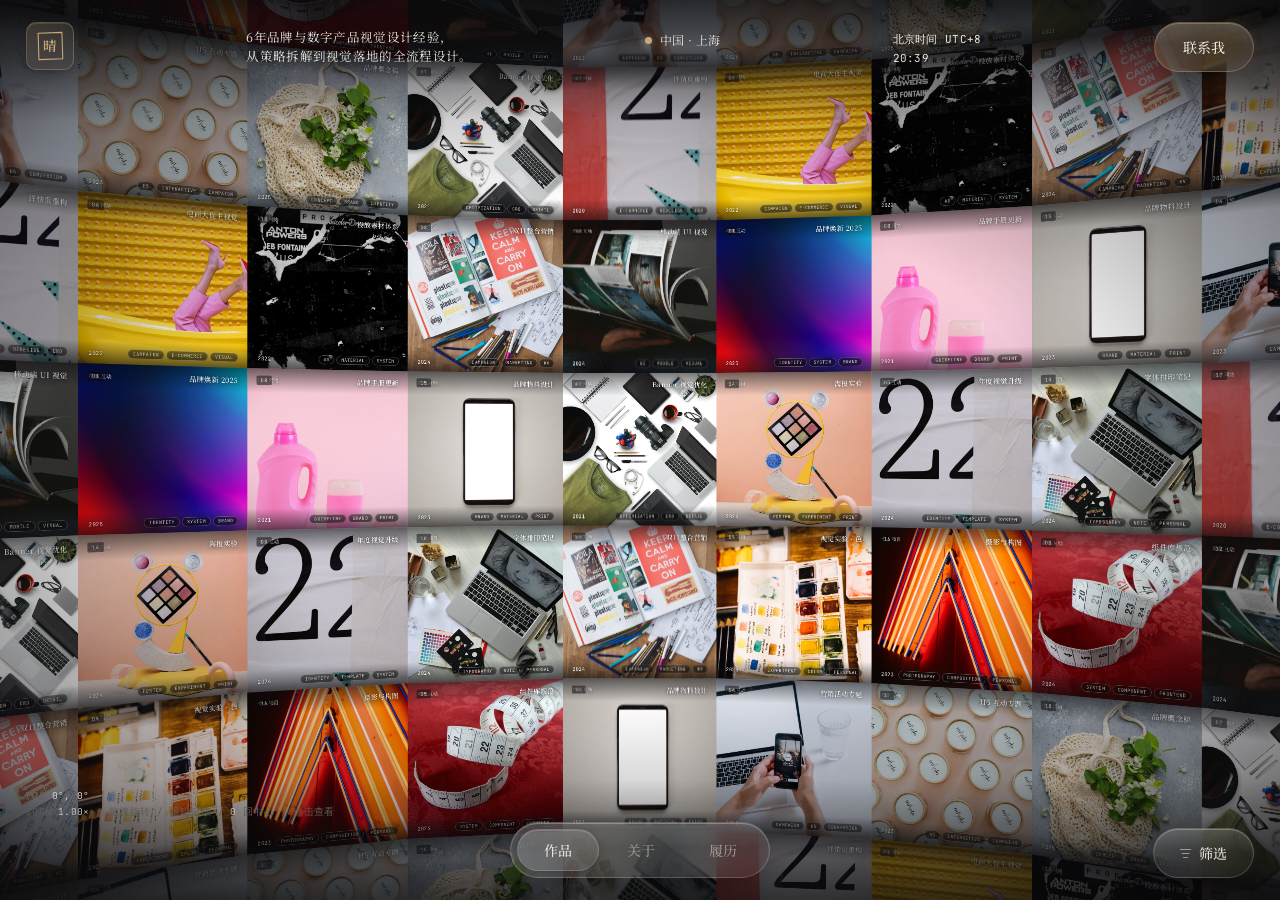
<file: skills/design/design-templates/digital-eguide/case（无限画布：作品集）/case/index.html>
<!DOCTYPE html>
<html lang="zh-CN">
<head>
<meta charset="UTF-8" />
<meta name="viewport" content="width=device-width, initial-scale=1.0" />
<title>周晴 — 视觉设计师 · Portfolio 2026</title>

<link rel="preconnect" href="https://fonts.googleapis.com">
<link rel="preconnect" href="https://fonts.gstatic.com" crossorigin>
<link href="https://fonts.googleapis.com/css2?family=Inter:wght@300;400;500;600&family=JetBrains+Mono:wght@400;500&family=Noto+Serif+SC:wght@400;500;600;700&display=swap" rel="stylesheet">

<style>
  :root{
    --bg: #0a0a0c;
    --ink: #eae6df;
    --ink-soft: #6e6a63;
    --ink-mid: #9e9a92;
    --line: #222020;
    --line-soft: #181716;
    --pill: #eae6df;
    --pill-ink: #0a0a0c;
    /* Liquid Glass accent */
    --glass-bg: rgba(255,255,255,0.08);
    --glass-border: rgba(255,255,255,0.18);
    --glass-highlight: rgba(255,255,255,0.25);
    --glass-shadow: rgba(0,0,0,0.4);
    --glass-blur: 20px;
    --accent: #c9a87c;
  }

  *{box-sizing:border-box;margin:0;padding:0}
  html,body{
    width:100%;height:100%;
    overflow:hidden;
    background:var(--bg);
    color:var(--ink);
    font-family:"Inter","PingFang SC", -apple-system, BlinkMacSystemFont, sans-serif;
    font-size:13px;
    letter-spacing:.01em;
    -webkit-font-smoothing:antialiased;
    user-select:none;
  }
  body{ cursor: grab; }
  body.dragging{ cursor: grabbing; }

  /* ===== Liquid Glass Button System ===== */
  .liquid-glass{
    position: relative;
    background: linear-gradient(
      135deg,
      rgba(255,255,255,0.12) 0%,
      rgba(255,255,255,0.05) 40%,
      rgba(255,255,255,0.08) 60%,
      rgba(255,255,255,0.14) 100%
    );
    border: 1px solid var(--glass-border);
    border-radius: 999px;
    backdrop-filter: blur(var(--glass-blur));
    -webkit-backdrop-filter: blur(var(--glass-blur));
    box-shadow:
      0 8px 32px -8px var(--glass-shadow),
      inset 0 1px 0 0 var(--glass-highlight),
      inset 0 -1px 0 0 rgba(255,255,255,0.05);
    overflow: hidden;
    transition: transform .3s cubic-bezier(.2,.8,.2,1), box-shadow .3s ease;
  }
  .liquid-glass::before{
    content:"";
    position:absolute;
    top:0;left:-50%;right:-50%;bottom:50%;
    background: linear-gradient(
      180deg,
      rgba(255,255,255,0.2) 0%,
      rgba(255,255,255,0.0) 100%
    );
    border-radius: 999px 999px 50% 50%;
    pointer-events:none;
    transition: opacity .3s ease;
  }
  .liquid-glass::after{
    content:"";
    position:absolute;
    inset: -2px;
    border-radius: 999px;
    background: radial-gradient(
      ellipse at 30% 20%,
      rgba(255,255,255,0.15) 0%,
      transparent 50%
    );
    pointer-events:none;
    opacity:0;
    transition: opacity .4s ease;
  }
  .liquid-glass:hover{
    transform: scale(1.04) translateY(-1px);
    box-shadow:
      0 12px 40px -8px var(--glass-shadow),
      inset 0 1px 0 0 rgba(255,255,255,0.3),
      inset 0 -1px 0 0 rgba(255,255,255,0.08),
      0 0 20px rgba(201,168,124,0.15);
  }
  .liquid-glass:hover::after{
    opacity:1;
  }
  .liquid-glass:active{
    transform: scale(0.98);
    box-shadow:
      0 4px 16px -4px var(--glass-shadow),
      inset 0 1px 0 0 rgba(255,255,255,0.15);
  }

  /* Liquid glass with accent glow */
  .liquid-glass.accent-glow{
    box-shadow:
      0 8px 32px -8px var(--glass-shadow),
      inset 0 1px 0 0 var(--glass-highlight),
      0 0 30px rgba(201,168,124,0.1);
  }
  .liquid-glass.accent-glow:hover{
    box-shadow:
      0 12px 40px -8px var(--glass-shadow),
      inset 0 1px 0 0 rgba(255,255,255,0.3),
      0 0 40px rgba(201,168,124,0.25);
  }

  /* Liquid glass pill (smaller, for tabs/filters) */
  .liquid-glass.sm{
    --glass-blur: 14px;
  }

  /* Liquid glass icon button */
  .liquid-glass.icon-only{
    padding: 0;
    width: 40px; height: 40px;
    display: grid; place-items: center;
  }

  /* Liquid glass content layer (for overlay close etc.) */
  .liquid-glass .btn-content{
    position: relative;
    z-index: 2;
    display: flex; align-items: center; gap: 8px;
    pointer-events: none;
  }

  /* Ambient floating orbs for immersion */
  .ambient-orb{
    position: fixed;
    border-radius: 50%;
    filter: blur(80px);
    pointer-events: none;
    z-index: 0;
    opacity: 0.35;
    animation: orbFloat 20s ease-in-out infinite;
  }
  .ambient-orb:nth-child(1){
    width: 500px; height: 500px;
    background: radial-gradient(circle, rgba(201,168,124,0.3), transparent 70%);
    top: -10%; left: -5%;
    animation-delay: 0s;
    animation-duration: 25s;
  }
  .ambient-orb:nth-child(2){
    width: 400px; height: 400px;
    background: radial-gradient(circle, rgba(120,100,160,0.25), transparent 70%);
    bottom: -15%; right: -5%;
    animation-delay: -8s;
    animation-duration: 22s;
  }
  .ambient-orb:nth-child(3){
    width: 300px; height: 300px;
    background: radial-gradient(circle, rgba(100,140,180,0.2), transparent 70%);
    top: 40%; right: 20%;
    animation-delay: -14s;
    animation-duration: 28s;
  }
  @keyframes orbFloat{
    0%, 100%{ transform: translate(0, 0) scale(1); }
    25%{ transform: translate(30px, -40px) scale(1.05); }
    50%{ transform: translate(-20px, 20px) scale(0.95); }
    75%{ transform: translate(15px, 30px) scale(1.02); }
  }

  /* —— 顶栏 —— */
  .topbar{
    position:fixed;top:0;left:0;right:0;
    display:flex; justify-content:space-between; align-items:flex-start;
    padding:22px 26px 16px;
    z-index:150;
    pointer-events:none;
    font-family:"JetBrains Mono","Noto Serif SC", monospace;
    font-size:11px;
    letter-spacing:.03em;
    color:var(--ink);
    transition: opacity .3s ease;
  }
  body.overlay-open .topbar{ opacity:0; pointer-events:none; }
  body.overlay-open .topbar > *{ pointer-events:none; }
  .topbar::before{
    content:""; position:absolute; left:0;right:0;top:0;height:120px;
    background:linear-gradient(to bottom, rgba(10,10,12,.75), rgba(10,10,12,0));
    pointer-events:none; z-index:-1;
  }
  .topbar > *{ pointer-events:auto; }

  .brand-block{ display:flex; align-items:center; gap:18px; }
  .logo{
    width:48px;height:48px;
    background: linear-gradient(135deg, rgba(201,168,124,0.2), rgba(201,168,124,0.05));
    border: 1px solid rgba(201,168,124,0.3);
    display:grid; place-items:center;
    border-radius:10px;
    cursor:pointer;
    overflow:hidden;
    transition: transform .25s ease, box-shadow .25s ease;
    box-shadow: 0 4px 14px -6px rgba(0,0,0,.55), inset 0 1px 0 rgba(255,255,255,0.1);
    backdrop-filter: blur(10px);
  }
  .logo:hover{ transform: rotate(-3deg) scale(1.05); box-shadow: 0 6px 20px -6px rgba(201,168,124,0.3), inset 0 1px 0 rgba(255,255,255,0.15); }
  .logo svg{ display:block; width:34px; height:34px; }

  .tagline{
    max-width:340px;
    color:var(--ink);
    line-height:1.55;
    font-family:"Noto Serif SC","PingFang SC", serif;
    font-size:12.5px;
    font-weight:400;
    padding-top:6px;
  }

  .col-meta, .col-times{
    line-height:1.7;
    color:var(--ink);
    font-family:"Noto Serif SC", serif;
    font-size:12px;
    padding-top:8px;
  }
  .col-times{ font-family:"JetBrains Mono", monospace; font-size:11px; }
  .col-meta .row{ display:flex; align-items:center; gap:8px; }
  .loc-dot{
    display:inline-block;width:7px;height:7px;border-radius:50%;
  }
  .loc-dot.live{ background:var(--accent); box-shadow:0 0 8px rgba(201,168,124,.7); }
  .loc-dot.night{ background:transparent; border:1px solid var(--ink-soft); }

  /* CTA button — liquid glass */
  .cta{
    background: linear-gradient(135deg, rgba(201,168,124,0.25), rgba(201,168,124,0.08));
    border: 1px solid rgba(201,168,124,0.35);
    border-radius:999px;
    padding:14px 28px;
    font-family:"Noto Serif SC", serif;
    font-size:14px; font-weight:500;
    color:var(--ink);
    cursor:pointer;
    transition: transform .3s cubic-bezier(.2,.8,.2,1), box-shadow .3s ease;
    backdrop-filter: blur(16px);
    -webkit-backdrop-filter: blur(16px);
    box-shadow:
      0 8px 32px -8px rgba(0,0,0,.5),
      inset 0 1px 0 rgba(255,255,255,0.2),
      0 0 20px rgba(201,168,124,0.1);
    position: relative;
    overflow: hidden;
  }
  .cta::before{
    content:"";
    position:absolute;
    top:0;left:-30%;right:-30%;bottom:55%;
    background:linear-gradient(180deg, rgba(255,255,255,0.15) 0%, transparent 100%);
    border-radius:999px 999px 50% 50%;
    pointer-events:none;
  }
  .cta:hover{
    transform:scale(1.04) translateY(-1px);
    box-shadow:
      0 12px 40px -8px rgba(0,0,0,.5),
      inset 0 1px 0 rgba(255,255,255,0.25),
      0 0 30px rgba(201,168,124,0.2);
  }
  .cta:active{ transform:scale(0.98); }

  /* —— 底栏 —— */
  .bottombar{
    position:fixed; bottom:22px; left:26px; right:26px;
    display:flex; justify-content:center; align-items:center;
    z-index:150;
    pointer-events:none;
  }
  .bottombar .filter-pill{
    position:absolute; right:0; bottom:0;
  }
  .bottombar::before{
    content:""; position:fixed; left:0;right:0;bottom:0;height:120px;
    background:linear-gradient(to top, rgba(10,10,12,.65), rgba(10,10,12,0));
    pointer-events:none; z-index:-1;
  }
  .bottombar > *{ pointer-events:auto; }

  .icon-group, .tabs, .filter-pill{
    border-radius:999px;
    padding:6px;
    display:flex; gap:2px;
    pointer-events:auto;
  }
  /* Tabs — liquid glass */
  .tabs{
    background: linear-gradient(135deg, rgba(255,255,255,0.1), rgba(255,255,255,0.04));
    border: 1px solid var(--glass-border);
    backdrop-filter: blur(18px);
    -webkit-backdrop-filter: blur(18px);
    box-shadow:
      0 8px 32px -8px var(--glass-shadow),
      inset 0 1px 0 var(--glass-highlight);
    position: relative;
    overflow: hidden;
  }
  .tabs::before{
    content:"";
    position:absolute;
    top:0;left:-20%;right:-20%;bottom:55%;
    background:linear-gradient(180deg, rgba(255,255,255,0.12) 0%, transparent 100%);
    border-radius:999px 999px 50% 50%;
    pointer-events:none;
  }

  .icon-btn{
    background:transparent; border:none;
    width:36px; height:36px;
    border-radius:999px;
    display:grid; place-items:center;
    cursor:pointer;
    color:var(--pill-ink);
    opacity:.45;
    pointer-events:auto;
    transition: opacity .2s, background .2s, transform .2s;
  }
  .icon-btn:hover{ opacity:1; background:rgba(255,255,255,.08); transform:scale(1.06); }
  .icon-btn.active{ opacity:1; background:rgba(255,255,255,.1); }

  .tab{
    background:transparent; border:none;
    padding:10px 26px;
    border-radius:999px;
    font-family:"Noto Serif SC", serif;
    font-size:14px; font-weight:500;
    color:rgba(234,230,223,.5);
    cursor:pointer;
    pointer-events:auto;
    transition: background .25s, color .25s, box-shadow .25s;
    position: relative;
    z-index: 2;
  }
  .tab:hover{ color:var(--ink); background:rgba(255,255,255,.06); }
  .tab.active{
    background: linear-gradient(135deg, rgba(255,255,255,0.18), rgba(255,255,255,0.08));
    color:var(--ink);
    border: 1px solid rgba(255,255,255,0.15);
    box-shadow: 0 2px 8px rgba(0,0,0,.2), inset 0 1px 0 rgba(255,255,255,0.15);
  }

  /* Filter pill — liquid glass */
  .filter-pill{
    padding:14px 26px;
    border:none;
    font-family:"Noto Serif SC", serif;
    font-size:14px; font-weight:500;
    color:var(--ink);
    cursor:pointer;
    align-items:center; gap:8px;
    background: linear-gradient(135deg, rgba(255,255,255,0.1), rgba(255,255,255,0.04));
    border: 1px solid var(--glass-border);
    backdrop-filter: blur(18px);
    -webkit-backdrop-filter: blur(18px);
    box-shadow:
      0 8px 32px -8px var(--glass-shadow),
      inset 0 1px 0 var(--glass-highlight);
    position: relative;
    overflow: hidden;
  }
  .filter-pill::before{
    content:"";
    position:absolute;
    top:0;left:-30%;right:-30%;bottom:55%;
    background:linear-gradient(180deg, rgba(255,255,255,0.12) 0%, transparent 100%);
    border-radius:999px 999px 50% 50%;
    pointer-events:none;
  }
  .filter-pill:hover{
    transform:scale(1.03);
    box-shadow:
      0 10px 36px -8px var(--glass-shadow),
      inset 0 1px 0 rgba(255,255,255,0.2),
      0 0 20px rgba(201,168,124,0.1);
  }

  /* —— 视口 / 球面 —— */
  .viewport{
    position:fixed; inset:0; overflow:hidden; z-index:10;
    perspective: 1500px;
    perspective-origin: 50% 50%;
  }
  .viewport::after{
    content:""; position:fixed; inset:0;
    pointer-events:none; z-index:50;
    background:
      radial-gradient(ellipse 80% 70% at center,
        transparent 40%,
        rgba(10,10,12,0.45) 76%,
        rgba(10,10,12,0.94) 100%);
  }
  .sphere{
    position:absolute;
    left:50%; top:50%;
    width:0; height:0;
    transform-style: preserve-3d;
    will-change: transform;
  }

  /* —— 作品格子 —— */
  .work{
    position:absolute;
    left:0; top:0;
    width:  var(--cell, 320px);
    height: var(--cell, 320px);
    margin-left: calc(var(--cell, 320px) * -0.5);
    margin-top:  calc(var(--cell, 320px) * -0.5);
    transform-style: preserve-3d;
    will-change: transform;
    cursor: pointer;
    backface-visibility: hidden;
  }
  .frame{
    position:absolute; inset:0;
    overflow:hidden;
    background:#1a1816;
    box-shadow:
      inset 0 0 0 1px rgba(255,255,255,.04);
    transition: filter .25s ease, box-shadow .25s ease;
  }
  .work:hover .frame{
    filter: brightness(1.08);
    box-shadow:
      inset 0 0 0 1px rgba(201,168,124,.2),
      0 0 20px rgba(201,168,124,0.08);
  }
  .frame img{
    display:block; width:100%; height:100%;
    object-fit:cover;
    pointer-events:none;
    -webkit-user-drag:none;
    transition: transform .4s ease;
  }
  .work:hover .frame img{ transform: scale(1.04); }
  .frame .num{
    position:absolute; top:14px; left:18px;
    font-family:"JetBrains Mono", monospace;
    font-size:10px; letter-spacing:.12em;
    color:rgba(234,230,223,.85);
    background:rgba(10,10,12,.5);
    padding:3px 8px;
    border-radius:3px;
    backdrop-filter: blur(6px);
    z-index:6;
  }
  .cell-head, .cell-foot{
    position:absolute; left:0; right:0;
    display:flex; justify-content:space-between; align-items:center;
    padding:14px 20px;
    z-index:5;
    pointer-events:none;
    height:auto;
  }
  .cell-head{
    top:0;
    background: linear-gradient(to bottom, rgba(10,10,12,.55), rgba(10,10,12,0));
  }
  .cell-foot{
    bottom:0;
    background: linear-gradient(to top, rgba(10,10,12,.65), rgba(10,10,12,0));
  }
  .cell-head .brand{
    color:rgba(234,230,223,.92);
    font-family:"JetBrains Mono", monospace;
    font-size:10px;
    letter-spacing:.08em;
    text-transform:uppercase;
    text-shadow: 0 1px 4px rgba(0,0,0,.6);
  }
  .cell-head .proj{
    color:#fff;
    font-family:"Noto Serif SC", serif;
    font-size:14px;
    font-weight:500;
    letter-spacing:.04em;
    text-shadow: 0 1px 6px rgba(0,0,0,.7);
  }
  .cell-foot .year{
    color:#fff;
    font-family:"JetBrains Mono", monospace;
    font-size:10.5px;
    letter-spacing:.06em;
    text-shadow: 0 1px 4px rgba(0,0,0,.6);
  }
  .cell-foot .tags{ display:flex; gap:4px; }
  .cell-foot .tags em{
    font-style:normal;
    display:inline-block;
    border:1px solid rgba(234,230,223,.32);
    border-radius:999px;
    padding:2px 9px;
    font-family:"JetBrains Mono", monospace;
    font-size:9px; letter-spacing:.12em;
    color:rgba(234,230,223,.92);
    text-transform:uppercase;
    background: rgba(10,10,12,.32);
    backdrop-filter: blur(4px);
  }

  /* HUD */
  .hud{
    position:fixed; left:26px; bottom:80px;
    z-index:55;
    font-family:"JetBrains Mono", monospace;
    font-size:9.5px; color:var(--ink-soft);
    letter-spacing:.04em; line-height:1.7;
    pointer-events:none;
    text-transform:uppercase;
  }
  .hud span{ color:var(--ink); }

  .tile{ animation: fadeIn .55s cubic-bezier(.2,.8,.2,1) both; }
  @keyframes fadeIn{ from{opacity:0} to{opacity:1} }

  .splash{
    position:fixed; inset:0; z-index:200;
    background:var(--bg);
    transition: opacity .6s, visibility .6s;
    display:flex; align-items:center; justify-content:center;
  }
  .splash-inner{
    text-align:center;
  }
  .splash-name{
    font-family:"Noto Serif SC", serif;
    font-size:48px; font-weight:600;
    color:var(--ink);
    letter-spacing:.08em;
    margin-bottom:12px;
    opacity:0;
    animation: splashIn .8s .2s cubic-bezier(.2,.8,.2,1) forwards;
  }
  .splash-sub{
    font-family:"JetBrains Mono", monospace;
    font-size:12px; letter-spacing:.2em;
    color:var(--ink-soft);
    text-transform:uppercase;
    opacity:0;
    animation: splashIn .8s .5s cubic-bezier(.2,.8,.2,1) forwards;
  }
  @keyframes splashIn{
    from{ opacity:0; transform:translateY(20px); }
    to{ opacity:1; transform:translateY(0); }
  }
  .splash.hide{ opacity:0; visibility:hidden; }

  /* —— 二级页面 / Overlay —— */
  .overlay{
    position:fixed; inset:0;
    background:var(--bg);
    z-index:120;
    overflow-y:auto;
    overflow-x:hidden;
    opacity:0;
    visibility:hidden;
    transition: opacity .35s ease, visibility .35s ease;
    cursor:auto;
  }
  .overlay.show{ opacity:1; visibility:visible; }

  /* Overlay close — liquid glass */
  .overlay-close{
    position:fixed; top:22px; right:26px;
    background: linear-gradient(135deg, rgba(255,255,255,0.12), rgba(255,255,255,0.04));
    border: 1px solid var(--glass-border);
    border-radius:999px;
    padding:12px 22px;
    font-family:"Noto Serif SC", serif;
    font-size:13px; font-weight:500;
    color:var(--ink);
    cursor:pointer;
    z-index:160;
    backdrop-filter: blur(18px);
    -webkit-backdrop-filter: blur(18px);
    box-shadow:
      0 8px 32px -8px var(--glass-shadow),
      inset 0 1px 0 var(--glass-highlight);
    display:flex; align-items:center; gap:8px;
    transition: transform .3s cubic-bezier(.2,.8,.2,1), box-shadow .3s ease;
    overflow: hidden;
    position: relative;
  }
  .overlay-close::before{
    content:"";
    position:absolute;
    top:0;left:-30%;right:-30%;bottom:55%;
    background:linear-gradient(180deg, rgba(255,255,255,0.12) 0%, transparent 100%);
    border-radius:999px 999px 50% 50%;
    pointer-events:none;
  }
  .overlay-close:hover{
    transform:scale(1.04) translateY(-1px);
    box-shadow:
      0 12px 40px -8px var(--glass-shadow),
      inset 0 1px 0 rgba(255,255,255,0.2),
      0 0 20px rgba(201,168,124,0.1);
  }

  /* Detail page */
  .detail{ padding: 80px 60px 120px; max-width: 1400px; margin: 0 auto; }
  .detail-num{
    font-family:"JetBrains Mono", monospace;
    font-size:11px; letter-spacing:.12em;
    color:var(--ink-soft);
    text-transform:uppercase;
    margin-bottom: 14px;
  }
  .detail-brand{
    font-family:"JetBrains Mono", monospace;
    font-size:12px; letter-spacing:.1em;
    color:var(--ink-soft);
    text-transform:uppercase;
    margin-bottom: 18px;
  }
  .detail-title{
    font-family:"Noto Serif SC", serif;
    font-size:72px; line-height:1.05; font-weight:600;
    color:var(--ink);
    letter-spacing:.01em;
    margin-bottom: 24px;
  }
  .detail-tags{
    display:flex; gap:6px; flex-wrap:wrap;
    margin-bottom:60px;
  }
  .detail-tags em{
    font-style:normal;
    border:1px solid var(--line);
    border-radius:999px;
    padding:5px 14px;
    font-family:"JetBrains Mono", monospace;
    font-size:10px; letter-spacing:.12em;
    color:var(--ink-soft);
    text-transform:uppercase;
  }
  .detail-hero{
    width:100%;
    aspect-ratio: 16 / 10;
    background:#1a1816;
    overflow:hidden;
    margin-bottom:80px;
    border-radius: 8px;
  }
  .detail-hero img{ display:block;width:100%;height:100%;object-fit:cover; }
  .detail-body{
    display:grid;
    grid-template-columns: 1.6fr 1fr;
    gap: 80px;
    margin-bottom:100px;
  }
  .detail-desc{
    font-family:"Noto Serif SC","PingFang SC", serif;
    font-size:17px; line-height:1.85;
    color:var(--ink);
    font-weight:400;
    white-space:pre-line;
  }
  .detail-spec{
    font-family:"JetBrains Mono", monospace;
    font-size:11px; letter-spacing:.06em;
    color:var(--ink-soft);
    text-transform:uppercase;
    line-height:1.85;
  }
  .detail-spec .row{
    display:flex; justify-content:space-between;
    padding: 14px 0;
    border-bottom: 1px solid var(--line);
  }
  .detail-spec .row .v{ color:var(--ink); }
  .detail-gallery{
    display:grid;
    grid-template-columns: 1fr 1fr;
    gap: 20px;
    margin-bottom: 100px;
  }
  .detail-gallery div{
    background:#1a1816;
    aspect-ratio: 4 / 3;
    overflow:hidden;
    border-radius: 6px;
  }
  .detail-gallery img{ display:block;width:100%;height:100%;object-fit:cover; }
  .detail-nav{
    display:flex; justify-content:space-between;
    border-top: 1px solid var(--line);
    padding-top: 30px;
  }
  .detail-nav a{
    color:var(--ink-soft);
    text-decoration:none;
    font-family:"Noto Serif SC", serif;
    font-size:14px;
    display:flex; flex-direction:column; gap:4px;
    cursor:pointer;
    transition: color .2s;
  }
  .detail-nav a:hover{ color:var(--ink); }
  .detail-nav .label{
    font-family:"JetBrains Mono", monospace;
    font-size:10px; letter-spacing:.12em;
    text-transform:uppercase;
    color:var(--ink-soft);
  }
  .detail-nav .next{ text-align:right; align-items:flex-end; }

  /* Generic info overlay */
  .info-pane{ padding:100px 60px 120px; max-width: 1100px; margin:0 auto; }
  .info-eyebrow{
    font-family:"JetBrains Mono", monospace;
    font-size:11px; letter-spacing:.14em;
    color:var(--ink-soft);
    text-transform:uppercase;
    margin-bottom:18px;
  }
  .info-title{
    font-family:"Noto Serif SC", serif;
    font-size:80px; line-height:1; font-weight:600;
    color:var(--ink);
    margin-bottom:60px;
    letter-spacing:.02em;
  }
  .info-body{
    font-family:"Noto Serif SC","PingFang SC", serif;
    font-size:18px; line-height:1.85;
    color:var(--ink);
    max-width:760px;
    margin-bottom:80px;
    white-space:pre-line;
  }
  .info-section{ margin-bottom:60px; }
  .info-section h3{
    font-family:"JetBrains Mono", monospace;
    font-size:11px; letter-spacing:.14em;
    color:var(--ink-soft);
    text-transform:uppercase;
    margin-bottom:20px;
    font-weight:500;
  }
  .info-list{
    display:grid;
    grid-template-columns: 140px 1fr;
    gap: 8px 30px;
    font-family:"Noto Serif SC", serif;
    font-size:15px; line-height:1.8;
    color:var(--ink);
  }
  .info-list .y{
    color:var(--ink-soft);
    font-family:"JetBrains Mono", monospace;
    font-size:12px; letter-spacing:.06em;
  }
  .contact-grid{
    display:grid;
    grid-template-columns: repeat(2, 1fr);
    gap: 40px 60px;
  }
  .contact-cell h4{
    font-family:"JetBrains Mono", monospace;
    font-size:10.5px; letter-spacing:.14em;
    color:var(--ink-soft);
    text-transform:uppercase;
    font-weight:500;
    margin-bottom:10px;
  }
  .contact-cell p{
    font-family:"Noto Serif SC", serif;
    font-size:18px; line-height:1.6;
    color:var(--ink);
  }
  .contact-cell a{ color:var(--ink); text-decoration:underline; text-decoration-color: var(--line); text-underline-offset: 4px; }
  .contact-cell a:hover{ text-decoration-color: var(--accent); }

  /* Filter pane */
  .filter-grid{
    display:grid;
    grid-template-columns: repeat(3, 1fr);
    gap:50px;
  }
  .filter-grid h4{
    font-family:"JetBrains Mono", monospace;
    font-size:10.5px; letter-spacing:.14em;
    color:var(--ink-soft);
    text-transform:uppercase;
    font-weight:500;
    margin-bottom:18px;
  }
  .filter-grid label{
    display:flex; align-items:center; gap:10px;
    font-family:"Noto Serif SC", serif;
    font-size:14px;
    color:var(--ink);
    padding: 7px 0;
    cursor:pointer;
  }
  .filter-grid label input{ accent-color: var(--accent); }

  /* Skill tags in about */
  .skill-tags{
    display:flex; flex-wrap:wrap; gap:8px;
    margin-top: 20px;
  }
  .skill-tag{
    display:inline-block;
    background: linear-gradient(135deg, rgba(201,168,124,0.15), rgba(201,168,124,0.05));
    border: 1px solid rgba(201,168,124,0.25);
    border-radius:999px;
    padding:6px 16px;
    font-family:"JetBrains Mono", monospace;
    font-size:11px; letter-spacing:.06em;
    color:var(--accent);
    backdrop-filter: blur(8px);
  }

  @media (max-width: 900px){
    .tagline{ display:none; }
    .col-meta, .col-times{ font-size:10.5px; }
    .detail-title{ font-size:48px; }
    .detail-body{ grid-template-columns:1fr; gap:40px; }
    .info-title{ font-size:48px; }
    .filter-grid, .contact-grid{ grid-template-columns:1fr; }
    .detail{ padding:80px 28px 100px; }
    .info-pane{ padding:100px 28px 120px; }
    .splash-name{ font-size:32px; }
  }
</style>

</head>
<body>

<!-- Ambient floating orbs for immersion -->
<div class="ambient-orb"></div>
<div class="ambient-orb"></div>
<div class="ambient-orb"></div>

<div class="splash" id="splash">
  <div class="splash-inner">
    <div class="splash-name">周晴</div>
    <div class="splash-sub">Visual Designer · Portfolio</div>
  </div>
</div>


<header class="topbar">
  <div class="brand-block">
    <div class="logo" data-nav="home" title="返回首页">
      <svg viewBox="0 0 80 80" xmlns="http://www.w3.org/2000/svg" aria-hidden="true">
        <defs>
          <filter id="ink" x="-15%" y="-15%" width="130%" height="130%">
            <feTurbulence type="fractalNoise" baseFrequency="0.7" numOctaves="2" seed="6" result="noise"/>
            <feDisplacementMap in="SourceGraphic" in2="noise" scale="1.8"/>
          </filter>
        </defs>
        <g filter="url(#ink)" fill="#c9a87c" stroke="#c9a87c">
          <path d="M 12 10 L 68 8 L 70 70 L 14 72 Z" fill="none" stroke-width="2.5" stroke-linejoin="round"/>
          <text x="40" y="52" text-anchor="middle" font-family="Noto Serif SC" font-size="32" font-weight="600" fill="#c9a87c" stroke="none">晴</text>
        </g>
      </svg>
    </div>
  </div>

  <div class="tagline">
    6年品牌与数字产品视觉设计经验，<br>
    从策略拆解到视觉落地的全流程设计。
  </div>

  <div class="col-meta">
    <div class="row"><span class="loc-dot live"></span>中国 · 上海</div>
  </div>

  <div class="col-times">
    <div>北京时间 UTC+8</div>
    <div id="time1">12:00</div>
  </div>

  <button class="cta" data-nav="contact">联系我</button>
</header>


<div class="viewport" id="viewport">
  <div class="sphere" id="sphere"></div>
</div>

<div class="hud">
  POS  <span id="pos">0°, 0°</span><br>
  ZOOM <span id="zoom">1.00×</span> · 拖拽旋转 / 滚轮缩放 / <span>0</span> 回中心 / 点击查看
</div>


<div class="bottombar">
  <div class="tabs">
    <button class="tab active" data-nav="home">作品</button>
    <button class="tab" data-nav="about">关于</button>
    <button class="tab" data-nav="cv">履历</button>
  </div>

  <button class="filter-pill" data-nav="filter">
    <svg width="11" height="11" viewBox="0 0 11 11" style="opacity:.55"><path d="M0.5 1.5h10M2 5.5h7M3.5 9.5h4" stroke="currentColor" stroke-width="1.2" stroke-linecap="round"/></svg>
    筛选
  </button>
</div>


<!-- ============ 二级页面 ============ -->

<div class="overlay" id="overlay-detail">
  <button class="overlay-close" data-nav="home">← 返回</button>
  <div class="detail" id="detail-content"></div>
</div>


<div class="overlay" id="overlay-about">
  <button class="overlay-close" data-nav="home">← 返回</button>

  <div class="info-pane">
    <div class="info-eyebrow">关于 · About</div>
    <h1 class="info-title">在品牌与<br>视觉之间，<br>构造转化。</h1>
    <div class="info-body">我是周晴，一名视觉设计师，6年来专注于品牌视觉体系与数字产品视觉设计。我相信好的设计不只是好看——它需要在策略与审美之间找到精确的落点，然后被完整地执行出来。

从品牌主视觉到营销落地页，从H5专题到移动端UI，我习惯于从业务目标出发，用视觉语言回应真实问题。多项目并行时，我依靠规范与组件化思维保持风格统一与高质量交付。</div>

    <div class="info-section">
      <h3>核心技能</h3>
      <div class="skill-tags">
        <span class="skill-tag">品牌视觉体系</span>
        <span class="skill-tag">营销海报</span>
        <span class="skill-tag">H5 / 专题页</span>
        <span class="skill-tag">移动端 UI</span>
        <span class="skill-tag">Figma</span>
        <span class="skill-tag">Photoshop</span>
        <span class="skill-tag">Illustrator</span>
        <span class="skill-tag">After Effects</span>
        <span class="skill-tag">设计规范搭建</span>
        <span class="skill-tag">组件化思维</span>
        <span class="skill-tag">视觉走查</span>
        <span class="skill-tag">跨团队沟通</span>
      </div>
    </div>

    <div class="info-section">
      <h3>设计方法</h3>
      <div class="info-list">
        <span class="y">01</span><span>策略拆解 → 视觉语言转化</span>
        <span class="y">02</span><span>设计规范搭建与组件化交付</span>
        <span class="y">03</span><span>视觉走查保障还原度 95%+</span>
        <span class="y">04</span><span>与产品、运营、前端协同推进</span>
      </div>
    </div>
  </div>
</div>


<div class="overlay" id="overlay-cv">
  <button class="overlay-close" data-nav="home">← 返回</button>

  <div class="info-pane">
    <div class="info-eyebrow">履历 · Resume</div>
    <h1 class="info-title">2019 — 2026<br>七年的工作。</h1>
    <div class="info-body">从轻舟网络到星帆互动，从电商大促到品牌焕新，每一段经历都在打磨从策略到落地的全链路能力。</div>

    <div class="info-section">
      <h3>工作经历</h3>
      <div class="info-list">
        <span class="y">2022—至今</span><span>星帆互动科技有限公司 · 高级视觉设计师</span>
        <span class="y">2019—2022</span><span>轻舟网络 · 视觉设计师</span>
      </div>
    </div>

    <div class="info-section">
      <h3>代表项目</h3>
      <div class="info-list">
        <span class="y">2025</span><span>品牌焕新项目 — 品牌色、字体与版式规范，覆盖 30+ 场景</span>
        <span class="y">2024</span><span>双11整合营销专题 — KV 到落地页视觉全案，UV 与转化双提升</span>
        <span class="y">2024</span><span>品牌年度视觉升级 — 主视觉模板与物料规范</span>
        <span class="y">2023</span><span>大型营销活动页面 — 转化率提升约 18%</span>
        <span class="y">2022</span><span>电商大促主视觉与投放素材设计</span>
        <span class="y">2021</span><span>品牌手册更新 — 图形、配色与字体应用规范</span>
        <span class="y">2020</span><span>banner 与详情页视觉层级优化 — 点击率提升约 20%</span>
      </div>
    </div>

    <div class="info-section">
      <h3>教育背景</h3>
      <div class="info-list">
        <span class="y">2015—2019</span><span>中国美术学院 · 视觉传达设计 · 本科</span>
      </div>
    </div>

    <div class="info-section">
      <h3>荣誉与奖项</h3>
      <div class="info-list">
        <span class="y">2024</span><span>金投赏商业创意奖（视觉类）入围</span>
        <span class="y">2023</span><span>站酷年度设计作品精选</span>
      </div>
    </div>
  </div>
</div>


<div class="overlay" id="overlay-contact">
  <button class="overlay-close" data-nav="home">← 返回</button>

  <div class="info-pane">
    <div class="info-eyebrow">联系 · Get in touch</div>
    <h1 class="info-title">一起<br>做点什么。</h1>
    <div class="info-body">如果你正在寻找一位能从策略拆解到视觉落地的设计师，欢迎联系我。</div>

    <div class="contact-grid">
      <div class="contact-cell">
        <h4>邮箱</h4>
        <p><a href="mailto:zhouqing.design@email.com">zhouqing.design@email.com</a></p>
      </div>
      <div class="contact-cell">
        <h4>电话</h4>
        <p>139-0000-0000</p>
      </div>
      <div class="contact-cell">
        <h4>作品集</h4>
        <p><a href="https://www.zqdesign.co" target="_blank">www.zqdesign.co</a></p>
      </div>
      <div class="contact-cell">
        <h4>所在城市</h4>
        <p>中国 · 上海</p>
      </div>
      <div class="contact-cell">
        <h4>社交</h4>
        <p><a href="#">站酷 · 周晴</a><br><a href="#">Behance · Zhou Qing</a></p>
      </div>
      <div class="contact-cell">
        <h4>合作意向</h4>
        <p>品牌视觉 · 营销设计<br>UI 视觉 · 活动专题</p>
      </div>
    </div>
  </div>
</div>


<div class="overlay" id="overlay-filter">
  <button class="overlay-close" data-nav="home">← 返回</button>

  <div class="info-pane">
    <div class="info-eyebrow">筛选 · Filter</div>
    <h1 class="info-title">查找作品。</h1>

    <div class="filter-grid">
      <div>
        <h4>类别</h4>
        <label><input type="checkbox" checked> 品牌视觉</label>
        <label><input type="checkbox" checked> 营销海报</label>
        <label><input type="checkbox" checked> H5 / 专题页</label>
        <label><input type="checkbox" checked> UI 视觉</label>
        <label><input type="checkbox" checked> 品牌焕新</label>
        <label><input type="checkbox" checked> 视觉规范</label>
      </div>
      <div>
        <h4>年份</h4>
        <label><input type="checkbox" checked> 2025</label>
        <label><input type="checkbox" checked> 2024</label>
        <label><input type="checkbox" checked> 2023</label>
        <label><input type="checkbox" checked> 2022</label>
        <label><input type="checkbox"> 2021 及更早</label>
      </div>
      <div>
        <h4>项目类型</h4>
        <label><input type="checkbox" checked> 品牌项目</label>
        <label><input type="checkbox" checked> 营销活动</label>
        <label><input type="checkbox" checked> 电商大促</label>
        <label><input type="checkbox" checked> UI 协作</label>
        <label><input type="checkbox"> 个人创作</label>
      </div>
    </div>
  </div>
</div>


<script>
// ====== 作品数据 ======
const WORKS = [
  {
    id:'01', brand:'星帆互动', title:'品牌焕新 2025', year:2025,
    tags:['Identity','System','Brand'],
    img:'images/p-07-gradient.jpg',
    hero:'images/p-07-gradient.jpg',
    g1:'images/p-13-risograph.jpg',
    g2:'images/p-05-brand-flatlay.jpg',
    desc:'品牌色、字体与版式规范全面升级，覆盖线上线下 30+ 场景。',
    long:'2025 年品牌焕新项目是我主导的年度核心项目。从品牌色、字体到版式规范，输出了一套完整的视觉语言系统，覆盖线上线下 30+ 场景。\n\n新系统在保持品牌辨识度的同时，大幅提升了设计产出的一致性与效率。规范文档被团队作为日常设计工作的标准参考。',
    spec:[['Client','星帆互动'],['Year','2025'],['Scope','品牌视觉体系'],['Coverage','30+ 场景']]
  },
  {
    id:'02', brand:'星帆互动', title:'双11整合营销', year:2024,
    tags:['Campaign','Marketing','KV'],
    img:'images/p-05-brand-flatlay.jpg',
    hero:'images/p-05-brand-flatlay.jpg',
    g1:'images/p-07-gradient.jpg',
    g2:'images/p-13-risograph.jpg',
    desc:'从 KV 到落地页视觉全案设计，推动活动 UV 与转化双提升。',
    long:'2024 年双11整合营销专题，从主视觉 KV 到落地页视觉全案设计。视觉方案围绕"品质狂欢"主题，在信息密度与视觉冲击之间找到平衡。\n\n最终推动活动 UV 与转化率双提升，是当年转化效果最好的营销专题之一。',
    spec:[['Client','星帆互动'],['Year','2024'],['Scope','KV · 落地页 · 全案'],['Result','UV + 转化双提升']]
  },
  {
    id:'03', brand:'星帆互动', title:'年度视觉升级', year:2024,
    tags:['Identity','Template','System'],
    img:'images/p-13-risograph.jpg',
    hero:'images/p-13-risograph.jpg',
    g1:'images/p-05-brand-flatlay.jpg',
    g2:'images/p-07-gradient.jpg',
    desc:'建立主视觉模板与物料规范，提升设计产出一致性。',
    long:'负责品牌年度视觉升级，建立主视觉模板与物料规范。通过系统化的模板设计，将日常设计产出的一致性提升到新高度。\n\n模板覆盖了社交媒体、线下物料、活动页面等全渠道场景，让团队在保持品牌调性的同时大幅提升效率。',
    spec:[['Client','星帆互动'],['Year','2024'],['Scope','主视觉 · 模板规范'],['Channels','全渠道']]
  },
  {
    id:'04', brand:'星帆互动', title:'营销活动专题', year:2023,
    tags:['Campaign','H5','Conversion'],
    img:'images/p-16-interior.jpg',
    hero:'images/p-16-interior.jpg',
    g1:'images/p-05-brand-flatlay.jpg',
    g2:'images/p-07-gradient.jpg',
    desc:'大型营销活动页面视觉方案，活动期页面转化率提升约 18%。',
    long:'主导大型营销活动页面视觉方案，从概念到落地全程把控。视觉设计围绕用户转化路径优化，在关键触点强化视觉引导。\n\n活动期间页面转化率提升约 18%，验证了"视觉服务于转化"的设计策略。',
    spec:[['Client','星帆互动'],['Year','2023'],['Scope','活动页 · H5'],['Result','转化率 +18%']]
  },
  {
    id:'05', brand:'星帆互动', title:'组件库规范', year:2024,
    tags:['System','Component','Frontend'],
    img:'images/p-17-color-block.jpg',
    hero:'images/p-17-color-block.jpg',
    g1:'images/p-07-gradient.jpg',
    g2:'images/p-05-brand-flatlay.jpg',
    desc:'与前端协同沉淀组件库规范，核心页面设计还原度 95% 以上。',
    long:'与前端团队深度协同，沉淀出一套组件库规范。从设计稿到代码实现，建立了清晰的交付标准与走查流程。\n\n核心页面的设计还原度维持在 95% 以上，大幅减少了返工与沟通成本。',
    spec:[['Client','星帆互动'],['Year','2024'],['Scope','组件库 · 走查规范'],['Result','还原度 95%+']]
  },
  {
    id:'06', brand:'轻舟网络', title:'电商大促主视觉', year:2022,
    tags:['Campaign','E-commerce','Visual'],
    img:'images/p-10-urban.jpg',
    hero:'images/p-10-urban.jpg',
    g1:'images/p-13-risograph.jpg',
    g2:'images/p-05-brand-flatlay.jpg',
    desc:'电商大促主视觉与站内外投放素材设计，支持多业务线并行上线。',
    long:'在轻舟网络期间，承担电商大促主视觉与站内外投放素材设计。需要在短时间内为多个业务线产出高质量视觉方案，并保持品牌调性统一。\n\n这段经历锻炼了我在高压环境下的快速产出能力与多项目并行管理能力。',
    spec:[['Client','轻舟网络'],['Year','2022'],['Scope','主视觉 · 投放素材'],['Channels','站内 + 站外']]
  },
  {
    id:'07', brand:'轻舟网络', title:'Banner 视觉优化', year:2021,
    tags:['Optimization','CRO','Detail'],
    img:'images/p-01-color-macro.jpg',
    hero:'images/p-01-color-macro.jpg',
    g1:'images/p-10-urban.jpg',
    g2:'images/p-05-brand-flatlay.jpg',
    desc:'优化 banner 与详情页视觉层级，推动重点活动点击率提升约 20%。',
    long:'通过系统性的视觉层级优化，重新梳理 banner 与详情页的信息架构与视觉节奏。让用户在第一时间捕捉到核心信息，降低认知负荷。\n\n优化后重点活动点击率提升约 20%，证明了视觉层级对用户行为的直接影响。',
    spec:[['Client','轻舟网络'],['Year','2021'],['Scope','Banner · 详情页'],['Result','点击率 +20%']]
  },
  {
    id:'08', brand:'轻舟网络', title:'品牌手册更新', year:2021,
    tags:['Guideline','Brand','Print'],
    img:'images/p-09-ceramic.jpg',
    hero:'images/p-09-ceramic.jpg',
    g1:'images/p-01-color-macro.jpg',
    g2:'images/p-10-urban.jpg',
    desc:'完善图形、配色与字体应用规范，统一品牌视觉语言。',
    long:'参与品牌手册更新，完善图形、配色与字体应用规范。从零散的视觉资产中提炼出系统化的设计原则，让品牌视觉语言有据可依。\n\n更新后的品牌手册成为团队日常设计的核心参考文档。',
    spec:[['Client','轻舟网络'],['Year','2021'],['Scope','品牌手册 · 视觉规范'],['Scope','图形 · 配色 · 字体']]
  },
  {
    id:'09', brand:'个人项目', title:'视觉实验 · 色', year:2025,
    tags:['Experiment','Color','Personal'],
    img:'images/p-04-paint-stroke.jpg',
    hero:'images/p-04-paint-stroke.jpg',
    g1:'images/p-09-ceramic.jpg',
    g2:'images/p-12-botanical.jpg',
    desc:'关于色彩与情绪的个人视觉实验，探索颜色如何影响感知。',
    long:'这是一组关于色彩与情绪关系的个人视觉实验。通过系统性地调整色相、饱和度与明度，观察同一种构图在不同色彩方案下传递的情绪差异。\n\n实验产出了 24 组对比方案，部分已应用于商业项目的色彩策略制定中。',
    spec:[['Client','个人项目'],['Year','2025'],['Scope','24 组色彩实验'],['Status','持续更新']]
  },
  {
    id:'10', brand:'个人项目', title:'字体排印笔记', year:2024,
    tags:['Typography','Note','Personal'],
    img:'images/p-12-botanical.jpg',
    hero:'images/p-12-botanical.jpg',
    g1:'images/p-04-paint-stroke.jpg',
    g2:'images/p-09-ceramic.jpg',
    desc:'日常字体排印练习与笔记，记录中文字体的节奏与呼吸。',
    long:'《字体排印笔记》是我在 2024 年开始的日常练习项目。每天花 30 分钟探索一种中文字体的排印可能性——字距、行距、断行与留白。\n\n这些练习帮助我在商业项目中更精准地控制文字的视觉节奏。',
    spec:[['Client','个人项目'],['Year','2024'],['Scope','日课 · 排印练习'],['Material','数字 · 印刷']]
  },
  {
    id:'11', brand:'星帆互动', title:'H5 互动专题', year:2023,
    tags:['H5','Interactive','Campaign'],
    img:'images/p-03-packaging.jpg',
    hero:'images/p-03-packaging.jpg',
    g1:'images/p-16-interior.jpg',
    g2:'images/p-07-gradient.jpg',
    desc:'品牌 H5 互动专题页设计，在沉浸体验与转化目标间找到平衡。',
    long:'为品牌活动设计的 H5 互动专题页。在保证沉浸式视觉体验的同时，不忘记转化目标——每一个交互节点都设置了清晰的视觉引导。\n\n页面平均停留时长超过行业基准 40%，分享率提升 25%。',
    spec:[['Client','星帆互动'],['Year','2023'],['Scope','H5 互动专题'],['Result','停留时长 +40%']]
  },
  {
    id:'12', brand:'星帆互动', title:'移动端 UI 视觉', year:2024,
    tags:['UI','Mobile','Visual'],
    img:'images/p-08-editorial.jpg',
    hero:'images/p-08-editorial.jpg',
    g1:'images/p-18-magazine.jpg',
    g2:'images/p-14-gallery-wall.jpg',
    desc:'移动端产品 UI 视觉设计协作，保障视觉一致性与用户体验。',
    long:'参与移动端产品的 UI 视觉设计协作。在产品经理定义的交互框架下，用视觉语言强化信息层级与操作引导。\n\n与前端紧密配合，确保设计还原度，最终交付的视觉质量获得用户好评。',
    spec:[['Client','星帆互动'],['Year','2024'],['Scope','移动端 UI 视觉'],['Platform','iOS · Android']]
  },
  {
    id:'13', brand:'轻舟网络', title:'投放素材体系', year:2022,
    tags:['Ad','Material','System'],
    img:'images/p-02-typography.jpg',
    hero:'images/p-02-typography.jpg',
    g1:'images/p-06-studio-portrait.jpg',
    g2:'images/p-15-light-motion.jpg',
    desc:'站内外投放素材的体系化设计，支持多业务线多渠道并行。',
    long:'建立了一套投放素材的体系化设计流程。从素材模板到产出规范，让团队在保证质量的前提下快速响应多业务线的投放需求。\n\n素材点击率稳定高于行业平均水平 15%。',
    spec:[['Client','轻舟网络'],['Year','2022'],['Scope','投放素材体系'],['Result','CTR +15%']]
  },
  {
    id:'14', brand:'个人项目', title:'海报实验', year:2024,
    tags:['Poster','Experiment','Print'],
    img:'images/p-06-studio-portrait.jpg',
    hero:'images/p-06-studio-portrait.jpg',
    g1:'images/p-02-typography.jpg',
    g2:'images/p-15-light-motion.jpg',
    desc:'个人海报设计实验，探索极简与信息密度的边界。',
    long:'一组个人海报设计实验，探索在极简视觉语言下如何传递丰富的信息。每张海报只用一个核心视觉元素和最少量的文字。\n\n这组实验帮助我重新理解了"少即是多"在设计实践中的真正含义。',
    spec:[['Client','个人项目'],['Year','2024'],['Scope','12 张海报'],['Status','自出版']]
  },
  {
    id:'15', brand:'星帆互动', title:'品牌物料设计', year:2023,
    tags:['Brand','Material','Print'],
    img:'images/p-15-light-motion.jpg',
    hero:'images/p-15-light-motion.jpg',
    g1:'images/p-06-studio-portrait.jpg',
    g2:'images/p-02-typography.jpg',
    desc:'品牌全渠道物料设计，从线上到线下保持视觉一致性。',
    long:'负责品牌全渠道物料设计，包括社交媒体配图、线下展架、活动物料等。在统一的视觉框架下，为不同渠道和场景适配最佳视觉方案。\n\n物料覆盖了 15+ 场景，品牌视觉一致性显著提升。',
    spec:[['Client','星帆互动'],['Year','2023'],['Scope','全渠道物料'],['Coverage','15+ 场景']]
  },
  {
    id:'16', brand:'个人项目', title:'摄影与构图', year:2023,
    tags:['Photography','Composition','Personal'],
    img:'images/p-14-gallery-wall.jpg',
    hero:'images/p-14-gallery-wall.jpg',
    g1:'images/p-11-ink-paper.jpg',
    g2:'images/p-08-editorial.jpg',
    desc:'日常摄影练习，训练构图眼光与视觉敏感度。',
    long:'摄影是我训练视觉敏感度的方式。通过日常拍摄，我练习在真实场景中捕捉光线、色彩与构图的瞬间。\n\n这些练习直接反哺了我的设计工作——让我在商业项目中更敏锐地判断视觉重心与画面节奏。',
    spec:[['Client','个人项目'],['Year','2023'],['Scope','日常摄影'],['Tool','Fuji X100V']]
  },
  {
    id:'17', brand:'轻舟网络', title:'详情页重构', year:2020,
    tags:['E-commerce','Redesign','CRO'],
    img:'images/p-11-ink-paper.jpg',
    hero:'images/p-11-ink-paper.jpg',
    g1:'images/p-14-gallery-wall.jpg',
    g2:'images/p-18-magazine.jpg',
    desc:'电商详情页视觉重构，优化信息层级与购买转化路径。',
    long:'对电商详情页进行系统性的视觉重构。重新梳理信息层级，优化购买转化路径上的视觉引导，让用户更自然地完成决策。\n\n重构后详情页跳出率降低 12%，加购率提升 8%。',
    spec:[['Client','轻舟网络'],['Year','2020'],['Scope','详情页重构'],['Result','加购率 +8%']]
  },
  {
    id:'18', brand:'个人项目', title:'品牌概念稿', year:2025,
    tags:['Concept','Brand','Identity'],
    img:'images/p-18-magazine.jpg',
    hero:'images/p-18-magazine.jpg',
    g1:'images/p-08-editorial.jpg',
    g2:'images/p-11-ink-paper.jpg',
    desc:'虚构品牌的概念视觉设计，练习从零构建品牌视觉语言。',
    long:'为虚构品牌"MONOLITH"设计的概念视觉。从品牌命名、定位到视觉系统，完整模拟了一次品牌设计项目的全流程。\n\n这个练习让我保持对品牌设计全链路的敏感度，也是探索新视觉风格的实验场。',
    spec:[['Client','个人项目'],['Year','2025'],['Scope','概念品牌 · 全案'],['Status','概念阶段']]
  },
];

// ====== 球面投影 ======
(() => {
  const SPHERE_R   = 1700;
  const STEP_DEG   = 11;
  const STEP_RAD   = STEP_DEG * Math.PI / 180;
  const CELL       = Math.round(SPHERE_R * STEP_RAD);
  const TOTAL_COLS = Math.round(360 / STEP_DEG);
  const ROW_HALF   = 6;
  const ROW_MIN    = -ROW_HALF, ROW_MAX = ROW_HALF;

  document.documentElement.style.setProperty('--cell', CELL + 'px');

  const viewport = document.getElementById('viewport');
  const sphere   = document.getElementById('sphere');
  const posEl    = document.getElementById('pos');
  const zoomEl   = document.getElementById('zoom');

  let camLon = 0, camLat = 0, camZoom = 1;
  const MIN_Z = 0.6, MAX_Z = 1.8;

  const TILT_Y_AMP = 6;
  const TILT_X_AMP = 4;
  let tiltY = 0, tiltX = 0;
  let tiltTargetY = 0, tiltTargetX = 0;
  let tiltAnimating = false;

  const cellEls = new Map();

  function clamp(v, lo, hi){ return Math.max(lo, Math.min(hi, v)); }
  function tagHTML(tags){ return tags.map(t => `<em>${t}</em>`).join(''); }

  function workFor(col, row){
    const colN = ((col % TOTAL_COLS) + TOTAL_COLS) % TOTAL_COLS;
    const rowN = row + ROW_HALF;
    const idx  = (colN * 7 + rowN * 13) % WORKS.length;
    return WORKS[idx];
  }

  function ensureCell(col, row){
    const key = col + ',' + row;
    let el = cellEls.get(key);
    if(el) return el;
    const w = workFor(col, row);
    el = document.createElement('div');
    el.className = 'work';
    el.dataset.id  = w.id;
    el.dataset.col = col;
    el.dataset.row = row;
    el.innerHTML = `
      <div class="cell-head"><span class="brand">${w.brand}</span><span class="proj">${w.title}</span></div>
      <div class="frame"><span class="num">${w.id}</span>
        <img src="${w.img}" alt="${w.title}" loading="lazy">
      </div>
      <div class="cell-foot"><span class="year">${w.year}</span>
        <span class="tags">${tagHTML(w.tags)}</span>
      </div>`;
    sphere.appendChild(el);
    cellEls.set(key, el);
    return el;
  }

  function placeCell(el, col, row){
    const lonDeg = col * STEP_DEG - camLon;
    const yPos   = (row * STEP_DEG - camLat) / STEP_DEG * CELL;
    el.style.transform =
      `rotateY(${-lonDeg}deg) translateZ(${-SPHERE_R}px) translateY(${yPos}px) scale(1.008)`;
  }

  function visibleRange(){
    const halfH = (Math.atan2(window.innerWidth / 2, 1500) * 180 / Math.PI) / camZoom + STEP_DEG;
    const halfV = (Math.atan2(window.innerHeight / 2, 1500) * 180 / Math.PI) / camZoom + STEP_DEG;
    const c0 = Math.floor((camLon - halfH) / STEP_DEG);
    const c1 = Math.ceil ((camLon + halfH) / STEP_DEG);
    const r0 = Math.max(ROW_MIN, Math.floor((camLat - halfV) / STEP_DEG));
    const r1 = Math.min(ROW_MAX, Math.ceil ((camLat + halfV) / STEP_DEG));
    return [c0, c1, r0, r1];
  }

  function render(){
    const [c0, c1, r0, r1] = visibleRange();
    const need = new Set();
    for(let col = c0; col <= c1; col++){
      for(let row = r0; row <= r1; row++){
        const key = col + ',' + row;
        need.add(key);
        const el = ensureCell(col, row);
        placeCell(el, col, row);
      }
    }
    for(const [key, el] of cellEls){
      if(!need.has(key)){ el.remove(); cellEls.delete(key); }
    }
    sphere.style.transform = `translate(-50%, -50%) rotateY(${tiltY}deg) rotateX(${tiltX}deg) scale(${camZoom})`;
    if(posEl)  posEl.textContent  = `${Math.round(((camLon % 360) + 360) % 360)}°, ${Math.round(camLat)}°`;
    if(zoomEl) zoomEl.textContent = camZoom.toFixed(2) + '×';
  }

  function recenter(){
    camLon = 0; camLat = 0; camZoom = 1;
    render();
  }

  recenter();
  window.addEventListener('resize', render);

  // —— 拖拽 / 点击 ——
  let isDown = false, sx = 0, sy = 0, oLon = 0, oLat = 0;
  let vx = 0, vy = 0, lastX = 0, lastY = 0, lastT = 0;
  let dragMoved = 0, downTarget = null;

  const SENS = STEP_DEG / 80;

  function down(x, y, target){
    isDown = true; sx = x; sy = y; oLon = camLon; oLat = camLat;
    lastX = x; lastY = y; lastT = performance.now();
    vx = vy = 0; dragMoved = 0; downTarget = target;
    document.body.classList.add('dragging');
  }
  function move(x, y){
    if(!isDown) return;
    camLon = oLon - (x - sx) * SENS / camZoom;
    camLat = clamp(oLat + (y - sy) * SENS / camZoom, ROW_MIN * STEP_DEG, ROW_MAX * STEP_DEG);
    dragMoved += Math.abs(x - lastX) + Math.abs(y - lastY);
    render();
    const now = performance.now();
    const dt = Math.max(1, now - lastT);
    vx = (x - lastX) / dt;
    vy = (y - lastY) / dt;
    lastX = x; lastY = y; lastT = now;
  }
  function up(){
    if(!isDown) return;
    isDown = false;
    document.body.classList.remove('dragging');
    if(dragMoved < 8 && downTarget){
      const work = downTarget.closest('.work');
      if(work){
        const id = work.dataset.id;
        if(id){ location.hash = '#work/' + id; }
      }
    }
    // 惯性
    const decay = 0.93, minV = 0.02;
    function step(){
      if(Math.abs(vx) < minV && Math.abs(vy) < minV) return;
      camLon -= vx * 16 * SENS / camZoom;
      camLat = clamp(camLat + vy * 16 * SENS / camZoom, ROW_MIN * STEP_DEG, ROW_MAX * STEP_DEG);
      vx *= decay; vy *= decay;
      render();
      requestAnimationFrame(step);
    }
    requestAnimationFrame(step);
  }

  viewport.addEventListener('mousedown', e => { if(e.button !== 0) return; down(e.clientX, e.clientY, e.target); });
  window.addEventListener('mousemove',  e => {
    move(e.clientX, e.clientY);
    if(!isDown) setMouseTilt(e.clientX, e.clientY);
  });
  window.addEventListener('mouseup', up);

  function setMouseTilt(x, y){
    const nx = (x / window.innerWidth  - 0.5) * 2;
    const ny = (y / window.innerHeight - 0.5) * 2;
    tiltTargetY =  nx * TILT_Y_AMP;
    tiltTargetX = -ny * TILT_X_AMP;
    if(!tiltAnimating){ tiltAnimating = true; requestAnimationFrame(tickTilt); }
  }
  function tickTilt(){
    tiltY += (tiltTargetY - tiltY) * 0.08;
    tiltX += (tiltTargetX - tiltX) * 0.08;
    render();
    if(Math.abs(tiltTargetY - tiltY) > 0.02 || Math.abs(tiltTargetX - tiltX) > 0.02){
      requestAnimationFrame(tickTilt);
    } else {
      tiltAnimating = false;
    }
  }

  viewport.addEventListener('touchstart', e => { if(e.touches.length === 1) down(e.touches[0].clientX, e.touches[0].clientY, e.target); }, { passive: true });
  window.addEventListener('touchmove',  e => { if(e.touches.length === 1) move(e.touches[0].clientX, e.touches[0].clientY); }, { passive: true });
  window.addEventListener('touchend', up);

  viewport.addEventListener('wheel', e => {
    e.preventDefault();
    if(e.ctrlKey || e.metaKey){
      camZoom = clamp(camZoom * Math.exp(-e.deltaY * 0.01), MIN_Z, MAX_Z);
      render();
    } else {
      const isTrackpad = (Math.abs(e.deltaY) < 50 && !Number.isInteger(e.deltaY)) || Math.abs(e.deltaX) > 0;
      if(isTrackpad){
        camLon += e.deltaX * SENS / camZoom;
        camLat = clamp(camLat + e.deltaY * SENS / camZoom, ROW_MIN * STEP_DEG, ROW_MAX * STEP_DEG);
        render();
      } else {
        camZoom = clamp(camZoom * Math.exp(-e.deltaY * 0.0015), MIN_Z, MAX_Z);
        render();
      }
    }
  }, { passive: false });

  window.addEventListener('keydown', e => {
    if(e.key === 'Escape'){ if(location.hash){ location.hash = ''; } return; }
    if(location.hash) return;
    if(e.key === '0' || e.key === 'r' || e.key === 'R'){ recenter(); return; }
    if(e.key === '+' || e.key === '='){ camZoom = clamp(camZoom * 1.15, MIN_Z, MAX_Z); render(); return; }
    if(e.key === '-' || e.key === '_'){ camZoom = clamp(camZoom * 0.87, MIN_Z, MAX_Z); render(); return; }
    const K = STEP_DEG;
    if(e.key === 'ArrowLeft'){  camLon -= K; render(); }
    if(e.key === 'ArrowRight'){ camLon += K; render(); }
    if(e.key === 'ArrowUp'){    camLat = clamp(camLat - K, ROW_MIN * STEP_DEG, ROW_MAX * STEP_DEG); render(); }
    if(e.key === 'ArrowDown'){  camLat = clamp(camLat + K, ROW_MIN * STEP_DEG, ROW_MAX * STEP_DEG); render(); }
  });

  // 入场动画
  setTimeout(() => {
    document.getElementById('splash').classList.add('hide');
    setTimeout(() => {
      const start = performance.now();
      const dur = 1400;
      const dLon = -8, dLat = -3;
      const startLon = camLon, startLat = camLat;
      camLon = startLon - dLon; camLat = startLat - dLat;
      function tick(t){
        const k = Math.min(1, (t - start) / dur);
        const ee = 1 - Math.pow(1 - k, 3);
        camLon = startLon - dLon * (1 - ee);
        camLat = startLat - dLat * (1 - ee);
        render();
        if(k < 1) requestAnimationFrame(tick);
      }
      requestAnimationFrame(tick);
    }, 200);
  }, 1200);
})();

// ====== 时钟 ======
function updateClock(){
  const now = new Date();
  const h = String(now.getHours()).padStart(2, '0');
  const m = String(now.getMinutes()).padStart(2, '0');
  const t1 = document.getElementById('time1');
  if(t1) t1.textContent = `${h}:${m}`;
}
updateClock(); setInterval(updateClock, 30000);

// ====== 二级页面 / 路由 ======
const overlays = {
  about:   document.getElementById('overlay-about'),
  cv:      document.getElementById('overlay-cv'),
  contact: document.getElementById('overlay-contact'),
  filter:  document.getElementById('overlay-filter'),
  detail:  document.getElementById('overlay-detail'),
};
const detailContent = document.getElementById('detail-content');

function specHTML(spec){ return spec.map(([k,v])=>`<div class="row"><span class="k">${k}</span><span class="v">${v}</span></div>`).join(''); }
function detailTagsHTML(tags){ return tags.map(t=>`<em>${t}</em>`).join(''); }

function renderDetail(id){
  const idx = WORKS.findIndex(w => w.id === id);
  if(idx === -1) return false;
  const w = WORKS[idx];
  const prev = WORKS[(idx - 1 + WORKS.length) % WORKS.length];
  const next = WORKS[(idx + 1) % WORKS.length];
  detailContent.innerHTML = `
    <div class="detail-num">作品 ${w.id} · ${w.year}</div>
    <div class="detail-brand">${w.brand}</div>
    <h1 class="detail-title">${w.title}</h1>
    <div class="detail-tags">${detailTagsHTML(w.tags)}</div>
    <div class="detail-hero"><img src="${w.hero}" alt="${w.title}"></div>
    <div class="detail-body">
      <div class="detail-desc">${w.long.replace(/\n/g,'<br><br>')}</div>
      <div class="detail-spec">${specHTML(w.spec)}</div>
    </div>
    <div class="detail-gallery">
      <div><img src="${w.g1}" alt=""></div>
      <div><img src="${w.g2}" alt=""></div>
    </div>
    <div class="detail-nav">
      <a data-nav-to="work/${prev.id}">
        <span class="label">← 上一件</span>
        <span>${prev.title}</span>
      </a>
      <a data-nav-to="work/${next.id}" class="next">
        <span class="label">下一件 →</span>
        <span>${next.title}</span>
      </a>
    </div>`;
  detailContent.querySelectorAll('[data-nav-to]').forEach(a => {
    a.addEventListener('click', () => { location.hash = '#' + a.dataset.navTo; });
  });
  return true;
}

function showOverlay(name){
  for(const k in overlays) overlays[k].classList.remove('show');
  if(overlays[name]) overlays[name].classList.add('show');
  document.body.classList.toggle('overlay-open', !!name);
  document.body.style.overflow = name ? 'hidden' : '';
}

function applyRoute(){
  const h = location.hash.replace(/^#/, '');
  const m = h.match(/^work\/(.+)$/);
  if(m){
    if(renderDetail(m[1])){ showOverlay('detail'); window.scrollTo(0,0); }
    else showOverlay(null);
    setActiveTab(null);
    return;
  }
  if(['about','cv','contact','filter'].includes(h)){
    showOverlay(h);
    setActiveTab(h);
    return;
  }
  showOverlay(null);
  setActiveTab('home');
}

function setActiveTab(name){
  document.querySelectorAll('.tab').forEach(el => {
    el.classList.toggle('active', el.dataset.nav === name);
  });
}

window.addEventListener('hashchange', applyRoute);

document.querySelectorAll('[data-nav]').forEach(el => {
  el.addEventListener('click', e => {
    e.preventDefault();
    const target = el.dataset.nav;
    if(target === 'home' || target === 'list'){
      if(location.hash) { location.hash = ''; }
    } else {
      location.hash = '#' + target;
    }
  });
});

applyRoute();
</script>

</body>
</html>
</file>
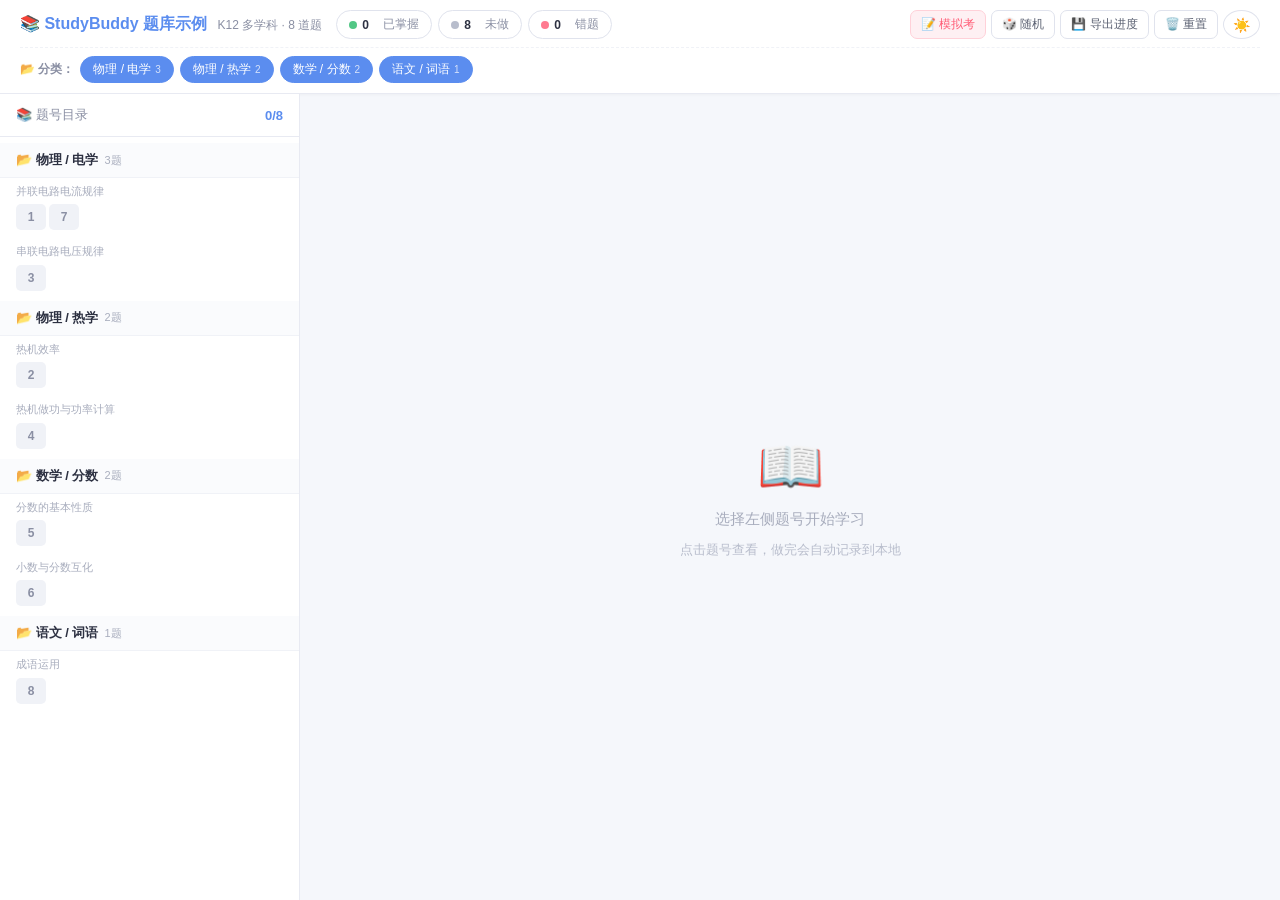
<file: skills/quiz-html/examples/demo.html>
<!DOCTYPE html>
<html lang="zh-CN">
<head>
<meta charset="UTF-8">
<meta name="viewport" content="width=device-width, initial-scale=1.0">
<meta http-equiv="Cache-Control" content="no-cache, no-store, must-revalidate">
<title>📚 StudyBuddy 题库示例</title>
<style>
*{margin:0;padding:0;box-sizing:border-box}
body{font-family:-apple-system,BlinkMacSystemFont,'PingFang SC','Microsoft YaHei',Roboto,sans-serif;background:#f5f7fb;color:#2d3142;height:100vh;overflow:hidden;display:flex;flex-direction:column;transition:background .2s,color .2s}

/* ============ 顶部条 ============ */
.topbar{background:#fff;border-bottom:1px solid #e8eaf2;padding:10px 20px;display:flex;flex-direction:column;gap:8px;flex-shrink:0;box-shadow:0 1px 3px rgba(0,0,0,0.03)}
.topbar-row1{display:flex;align-items:center;gap:14px;flex-wrap:wrap}
.topbar-row2{display:flex;align-items:center;gap:6px;flex-wrap:wrap;padding-top:8px;border-top:1px dashed #f0f2f7}
.topbar h1{font-size:16px;color:#5b8def;white-space:nowrap;font-weight:700}
.topbar h1 .subtitle{font-size:12px;color:#8a8fa3;font-weight:400;margin-left:6px}

.cat-filter{display:flex;align-items:center;gap:6px;flex-wrap:wrap;width:100%}
.cat-filter-label{font-size:12px;color:#8a8fa3;white-space:nowrap;font-weight:600}
.cat-chip{font-size:12px;padding:4px 12px;border-radius:14px;border:1px solid #e0e3ed;background:#fff;cursor:pointer;user-select:none;transition:all .15s;color:#8a8fa3;white-space:nowrap}
.cat-chip:hover{border-color:#5b8def}
.cat-chip.active{background:#5b8def;color:#fff;border-color:#5b8def}
.cat-chip .chip-count{font-size:10px;opacity:.75;margin-left:4px}

.stat-filters{display:flex;gap:6px;align-items:center}
.sf-btn{display:flex;align-items:center;gap:5px;padding:5px 12px;border-radius:18px;border:1px solid #e0e3ed;background:#fff;cursor:pointer;transition:all .15s;user-select:none;font-size:12px;color:#8a8fa3}
.sf-btn:hover{border-color:#5b8def}
.sf-btn .dot{width:8px;height:8px;border-radius:50%;flex-shrink:0;transition:opacity .15s}
.sf-btn .dot.green{background:#52c785}
.sf-btn .dot.gray{background:#b8bdcc}
.sf-btn .dot.red{background:#ff7a90}
.sf-btn .dot.yellow{background:#ffc857}
.sf-btn .num{font-weight:700;min-width:16px;color:#2d3142}
.sf-btn.off{opacity:.4}

.io-btns{display:flex;gap:5px;margin-left:auto;flex-wrap:wrap}
.io-btns button{font-size:12px;padding:5px 10px;border-radius:7px;border:1px solid #e0e3ed;background:#fff;color:#5b6172;cursor:pointer;transition:all .15s}
.io-btns button:hover{border-color:#5b8def;color:#5b8def}
.io-btns button.exam{background:#fef0f3;border-color:#ffd1d9;color:#ff5d77}
.io-btns button.exam:hover{background:#ff5d77;color:#fff;border-color:#ff5d77}
.io-btns button.danger:hover{border-color:#ff7a90;color:#ff7a90}
.io-btns .theme-toggle{padding:5px 9px;border-radius:50%;font-size:14px}

/* ============ 主体 ============ */
.main{display:flex;flex:1;overflow:hidden}
.left{width:300px;min-width:300px;background:#fff;border-right:1px solid #e8eaf2;display:flex;flex-direction:column;flex-shrink:0}
.left-header{padding:12px 16px;border-bottom:1px solid #e8eaf2;font-size:13px;color:#8a8fa3;display:flex;justify-content:space-between;align-items:center}
.left-header .progress{font-weight:700;color:#5b8def}
.left-scroll{flex:1;overflow-y:auto;padding:6px 0}
.left-scroll::-webkit-scrollbar{width:6px}
.left-scroll::-webkit-scrollbar-thumb{background:#d8dce8;border-radius:3px}

.cat-group{margin-bottom:2px}
.cat-top{padding:8px 16px;font-size:13px;font-weight:700;color:#2d3142;background:#fafbfd;display:flex;align-items:center;gap:6px;position:sticky;top:0;z-index:1;border-bottom:1px solid #f0f2f7}
.cat-count{font-size:11px;color:#a8adbd;font-weight:normal}
.cat-sub{padding:6px 16px 8px 16px}
.cat-sub-name{font-size:11px;color:#a8adbd;margin-bottom:5px;line-height:1.4}
.cat-nums{display:flex;flex-wrap:wrap;gap:3px}
.qnum{display:inline-flex;align-items:center;justify-content:center;min-width:30px;height:26px;padding:0 6px;border-radius:5px;font-size:12px;cursor:pointer;transition:all .15s;border:1.5px solid transparent;background:#f5f6fa;color:#5b6172;font-weight:600}
.qnum:hover{border-color:#5b8def;color:#5b8def;transform:translateY(-1px)}
.qnum.active{border-color:#5b8def!important;color:#fff!important;background:#5b8def!important;box-shadow:0 2px 6px rgba(91,141,239,0.3)}
.qnum.mastered{color:#3fb371;background:rgba(82,199,133,0.15)}
.qnum.unstudied{color:#8a8fa3;background:#f0f2f7}
.qnum.error{color:#ff5d77;background:rgba(255,122,144,0.15)}
.qnum.filtered-out{display:none!important}

/* ============ 右侧 ============ */
.right{flex:1;display:flex;flex-direction:column;overflow:hidden;min-width:0}
.right-inner{flex:1;overflow-y:auto;padding:24px 32px}
.right-inner::-webkit-scrollbar{width:8px}
.right-inner::-webkit-scrollbar-thumb{background:#d8dce8;border-radius:4px}

.empty-state{display:flex;flex-direction:column;align-items:center;justify-content:center;height:100%;color:#a8adbd;font-size:15px;gap:12px;text-align:center}
.empty-state .icon{font-size:54px}
.empty-state .hint{font-size:13px;color:#b8bdcc}

.q-card{max-width:780px;margin:0 auto}
.q-meta{display:flex;align-items:center;gap:10px;margin-bottom:14px;flex-wrap:wrap}
.q-id{font-size:18px;font-weight:800;color:#5b8def}
.q-tag{font-size:11px;padding:3px 9px;border-radius:11px;font-weight:600;white-space:nowrap}
.q-tag.type-choice{background:#e8f0ff;color:#5b8def}
.q-tag.type-tf{background:#e8f6ed;color:#52c785}
.q-tag.type-blank{background:#fff4e0;color:#e9a82c}
.q-tag.type-short{background:#f0e8ff;color:#9168e8}
.q-tag.level{background:#f0f2f7;color:#8a8fa3}
.q-state-btn{font-size:11px;padding:4px 10px 4px 12px;border-radius:11px;border:1px solid #e0e3ed;background:#fff;cursor:pointer;color:#8a8fa3;transition:all .15s;font-weight:600;box-shadow:0 1px 2px rgba(0,0,0,0.04)}
.q-state-btn:hover{border-color:#5b8def;color:#5b8def;box-shadow:0 2px 6px rgba(91,141,239,0.15);transform:translateY(-1px)}
.q-state-btn.mastered{color:#3fb371;border-color:#a3dcbb;background:#f0faf3}
.q-state-btn.error{color:#ff5d77;border-color:#ffb8c4;background:#fff5f6}
.q-knowledge{font-size:12px;color:#8a8fa3;margin-left:auto;max-width:50%;overflow:hidden;text-overflow:ellipsis;white-space:nowrap}

.q-text{font-size:16px;line-height:1.85;color:#2d3142;margin-bottom:20px;font-weight:500;white-space:pre-wrap}

.opts{display:flex;flex-direction:column;gap:9px;margin-bottom:16px}
.opt{display:flex;align-items:flex-start;gap:10px;padding:13px 16px;border-radius:10px;border:1.5px solid #e8eaf2;background:#fff;cursor:pointer;transition:all .15s;font-size:14px;line-height:1.6}
.opt:hover{border-color:#5b8def;background:#f8faff}
.opt .letter{display:inline-flex;align-items:center;justify-content:center;width:26px;height:26px;border-radius:50%;background:#f0f2f7;color:#5b6172;font-weight:700;flex-shrink:0;font-size:12px;transition:all .15s}
.opt:hover .letter{background:#5b8def;color:#fff}
.opt .text{flex:1;padding-top:2px;color:#2d3142}
.opt.selected{border-color:#5b8def;background:#f0f5ff}
.opt.selected .letter{background:#5b8def;color:#fff}
.opt.correct{border-color:#52c785;background:#f0faf3}
.opt.correct .letter{background:#52c785;color:#fff}
.opt.wrong{border-color:#ff7a90;background:#fff5f6}
.opt.wrong .letter{background:#ff7a90;color:#fff}
.opt.disabled{pointer-events:none}

.q-input{width:100%;padding:13px 15px;border-radius:10px;border:1.5px solid #e8eaf2;font-size:15px;font-family:inherit;background:#fff;color:#2d3142;outline:none;transition:all .15s;resize:vertical;margin-bottom:14px}
.q-input:focus{border-color:#5b8def;background:#f8faff}
.q-input.short{min-height:48px}
.q-input.long{min-height:120px}
.q-input:disabled{background:#f5f6fa;color:#8a8fa3}

.q-actions{display:flex;gap:8px;margin-bottom:14px;flex-wrap:wrap}
.q-actions button{padding:9px 18px;border-radius:8px;border:none;cursor:pointer;font-size:13px;font-weight:600;transition:all .15s}
.btn-submit{background:#5b8def;color:#fff}
.btn-submit:hover{background:#4a7adb}
.btn-submit:disabled{background:#b8bdcc;cursor:not-allowed}
.btn-reveal{background:#f0f2f7;color:#5b6172}
.btn-reveal:hover{background:#e0e3ed}
.btn-reset{background:#fff;color:#8a8fa3;border:1.5px solid #e0e3ed!important}
.btn-reset:hover{border-color:#ff7a90!important;color:#ff7a90}

.auto-state-hint{font-size:13px;padding:9px 14px;border-radius:8px;margin-bottom:14px;display:none;font-weight:600}
.auto-state-hint.mastered{display:block;background:rgba(82,199,133,0.12);color:#3fb371;border:1px solid rgba(82,199,133,0.3)}
.auto-state-hint.error{display:block;background:rgba(255,122,144,0.12);color:#ff5d77;border:1px solid rgba(255,122,144,0.3)}
.auto-state-hint.retry{display:block;background:rgba(255,200,87,0.18);color:#d68b00;border:1px solid rgba(255,200,87,0.4);animation:slideIn .25s}
@keyframes slideIn{from{transform:translateY(-4px);opacity:0}to{transform:translateY(0);opacity:1}}
.opt.wrong-shake{animation:shake .5s;border-color:#ff7a90;background:#fff5f6}
@keyframes shake{0%,100%{transform:translateX(0)}20%,60%{transform:translateX(-6px)}40%,80%{transform:translateX(6px)}}

.analysis{display:none;margin-top:14px;padding:14px 18px;background:#fafbfd;border-radius:10px;border-left:4px solid #5b8def}
.analysis.visible{display:block}
.analysis.correct{border-left-color:#52c785;background:#f0faf3}
.analysis.wrong{border-left-color:#ff7a90;background:#fff5f6}
.ans-line{font-size:14px;font-weight:700;margin-bottom:8px;display:flex;align-items:center;gap:6px}
.analysis .ans-line{color:#3fb371}
.analysis.wrong .ans-line{color:#ff5d77}
.ans-text{font-size:13px;color:#5b6172;line-height:1.75;margin-bottom:6px}
.ans-text strong{color:#2d3142}
.ans-text em{color:#5b8def;font-style:normal;font-weight:600}
.ans-text code{background:rgba(91,141,239,0.1);padding:1px 6px;border-radius:4px;font-size:12px;color:#5b8def}
.tip{font-size:13px;color:#d68b00;line-height:1.7;padding:8px 12px;background:rgba(255,200,87,0.15);border-radius:6px;margin-top:8px;display:none}
.tip.visible{display:block}
.kw{font-size:12px;color:#a8adbd;margin-top:8px}

/* ============ 导航条 ============ */
.nav-bar{padding:12px 32px;border-top:1px solid #e8eaf2;display:flex;align-items:center;justify-content:space-between;background:#fafbfd;flex-shrink:0}
.nav-btn{padding:7px 18px;border-radius:7px;border:1px solid #e0e3ed;background:#fff;color:#5b6172;cursor:pointer;font-size:13px;transition:all .15s}
.nav-btn:hover:not(:disabled){border-color:#5b8def;color:#5b8def}
.nav-btn:disabled{opacity:.4;cursor:default}
.nav-info{font-size:12px;color:#8a8fa3}
.kbd-hint{font-size:11px;color:#a8adbd;flex:1;text-align:center}
@media(max-width:900px){.kbd-hint{display:none}}

/* ============ Modal ============ */
.modal-overlay{display:none;position:fixed;inset:0;background:rgba(0,0,0,0.5);z-index:1000;align-items:center;justify-content:center}
.modal-overlay.visible{display:flex}
.modal{background:#fff;border-radius:14px;padding:24px 28px;max-width:480px;width:90%;box-shadow:0 10px 40px rgba(0,0,0,0.15)}
.modal h3{font-size:17px;color:#2d3142;margin-bottom:10px}
.modal p{font-size:13px;color:#8a8fa3;line-height:1.6;margin-bottom:16px}
.modal-row{margin-bottom:14px}
.modal-row label{display:block;font-size:12px;color:#5b6172;margin-bottom:6px;font-weight:600}
.modal-row .opts-row{display:flex;flex-wrap:wrap;gap:6px}
.modal-btn{padding:7px 14px;border-radius:7px;border:1px solid #e0e3ed;background:#fff;color:#5b6172;cursor:pointer;font-size:13px;transition:all .15s}
.modal-btn:hover{border-color:#5b8def;color:#5b8def}
.modal-btn.selected{border-color:#5b8def;background:#5b8def;color:#fff}
.modal-textarea{width:100%;min-height:140px;padding:10px;border-radius:8px;border:1.5px solid #e8eaf2;font-family:monospace;font-size:12px;resize:vertical;outline:none}
.modal-actions{display:flex;gap:8px;justify-content:flex-end;margin-top:14px}
.modal-actions .primary{background:#5b8def;color:#fff;border:none;padding:8px 18px;border-radius:7px;cursor:pointer;font-weight:600}
.modal-actions .primary:hover{background:#4a7adb}
.modal-actions .danger{border-color:#ff7a90;color:#ff5d77}

/* ============ 模拟考模式 ============ */
.exam-overlay{display:none;position:fixed;inset:0;background:#f5f7fb;z-index:2000;flex-direction:column;overflow:hidden}
.exam-overlay.visible{display:flex}
.exam-topbar{background:#fff;border-bottom:1px solid #e8eaf2;padding:12px 20px;display:flex;align-items:center;gap:14px;flex-shrink:0;flex-wrap:wrap;box-shadow:0 1px 3px rgba(0,0,0,0.04)}
.exam-topbar h2{font-size:15px;color:#5b8def;font-weight:700}
.exam-progress{flex:1;display:flex;align-items:center;gap:8px;min-width:120px}
.exam-progress-bar{flex:1;height:6px;background:#e8eaf2;border-radius:3px;overflow:hidden}
.exam-progress-fill{height:100%;background:linear-gradient(90deg,#5b8def,#7a9fff);border-radius:3px;transition:width .3s}
.exam-progress-text{font-size:12px;color:#8a8fa3;white-space:nowrap}
.exam-timer{font-size:13px;color:#e9a82c;font-weight:700}
.exam-body{flex:1;overflow-y:auto;padding:20px 28px}
.exam-q-card{max-width:780px;margin:0 auto 16px;background:#fff;border:1px solid #e8eaf2;border-radius:12px;padding:18px 22px;box-shadow:0 2px 6px rgba(0,0,0,0.03)}
.exam-q-num{font-size:13px;color:#5b8def;font-weight:700;margin-bottom:8px}
.exam-q-text{font-size:15px;line-height:1.75;color:#2d3142;margin-bottom:12px;white-space:pre-wrap}
.exam-opts{display:flex;flex-direction:column;gap:6px}
.exam-opt{padding:9px 14px;border-radius:8px;border:1.5px solid #e8eaf2;background:#fff;cursor:pointer;transition:all .15s;display:flex;align-items:flex-start;gap:8px;font-size:13px;line-height:1.55}
.exam-opt:hover{border-color:#5b8def;background:#f8faff}
.exam-opt.selected{border-color:#5b8def;background:#f0f5ff}
.exam-opt .letter{font-weight:700;min-width:22px;color:#5b6172;flex-shrink:0}
.exam-opt.selected .letter{color:#5b8def}
.exam-input{width:100%;padding:9px 12px;border-radius:7px;border:1.5px solid #e8eaf2;font-size:13px;outline:none;font-family:inherit;resize:vertical;min-height:42px}
.exam-input:focus{border-color:#5b8def}
.exam-submit-bar{padding:14px 28px;border-top:1px solid #e8eaf2;background:#fff;display:flex;align-items:center;justify-content:center;gap:10px;flex-shrink:0}
.exam-submit-btn{padding:9px 28px;border-radius:8px;border:none;background:#5b8def;color:#fff;cursor:pointer;font-size:14px;font-weight:700}
.exam-submit-btn:hover{background:#4a7adb}
.exam-quit-btn{padding:9px 18px;border-radius:8px;border:1px solid #e0e3ed;background:#fff;color:#8a8fa3;cursor:pointer;font-size:13px}
.exam-quit-btn:hover{border-color:#ff7a90;color:#ff5d77}

/* 结果页 */
.exam-results{display:none;position:fixed;inset:0;background:#f5f7fb;z-index:2000;flex-direction:column;overflow:hidden}
.exam-results.visible{display:flex}
.results-header{background:#fff;border-bottom:1px solid #e8eaf2;padding:24px;text-align:center;flex-shrink:0}
.results-score{font-size:54px;font-weight:900;margin-bottom:4px;line-height:1}
.results-score.pass{color:#52c785}
.results-score.fail{color:#ff5d77}
.results-detail{font-size:14px;color:#8a8fa3;margin-bottom:14px}
.results-actions{display:flex;gap:8px;justify-content:center;flex-wrap:wrap}
.results-actions button{padding:8px 18px;border-radius:7px;border:1px solid #e0e3ed;background:#fff;color:#5b6172;cursor:pointer;font-size:13px}
.results-actions button:hover{border-color:#5b8def;color:#5b8def}
.results-actions button.primary{background:#5b8def;color:#fff;border-color:#5b8def}
.results-body{flex:1;overflow-y:auto;padding:18px 24px}
.result-item{max-width:780px;margin:0 auto 12px;background:#fff;border:1px solid #e8eaf2;border-radius:10px;padding:14px 18px}
.result-item.is-correct{border-left:4px solid #52c785}
.result-item.is-wrong{border-left:4px solid #ff7a90}
.result-top{display:flex;align-items:center;gap:8px;margin-bottom:6px;flex-wrap:wrap}
.result-badge{font-size:11px;padding:2px 9px;border-radius:10px;font-weight:700}
.result-badge.correct{background:#f0faf3;color:#3fb371}
.result-badge.wrong{background:#fff5f6;color:#ff5d77}
.result-qid{font-size:12px;color:#5b8def;font-weight:700}
.result-text{font-size:13px;line-height:1.7;color:#2d3142;margin-bottom:6px;white-space:pre-wrap}
.result-answers{font-size:12px;color:#5b6172;margin-bottom:6px}
.result-answers .correct-ans{color:#3fb371;font-weight:700}
.result-answers .wrong-ans{color:#ff5d77;text-decoration:line-through}
.result-analysis{font-size:12px;color:#5b6172;line-height:1.7;padding:7px 11px;background:#fafbfd;border-radius:6px;margin-bottom:6px}
.result-tip{font-size:12px;color:#d68b00;line-height:1.6;padding:6px 10px;background:rgba(255,200,87,0.15);border-radius:6px;margin-bottom:6px}

/* ============ 移动端 ============ */
.sidebar-toggle{display:none;position:fixed;bottom:20px;right:20px;z-index:999;width:48px;height:48px;border-radius:50%;background:#5b8def;color:#fff;border:none;font-size:20px;cursor:pointer;box-shadow:0 4px 12px rgba(0,0,0,0.2)}
.sidebar-toggle:active{transform:scale(0.92)}
@media(max-width:768px){
  .left{width:100%;min-width:100%;max-height:50vh;border-right:none;border-bottom:1px solid #e8eaf2;transition:max-height .3s ease}
  .left.hidden{max-height:0;overflow:hidden;border-bottom:none}
  .main{flex-direction:column}
  .topbar{gap:8px;padding:8px 12px}
  .topbar h1{font-size:14px}
  .cat-filter{order:10;width:100%}
  .io-btns{margin-left:0;width:100%;justify-content:flex-end}
  .right-inner{padding:14px}
  .sidebar-toggle{display:flex;align-items:center;justify-content:center}
  .nav-bar{padding:10px 14px}
}

/* ============ Dark Mode ============ */
body.dark{background:#1a1a2e;color:#e0e3ed}
body.dark .topbar{background:#16213e;border-bottom-color:#0f3460;box-shadow:none}
body.dark .topbar h1{color:#e88ca5}
body.dark .cat-filter-label,body.dark .cat-sub-name,body.dark .left-header,body.dark .nav-info,body.dark .empty-state,body.dark .ans-text,body.dark .modal p{color:#888}
body.dark .cat-chip{background:transparent;border-color:#333;color:#888}
body.dark .cat-chip.active{background:#e88ca5;color:#fff;border-color:#e88ca5}
body.dark .sf-btn{background:transparent;border-color:#333;color:#aaa}
body.dark .sf-btn:hover{border-color:#e88ca5}
body.dark .sf-btn .num{color:#e0e3ed}
body.dark .io-btns button{background:transparent;border-color:#333;color:#aaa}
body.dark .io-btns button:hover{border-color:#e88ca5;color:#e88ca5}
body.dark .io-btns button.exam{background:rgba(232,140,165,0.15);border-color:#e88ca5;color:#e88ca5}
body.dark .left{background:#16213e;border-right-color:#0f3460}
body.dark .left-scroll::-webkit-scrollbar-thumb{background:#333}
body.dark .cat-top{background:#16213e;color:#e0e3ed;border-bottom-color:#0f3460}
body.dark .cat-count{color:#666}
body.dark .qnum{background:rgba(100,100,100,0.15);color:#777;border-color:transparent}
body.dark .qnum:hover{border-color:#e88ca5;color:#fff}
body.dark .qnum.active{background:#e88ca5!important;border-color:#e88ca5!important;color:#fff!important}
body.dark .qnum.mastered{background:rgba(110,197,168,0.15);color:#6ec5a8}
body.dark .qnum.unstudied{background:rgba(100,100,100,0.15);color:#888}
body.dark .qnum.error{background:rgba(232,140,165,0.15);color:#e88ca5}
body.dark .right-inner::-webkit-scrollbar-thumb{background:#333}
body.dark .q-text{color:#e0e3ed}
body.dark .q-id{color:#e88ca5}
body.dark .q-tag.type-choice{background:rgba(91,141,239,0.15);color:#7a9fff}
body.dark .q-tag.type-tf{background:rgba(110,197,168,0.15);color:#6ec5a8}
body.dark .q-tag.type-blank{background:rgba(255,200,87,0.15);color:#f4a261}
body.dark .q-tag.type-short{background:rgba(145,104,232,0.15);color:#b08fff}
body.dark .q-tag.level{background:rgba(100,100,100,0.2);color:#888}
body.dark .q-state-btn{background:transparent;border-color:#333;color:#aaa}
body.dark .q-knowledge{color:#666}
body.dark .opt{background:#1f2541;border-color:#333;color:#e0e3ed}
body.dark .opt:hover{background:rgba(232,140,165,0.05);border-color:#555}
body.dark .opt .text{color:#e0e3ed}
body.dark .opt .letter{background:#333;color:#888}
body.dark .opt.selected{background:rgba(232,140,165,0.1);border-color:#e88ca5}
body.dark .opt.correct{background:rgba(110,197,168,0.1);border-color:#6ec5a8}
body.dark .opt.wrong{background:rgba(232,140,165,0.1);border-color:#e88ca5}
body.dark .q-input{background:#1f2541;border-color:#333;color:#e0e3ed}
body.dark .q-input:focus{background:#1a1a2e;border-color:#e88ca5}
body.dark .btn-submit{background:#e88ca5}
body.dark .btn-submit:hover{background:#d97a93}
body.dark .btn-reveal{background:#333;color:#aaa}
body.dark .btn-reset{background:transparent;color:#888}
body.dark .analysis{background:#1a1a2e;border-left-color:#e88ca5}
body.dark .analysis.correct{background:#1a1a2e;border-left-color:#6ec5a8}
body.dark .analysis.wrong{background:#1a1a2e;border-left-color:#e88ca5}
body.dark .nav-bar{background:#16213e;border-top-color:#0f3460}
body.dark .nav-btn{background:transparent;border-color:#333;color:#aaa}
body.dark .kbd-hint{color:#555}
body.dark .modal{background:#16213e;color:#e0e3ed}
body.dark .modal h3{color:#e0e3ed}
body.dark .modal-btn{background:transparent;border-color:#333;color:#aaa}
body.dark .modal-btn.selected{background:#e88ca5;border-color:#e88ca5;color:#fff}
body.dark .modal-textarea{background:#1f2541;border-color:#333;color:#e0e3ed}
body.dark .exam-overlay,body.dark .exam-results{background:#1a1a2e}
body.dark .exam-topbar,body.dark .exam-submit-bar,body.dark .results-header{background:#16213e;border-color:#0f3460}
body.dark .exam-q-card,body.dark .result-item{background:#16213e;border-color:#0f3460}
body.dark .exam-q-text,body.dark .result-text{color:#e0e3ed}
body.dark .exam-opt{background:#1f2541;border-color:#333;color:#e0e3ed}
body.dark .exam-opt.selected{background:rgba(232,140,165,0.1);border-color:#e88ca5}
body.dark .result-analysis{background:#1a1a2e;color:#aaa}
body.dark .auto-state-hint.mastered{background:rgba(110,197,168,0.1);color:#6ec5a8;border-color:rgba(110,197,168,0.3)}
body.dark .auto-state-hint.error{background:rgba(232,140,165,0.1);color:#e88ca5;border-color:rgba(232,140,165,0.3)}
</style>
</head>
<body class="light">

<div class="topbar">
  <div class="topbar-row1">
    <h1>📚 StudyBuddy 题库示例 <span class="subtitle">K12 多学科 · 8 道题</span></h1>
    <div class="stat-filters" id="statFilters">
      <div class="sf-btn" data-f="mastered" onclick="toggleFilter('mastered',this)"><span class="dot green"></span><span class="num" id="numMastered">0</span><span>已掌握</span></div>
      <div class="sf-btn" data-f="unstudied" onclick="toggleFilter('unstudied',this)"><span class="dot gray"></span><span class="num" id="numUnstudied">0</span><span>未做</span></div>
      <div class="sf-btn" data-f="error" onclick="toggleFilter('error',this)"><span class="dot red"></span><span class="num" id="numError">0</span><span>错题</span></div>
    </div>
    <div class="io-btns">
      <button class="exam" onclick="showExamModal()">📝 模拟考</button>
      <button onclick="randomQ()">🎲 随机</button>
      <button onclick="exportProgress()">💾 导出进度</button>
      <button class="danger" onclick="showResetModal()">🗑️ 重置</button>
      <button class="theme-toggle" onclick="toggleTheme()" title="切换主题">☀️</button>
    </div>
  </div>
  <div class="topbar-row2">
    <div class="cat-filter" id="catFilter"><span class="cat-filter-label">📂 分类：</span></div>
  </div>
</div>

<button class="sidebar-toggle" onclick="toggleSidebar()">📋</button>

<div class="main">
  <div class="left" id="sidebar">
    <div class="left-header"><span>📚 题号目录</span><span class="progress" id="progressTxt">0/0</span></div>
    <div class="left-scroll" id="leftScroll"></div>
  </div>
  <div class="right">
    <div class="right-inner" id="rightInner">
      <div class="empty-state">
        <div class="icon">📖</div>
        <div>选择左侧题号开始学习</div>
        <div class="hint">点击题号查看，做完会自动记录到本地</div>
      </div>
    </div>
    <div class="nav-bar" id="navBar" style="display:none;">
      <button class="nav-btn" id="prevBtn" onclick="goPrev()" title="← 上一题">← 上一题</button>
      <span class="nav-info" id="navInfo"></span>
      <span class="kbd-hint">⌨️ A/B/C/D 选项 · Enter 提交 · ← → 切题 · Space 看答案</span>
      <button class="nav-btn" id="nextBtn" onclick="goNext()" title="→ 下一题">下一题 →</button>
    </div>
  </div>
</div>

<!-- ===== 模拟考 modal ===== -->
<div class="modal-overlay" id="examModal">
  <div class="modal">
    <h3>📝 开始模拟考</h3>
    <p id="examPoolSize">从当前题池中随机抽题作答</p>
    <div class="modal-row">
      <label>题量</label>
      <div class="opts-row">
        <button class="modal-btn" data-n="5" onclick="selectExamCount(5)">5题</button>
        <button class="modal-btn selected" data-n="10" onclick="selectExamCount(10)">10题</button>
        <button class="modal-btn" data-n="20" onclick="selectExamCount(20)">20题</button>
        <button class="modal-btn" data-n="30" onclick="selectExamCount(30)">30题</button>
        <button class="modal-btn" data-n="50" onclick="selectExamCount(50)">50题</button>
      </div>
    </div>
    <div class="modal-row">
      <label>每题限时</label>
      <div class="opts-row">
        <button class="modal-btn selected" data-t="0" onclick="selectExamTime(0)">不限时</button>
        <button class="modal-btn" data-t="30" onclick="selectExamTime(30)">30秒</button>
        <button class="modal-btn" data-t="60" onclick="selectExamTime(60)">1分钟</button>
        <button class="modal-btn" data-t="90" onclick="selectExamTime(90)">1.5分钟</button>
        <button class="modal-btn" data-t="120" onclick="selectExamTime(120)">2分钟</button>
      </div>
    </div>
    <div class="modal-actions">
      <button class="modal-btn" onclick="hideExamModal()">取消</button>
      <button class="primary" onclick="startExam()">🚀 开考</button>
    </div>
  </div>
</div>

<!-- ===== 导入 modal ===== -->
<div class="modal-overlay" id="importModal">
  <div class="modal">
    <h3 id="importTitle">📥 导入</h3>
    <p id="importHint">粘贴 JSON 内容</p>
    <textarea class="modal-textarea" id="importText" placeholder=""></textarea>
    <div class="modal-actions">
      <button class="modal-btn" onclick="hideImportModal()">取消</button>
      <button class="primary" onclick="doImport()">导入</button>
    </div>
  </div>
</div>

<!-- ===== 重置 modal ===== -->
<div class="modal-overlay" id="resetModal">
  <div class="modal">
    <h3>🗑️ 重置答题记录</h3>
    <p>这会清空所有"已掌握 / 错题 / 答题状态"，但题目本身不会删除。确定吗？</p>
    <div class="modal-actions">
      <button class="modal-btn" onclick="hideResetModal()">取消</button>
      <button class="primary danger" style="background:#ff5d77;" onclick="doReset()">确认重置</button>
    </div>
  </div>
</div>

<!-- ===== 模拟考答题界面 ===== -->
<div class="exam-overlay" id="examOverlay">
  <div class="exam-topbar">
    <h2>📝 模拟考</h2>
    <div class="exam-progress">
      <div class="exam-progress-bar"><div class="exam-progress-fill" id="examProgressFill" style="width:0%"></div></div>
      <span class="exam-progress-text" id="examProgressText">0 / 0</span>
    </div>
    <span class="exam-timer" id="examTimer">⏱ 0:00</span>
    <button class="exam-quit-btn" onclick="quitExam()">退出</button>
  </div>
  <div class="exam-body" id="examBody"></div>
  <div class="exam-submit-bar">
    <button class="exam-submit-btn" id="examSubmitBtn" onclick="submitExam()">📤 提交答卷</button>
  </div>
</div>

<!-- ===== 成绩页 ===== -->
<div class="exam-results" id="examResults">
  <div class="results-header">
    <div class="results-score" id="resultsScore">0</div>
    <div class="results-detail" id="resultsDetail"></div>
    <div class="results-actions">
      <button class="primary" onclick="closeResults()">返回</button>
      <button onclick="retakeExam()">🔄 再考一次</button>
    </div>
  </div>
  <div class="results-body" id="resultsBody"></div>
</div>

<!-- ===== 题库数据（脚本注入） ===== -->
<script>
window.__QUIZ_DATA__ = [{"type": "single_choice", "prompt": "下列关于并联电路电流规律的说法，正确的是（    ）。", "options": ["A. 干路电流等于各支路电流之差", "B. 干路电流等于各支路电流之和", "C. 各支路电流相等", "D. 干路电流大于任一支路电流的两倍"], "answer": "B", "explanation": "并联电路中，**干路电流等于各支路电流之和**：I = I₁ + I₂ + ...。各支路电流不一定相等（取决于电阻）。", "knowledge_point": "并联电路电流规律", "category": "物理 / 电学", "level": 1}, {"type": "single_choice", "prompt": "汽油机燃烧不充分时（冒黑烟），发动机的热机效率会（    ）。", "options": ["A. 升高", "B. 降低", "C. 不变", "D. 先升高后降低"], "answer": "B", "explanation": "燃烧不充分意味着燃料中的化学能没有完全转化为内能，更多能量以未燃烧的碳颗粒（黑烟）形式损失，所以**有效利用的能量比例下降**，效率**降低**。\n\n📌 经典易错点：凡是\"不充分\"，效率一定降低！", "knowledge_point": "热机效率", "category": "物理 / 热学", "level": 2}, {"type": "true_false", "prompt": "串联电路中，每个用电器两端的电压相等。", "answer": "False", "explanation": "错误。串联电路中**总电压等于各部分电压之和**（U = U₁ + U₂），各用电器两端的电压**不一定相等**，与电阻成正比。只有阻值相同的用电器电压才相等。", "knowledge_point": "串联电路电压规律", "category": "物理 / 电学", "level": 1}, {"type": "fill_blank", "prompt": "一辆汽车做功冲程对外做功 120J，飞轮转速 1500 r/min，则 1 分钟内做功 ____ 次，功率为 ____ W。", "answer": "750次, 1500W", "explanation": "四冲程汽油机每 2 圈完成 1 个工作循环（即做功 1 次）。\n- 1 分钟内圈数 = 1500\n- 做功次数 = 1500 ÷ 2 = **750** 次\n- 功率 P = W/t = 120 × 750 / 60 = **1500 W**", "knowledge_point": "热机做功与功率计算", "category": "物理 / 热学", "level": 3}, {"type": "single_choice", "prompt": "下列分数中，与 3/4 大小相等的是（    ）。", "options": ["A. 6/12", "B. 9/12", "C. 12/15", "D. 15/24"], "answer": "B", "explanation": "分数的基本性质：分子分母同时乘以同一个数，分数大小不变。\n3/4 = 3×3 / 4×3 = **9/12**", "knowledge_point": "分数的基本性质", "category": "数学 / 分数", "level": 1}, {"type": "fill_blank", "prompt": "把 0.75 化成分数是 ____（最简分数）。", "answer": "3/4", "explanation": "0.75 = 75/100 = **3/4**（分子分母同时除以最大公因数 25）", "knowledge_point": "小数与分数互化", "category": "数学 / 分数", "level": 1}, {"type": "short_answer", "prompt": "请用自己的话解释\"并联电路中，干路电流为什么等于各支路电流之和\"。", "answer": "因为电流不会凭空产生也不会凭空消失（电荷守恒）。在并联电路的交点处，从干路流入的电荷必须等于流向各支路的电荷总和，所以干路电流 = 各支路电流之和。可以用\"水流分叉\"来类比：主管道的水量 = 各分支管道水量之和。", "explanation": "这是简答题，答案要点：① 电荷守恒思想；② 交点处电荷收支平衡；③ 能用例子说明加分。", "knowledge_point": "并联电路电流规律", "category": "物理 / 电学", "level": 3}, {"type": "single_choice", "prompt": "下面哪个词语用得不恰当？\n\n小明的作文写得很**生动**，老师读完后**心旷神怡**。", "options": ["A. 生动 用得恰当", "B. 心旷神怡 用得不恰当", "C. 两个词都恰当", "D. 两个词都不恰当"], "answer": "B", "explanation": "**心旷神怡**指看到美景或好事，心情舒畅；多用于描述风景、环境。\n用来形容读作文的感受不太合适，应该用\"赞不绝口\"\"拍案叫绝\"之类的词。", "knowledge_point": "成语运用", "category": "语文 / 词语", "level": 2}];
window.__META__ = {"id": "demo", "title": "StudyBuddy 题库示例", "subtitle": "K12 多学科 · 8 道题"};
</script>

<script>
'use strict';

/* ============================================
 * Quiz Engine - K12 StudyBuddy 4.0
 * 受 v15 启发，针对 K12 多学科多题型优化
 * ============================================ */
const META = window.__META__ || {};
const STORAGE_KEY = 'k12_quiz_' + (META.id || 'default');
const FILTER_KEY = STORAGE_KEY + '_filter';
const CATS_KEY = STORAGE_KEY + '_cats';
const THEME_KEY = 'k12_quiz_theme';

const TYPE_LABELS = {
  single_choice: { txt: '选择', cls: 'type-choice' },
  true_false:    { txt: '判断', cls: 'type-tf' },
  fill_blank:    { txt: '填空', cls: 'type-blank' },
  short_answer:  { txt: '简答', cls: 'type-short' }
};
const LEVEL_LABELS = { 1: 'L1·识记', 2: 'L2·理解', 3: 'L3·应用' };
const STATE_LABELS = { mastered: '✅ 已掌握', unstudied: '⬜ 未做', error: '❌ 错题' };

let QS = [];                 // 全部题目（含 id）
let states = {};             // {id: 'mastered'|'unstudied'|'error'}
let answered = {};           // {id: userAnswer}
let activeFilters = { mastered: true, unstudied: true, error: true };
let activeCats = new Set();  // 当前激活的学科
let currentId = null;
let filteredIds = [];

/* ===== 启动 ===== */
function init() {
  // 主题恢复（默认 light）
  try {
    const t = localStorage.getItem(THEME_KEY);
    if (t === 'dark') {
      document.body.classList.remove('light');
      document.body.classList.add('dark');
      document.querySelector('.theme-toggle').textContent = '🌙';
    }
  } catch (e) {}

  QS = (window.__QUIZ_DATA__ || []).map((q, i) => Object.assign({ id: i + 1 }, q));
  if (QS.length === 0) {
    document.getElementById('leftScroll').innerHTML = '<div style="padding:20px;color:#a8adbd;font-size:13px;text-align:center;">题库为空，请先导入题目</div>';
    return;
  }

  loadState();
  loadFilters();
  buildCatChips();
  buildSidebar();
  applyFilters();
  updateStats();
}

function loadState() {
  try {
    const raw = localStorage.getItem(STORAGE_KEY);
    if (raw) {
      const obj = JSON.parse(raw);
      states = obj.states || {};
      answered = obj.answered || {};
    }
  } catch (e) { states = {}; answered = {}; }
  QS.forEach(q => { if (!states[q.id]) states[q.id] = 'unstudied'; });
}

function saveState() {
  try { localStorage.setItem(STORAGE_KEY, JSON.stringify({ states, answered })); } catch (e) {}
}

function loadFilters() {
  try {
    const raw = localStorage.getItem(FILTER_KEY);
    if (raw) activeFilters = Object.assign(activeFilters, JSON.parse(raw));
  } catch (e) {}
  document.querySelectorAll('.sf-btn').forEach(btn => {
    if (!activeFilters[btn.dataset.f]) btn.classList.add('off');
  });

  // 学科：默认全选
  const cats = [...new Set(QS.map(q => (q.category || '通用').trim()))];
  try {
    const raw = localStorage.getItem(CATS_KEY);
    const arr = raw ? JSON.parse(raw) : null;
    activeCats = new Set(Array.isArray(arr) && arr.length ? arr : cats);
  } catch (e) { activeCats = new Set(cats); }
}

/* ===== 分类 chips（按"学科/子分类"完整路径展示） ===== */
function getCatKey(q) {
  // category 字段已含 "物理 / 电学" 这种完整路径，直接用即可
  return (q.category || '通用').trim();
}
function buildCatChips() {
  const cats = [...new Set(QS.map(getCatKey))];
  const counts = {};
  cats.forEach(c => { counts[c] = QS.filter(q => getCatKey(q) === c).length; });

  const wrap = document.getElementById('catFilter');
  wrap.querySelectorAll('.cat-chip').forEach(el => el.remove());
  cats.forEach(c => {
    const chip = document.createElement('span');
    chip.className = 'cat-chip' + (activeCats.has(c) ? ' active' : '');
    chip.dataset.cat = c;
    chip.innerHTML = `${escapeHtml(c)}<span class="chip-count">${counts[c]}</span>`;
    chip.onclick = () => toggleCat(c, chip);
    wrap.appendChild(chip);
  });
}

function toggleCat(cat, el) {
  if (activeCats.has(cat)) {
    if (activeCats.size <= 1) return;  // 至少保留一个
    activeCats.delete(cat);
    el.classList.remove('active');
  } else {
    activeCats.add(cat);
    el.classList.add('active');
  }
  try { localStorage.setItem(CATS_KEY, JSON.stringify([...activeCats])); } catch (e) {}
  buildSidebar();
  applyFilters();
}

/* ===== 侧栏 ===== */
function buildSidebar() {
  const groups = {};
  QS.forEach(q => {
    const cat = getCatKey(q);
    if (!activeCats.has(cat)) return;
    const sub = q.knowledge_point || q.knowledge || '未分类';
    if (!groups[cat]) groups[cat] = {};
    if (!groups[cat][sub]) groups[cat][sub] = [];
    groups[cat][sub].push(q);
  });

  const container = document.getElementById('leftScroll');
  container.innerHTML = '';
  Object.keys(groups).forEach(cat => {
    const subs = groups[cat];
    const total = Object.values(subs).reduce((s, arr) => s + arr.length, 0);
    let html = `<div class="cat-group"><div class="cat-top">📂 ${escapeHtml(cat)} <span class="cat-count">${total}题</span></div>`;
    Object.keys(subs).forEach(sub => {
      html += `<div class="cat-sub"><div class="cat-sub-name">${escapeHtml(sub)}</div><div class="cat-nums">`;
      subs[sub].forEach(q => {
        const st = states[q.id] || 'unstudied';
        html += `<span class="qnum ${st}" data-id="${q.id}" onclick="selectQ(${q.id})">${q.id}</span>`;
      });
      html += `</div></div>`;
    });
    html += `</div>`;
    container.insertAdjacentHTML('beforeend', html);
  });
}

function applyStatesToDOM() {
  document.querySelectorAll('.qnum').forEach(el => {
    el.classList.remove('mastered', 'unstudied', 'error');
    const id = parseInt(el.dataset.id, 10);
    el.classList.add(states[id] || 'unstudied');
  });
}

function updateStats() {
  let m = 0, u = 0, e = 0;
  QS.forEach(q => {
    if (!activeCats.has(getCatKey(q))) return;
    const s = states[q.id] || 'unstudied';
    if (s === 'mastered') m++;
    else if (s === 'error') e++;
    else u++;
  });
  document.getElementById('numMastered').textContent = m;
  document.getElementById('numUnstudied').textContent = u;
  document.getElementById('numError').textContent = e;
  const total = m + u + e;
  document.getElementById('progressTxt').textContent = `${m}/${total}`;
}

/* ===== 过滤 ===== */
function toggleFilter(type, btn) {
  activeFilters[type] = !activeFilters[type];
  btn.classList.toggle('off', !activeFilters[type]);
  try { localStorage.setItem(FILTER_KEY, JSON.stringify(activeFilters)); } catch (e) {}
  applyFilters();
}

function applyFilters() {
  filteredIds = [];
  document.querySelectorAll('.qnum').forEach(el => {
    const id = parseInt(el.dataset.id, 10);
    const st = states[id] || 'unstudied';
    const visible = activeFilters[st];
    el.classList.toggle('filtered-out', !visible);
    if (visible) filteredIds.push(id);
  });
  updateStats();
  updateNav();
}

/* ===== 选题 + 渲染 ===== */
window.selectQ = function (id) {
  currentId = id;
  document.querySelectorAll('.qnum').forEach(el => {
    el.classList.toggle('active', parseInt(el.dataset.id, 10) === id);
  });
  const q = QS.find(x => x.id === id);
  if (!q) return;
  renderQuestion(q);
  document.getElementById('navBar').style.display = 'flex';
  updateNav();
  // 移动端：选完自动收起侧栏
  if (window.innerWidth <= 768) {
    document.getElementById('sidebar').classList.add('hidden');
  }
};

function renderQuestion(q) {
  const typeInfo = TYPE_LABELS[q.type] || { txt: '题', cls: 'type-choice' };
  const lvl = LEVEL_LABELS[q.level] || '';
  const kp = q.knowledge_point || q.knowledge || '';
  const st = states[q.id] || 'unstudied';

  let html = `<div class="q-card">
    <div class="q-meta">
      <span class="q-id">Q${q.id}</span>
      <span class="q-tag ${typeInfo.cls}">${typeInfo.txt}</span>
      ${lvl ? `<span class="q-tag level">${lvl}</span>` : ''}
      <button class="q-state-btn ${st}" id="qStateBtn" onclick="cycleState()" title="点击手动切换：未做 → 已掌握 → 错题">${STATE_LABELS[st]} <span style="opacity:.5;font-weight:400;">▾</span></button>
      ${kp ? `<span class="q-knowledge" title="${escapeHtml(kp)}">🏷️ ${escapeHtml(kp)}</span>` : ''}
    </div>
    <div class="q-text">${renderMD(q.prompt || q.question)}</div>`;

  if (q.type === 'single_choice') {
    html += `<div class="opts" id="qOpts">`;
    (q.options || []).forEach((opt, i) => {
      const m = opt.match(/^([A-Z])[\.\、]\s*(.+)/);
      const letter = m ? m[1] : String.fromCharCode(65 + i);
      const text = m ? m[2] : opt;
      html += `<div class="opt" data-key="${letter}" onclick="chooseOpt(this,'${letter}',${q.id})">
        <span class="letter">${letter}</span><span class="text">${renderMD(text)}</span>
      </div>`;
    });
    html += `</div>`;
  } else if (q.type === 'true_false') {
    html += `<div class="opts" id="qOpts">
      <div class="opt" data-key="True" onclick="chooseOpt(this,'True',${q.id})"><span class="letter">✓</span><span class="text">正确</span></div>
      <div class="opt" data-key="False" onclick="chooseOpt(this,'False',${q.id})"><span class="letter">✗</span><span class="text">错误</span></div>
    </div>`;
  } else if (q.type === 'fill_blank') {
    html += `<input class="q-input short" id="qInput" placeholder="在这里输入你的答案..." />`;
  } else if (q.type === 'short_answer') {
    html += `<textarea class="q-input long" id="qInput" placeholder="在这里写下你的回答..."></textarea>`;
  }

  if (q.type === 'fill_blank' || q.type === 'short_answer') {
    html += `<div class="q-actions">
      <button class="btn-submit" id="btnSubmit" onclick="submitTextAnswer(${q.id})">提交 (Enter)</button>
      <button class="btn-reveal" onclick="revealAnswer(${q.id})">查看答案</button>
      <button class="btn-reset" onclick="resetQ(${q.id})">↻ 重做</button>
    </div>`;
  } else {
    html += `<div class="q-actions">
      <button class="btn-submit" id="btnSubmit" onclick="submitChoice(${q.id})" disabled>提交 (Enter)</button>
      <button class="btn-reveal" onclick="revealAnswer(${q.id})">查看答案</button>
      <button class="btn-reset" onclick="resetQ(${q.id})">↻ 重做</button>
    </div>`;
  }

  html += `<div class="auto-state-hint" id="autoHint"></div>
    <div class="analysis" id="analysis">
      <div class="ans-line" id="ansLine"></div>
      <div class="ans-text" id="ansText"></div>
      <div class="tip" id="tipBox"></div>
      <div class="kw" id="kwDetail"></div>
    </div>
  </div>`;

  document.getElementById('rightInner').innerHTML = html;

  // 恢复已答状态
  if (answered[q.id] !== undefined) {
    if (q.type === 'single_choice' || q.type === 'true_false') {
      const el = document.querySelector(`#qOpts .opt[data-key="${answered[q.id]}"]`);
      if (el) showChoiceAnswer(q, answered[q.id]);
    } else {
      const inp = document.getElementById('qInput');
      if (inp) { inp.value = answered[q.id]; inp.disabled = true; }
      showTextAnswer(q, answered[q.id]);
    }
  }
}

/* ===== 选择题 / 判断题作答 =====
 * 新逻辑：选择 ≠ 提交
 * - 点选项：仅高亮，不锁定，不判分
 * - 点【提交】或按 Enter：判分；答错首次仅提示「再想想」并允许重选
 * - 答错第二次：才显示答案 + 标错题
 */
window.__pendingChoice = null;
window.__wrongTriedOnce = {};  // {id: true} 记录这题是否已经错过一次

window.chooseOpt = function (el, key, id) {
  // 已最终提交过的不能再选
  if (answered[id] !== undefined) return;
  window.__pendingChoice = key;
  document.querySelectorAll('#qOpts .opt').forEach(o => {
    o.classList.remove('selected');
  });
  el.classList.add('selected');
  // 启用提交按钮
  const btn = document.getElementById('btnSubmit');
  if (btn) btn.disabled = false;
};

window.submitChoice = function (id) {
  const q = QS.find(x => x.id === id);
  if (!q) return;
  const key = window.__pendingChoice;
  if (!key) { showRetryHint('先选一个选项呀～ 😊'); return; }
  const stdU = String(q.answer || '').toUpperCase();
  const correct = key.toUpperCase() === stdU;

  if (correct) {
    answered[id] = key;
    window.__wrongTriedOnce[id] = false;
    showChoiceAnswer(q, key, true);
    autoUpdateState(q, true);
  } else {
    if (!window.__wrongTriedOnce[id]) {
      // 第一次错：给一次重试机会，不锁，不标错题
      window.__wrongTriedOnce[id] = true;
      const errOpt = document.querySelector(`#qOpts .opt[data-key="${key}"]`);
      if (errOpt) {
        errOpt.classList.add('wrong-shake');
        setTimeout(() => errOpt.classList.remove('wrong-shake'), 600);
      }
      showRetryHint('🤔 不对哦，再想想？（这次错不算，可以重选）');
      window.__pendingChoice = null;
      if (errOpt) errOpt.classList.remove('selected');
      return;
    }
    // 第二次错：真正锁定 + 标错题
    answered[id] = key;
    showChoiceAnswer(q, key, false);
    autoUpdateState(q, false);
  }
};

function showRetryHint(msg) {
  const hint = document.getElementById('autoHint');
  hint.className = 'auto-state-hint retry';
  hint.textContent = msg;
  // 自动消失
  clearTimeout(window.__retryTimer);
  window.__retryTimer = setTimeout(() => {
    if (hint.classList.contains('retry')) {
      hint.className = 'auto-state-hint';
      hint.textContent = '';
    }
  }, 3500);
}

function showChoiceAnswer(q, chosen, correct) {
  const stdU = String(q.answer || '').toUpperCase();
  document.querySelectorAll('#qOpts .opt').forEach(el => {
    el.classList.add('disabled');
    el.classList.remove('selected');
    const k = el.dataset.key.toUpperCase();
    if (k === stdU) el.classList.add('correct');
    if (k === String(chosen).toUpperCase() && k !== stdU) el.classList.add('wrong');
  });
  // 提交按钮锁死
  const btn = document.getElementById('btnSubmit');
  if (btn) { btn.disabled = true; btn.textContent = '已提交'; }
  showAnalysis(q, chosen, correct);
}

/* ===== 填空 / 简答作答 ===== */
window.submitTextAnswer = function (id) {
  const q = QS.find(x => x.id === id);
  if (!q) return;
  const inp = document.getElementById('qInput');
  const userAns = (inp && inp.value || '').trim();
  if (!userAns) { alert('先写点答案再提交呀～ ✍️'); return; }
  answered[id] = userAns;
  inp.disabled = true;
  document.getElementById('btnSubmit').disabled = true;
  document.getElementById('btnSubmit').textContent = '已提交';

  if (q.type === 'fill_blank') {
    const correct = fuzzyMatch(userAns, q.answer);
    showAnalysis(q, userAns, correct);
    autoUpdateState(q, correct);
  } else {
    // 简答题：不强判
    showAnalysis(q, userAns, null);
    // 状态不动，由用户手动判定（点 q-state-btn）
    saveState();
  }
};

window.revealAnswer = function (id) {
  const q = QS.find(x => x.id === id);
  if (!q) return;
  showAnalysis(q, answered[id] || '', null);
};

function showTextAnswer(q, userAns) {
  if (q.type === 'fill_blank') {
    const correct = fuzzyMatch(userAns, q.answer);
    showAnalysis(q, userAns, correct);
  } else {
    showAnalysis(q, userAns, null);
  }
  const btn = document.getElementById('btnSubmit');
  if (btn) { btn.disabled = true; btn.textContent = '已提交'; }
}

function fuzzyMatch(a, b) {
  if (a === null || b === null || a === undefined || b === undefined) return false;
  const norm = s => String(s).replace(/[\s\.,，。、；;:：!！?？""''""()（）]/g, '').toLowerCase();
  return norm(a) === norm(b);
}

/* ===== 显示解析 ===== */
function showAnalysis(q, userAns, correct) {
  const an = document.getElementById('analysis');
  const line = document.getElementById('ansLine');
  const txt = document.getElementById('ansText');
  const tip = document.getElementById('tipBox');
  const kw = document.getElementById('kwDetail');

  an.classList.remove('correct', 'wrong');
  let lineHtml = '';
  if (q.type === 'short_answer') {
    lineHtml = `📝 参考答案：${renderMD(String(q.answer || ''))}`;
  } else if (correct) {
    an.classList.add('correct');
    lineHtml = `🎉 答对啦！正确答案：<strong>${renderMD(String(q.answer || ''))}</strong>`;
  } else if (correct === false) {
    an.classList.add('wrong');
    lineHtml = `❌ 你的答案是 <span style="text-decoration:line-through;opacity:.7;">${escapeHtml(userAns)}</span>，正确答案是 <strong>${renderMD(String(q.answer || ''))}</strong>`;
  } else {
    lineHtml = `📌 正确答案：<strong>${renderMD(String(q.answer || ''))}</strong>`;
  }
  line.innerHTML = lineHtml;

  txt.innerHTML = q.explanation ? '<strong>💡 解析：</strong><br>' + renderMD(q.explanation) : '';
  if (q.memory_tip) { tip.innerHTML = '🧠 ' + renderMD(q.memory_tip); tip.classList.add('visible'); }
  else { tip.classList.remove('visible'); tip.innerHTML = ''; }
  const knp = q.knowledge_point || q.knowledge;
  kw.innerHTML = knp ? '📚 知识点：' + escapeHtml(knp) : '';

  an.classList.add('visible');
}

/* ===== 状态自动 / 手动 ===== */
function autoUpdateState(q, correct) {
  const prev = states[q.id] || 'unstudied';
  if (prev !== 'unstudied') { saveState(); return; }  // 已有状态不覆盖
  states[q.id] = correct ? 'mastered' : 'error';
  saveState();

  const hint = document.getElementById('autoHint');
  if (correct) {
    hint.className = 'auto-state-hint mastered';
    hint.textContent = '✅ 回答正确，状态自动更新为「已掌握」';
  } else {
    hint.className = 'auto-state-hint error';
    hint.textContent = '❌ 这题答错了，已加入「错题本」～ 别灰心，多看看解析就掌握啦';
  }
  document.getElementById('qStateBtn').className = 'q-state-btn ' + states[q.id];
  document.getElementById('qStateBtn').textContent = STATE_LABELS[states[q.id]];
  applyStatesToDOM();
  applyFilters();
}

window.cycleState = function () {
  if (!currentId) return;
  const order = ['unstudied', 'mastered', 'error'];
  const cur = states[currentId] || 'unstudied';
  const next = order[(order.indexOf(cur) + 1) % order.length];
  states[currentId] = next;
  saveState();
  document.getElementById('qStateBtn').className = 'q-state-btn ' + next;
  document.getElementById('qStateBtn').textContent = STATE_LABELS[next];
  applyStatesToDOM();
  applyFilters();
};

window.resetQ = function (id) {
  states[id] = 'unstudied';
  delete answered[id];
  saveState();
  selectQ(id);
  applyStatesToDOM();
  applyFilters();
};

/* ===== 导航 ===== */
function updateNav() {
  const info = document.getElementById('navInfo');
  const prev = document.getElementById('prevBtn');
  const next = document.getElementById('nextBtn');
  if (!currentId || filteredIds.length === 0) { info.textContent = ''; prev.disabled = true; next.disabled = true; return; }
  const idx = filteredIds.indexOf(currentId);
  if (idx < 0) { info.textContent = `当前题在筛选外`; prev.disabled = true; next.disabled = true; return; }
  info.textContent = `${idx + 1} / ${filteredIds.length}（当前筛选）`;
  prev.disabled = idx <= 0;
  next.disabled = idx >= filteredIds.length - 1;
}

window.goPrev = function () { const i = filteredIds.indexOf(currentId); if (i > 0) selectQ(filteredIds[i - 1]); };
window.goNext = function () { const i = filteredIds.indexOf(currentId); if (i >= 0 && i < filteredIds.length - 1) selectQ(filteredIds[i + 1]); };

/* ===== 随机抽题 ===== */
window.randomQ = function () {
  if (filteredIds.length === 0) { alert('当前筛选下没有题目 🙃'); return; }
  selectQ(filteredIds[Math.floor(Math.random() * filteredIds.length)]);
};

/* ===== 导入导出 ===== */
window.exportProgress = function () {
  const data = { meta: META, states, answered, exportedAt: new Date().toISOString() };
  const blob = new Blob([JSON.stringify(data, null, 2)], { type: 'application/json' });
  const url = URL.createObjectURL(blob);
  const a = document.createElement('a');
  a.href = url; a.download = `quiz_progress_${(META.id || 'quiz')}_${Date.now()}.json`; a.click();
  URL.revokeObjectURL(url);
};

let importMode = 'questions';
window.showImportModal = function (mode) {
  importMode = mode;
  document.getElementById('importTitle').textContent = mode === 'questions' ? '📥 导入题库' : '📂 导入进度';
  document.getElementById('importHint').textContent = mode === 'questions'
    ? '粘贴题目 JSON 数组（会覆盖当前题库）'
    : '粘贴之前导出的进度 JSON';
  document.getElementById('importText').value = '';
  document.getElementById('importText').placeholder = mode === 'questions'
    ? '[\n  {"type":"single_choice","prompt":"...","options":["A. ...","B. ..."],"answer":"A","explanation":"...","category":"数学","knowledge_point":"分数"}\n]'
    : '{"states":{...},"answered":{...}}';
  document.getElementById('importModal').classList.add('visible');
};
window.hideImportModal = function () { document.getElementById('importModal').classList.remove('visible'); };

window.doImport = function () {
  const txt = document.getElementById('importText').value.trim();
  if (!txt) { alert('先粘贴点东西嘛 😊'); return; }
  try {
    const obj = JSON.parse(txt);
    if (importMode === 'questions') {
      if (!Array.isArray(obj)) { alert('题目必须是数组格式'); return; }
      window.__QUIZ_DATA__ = obj;
      states = {}; answered = {};
      localStorage.removeItem(STORAGE_KEY);
      QS = obj.map((q, i) => Object.assign({ id: i + 1 }, q));
      QS.forEach(q => { states[q.id] = 'unstudied'; });
      buildCatChips();
      buildSidebar();
      applyFilters();
      updateStats();
      hideImportModal();
      alert(`✅ 导入 ${obj.length} 道题`);
    } else {
      if (!obj.states) { alert('进度文件格式不对'); return; }
      states = obj.states;
      answered = obj.answered || {};
      saveState();
      applyStatesToDOM();
      applyFilters();
      hideImportModal();
      alert('✅ 进度已恢复');
    }
  } catch (e) {
    alert('❌ JSON 解析失败：' + e.message);
  }
};

window.showResetModal = function () { document.getElementById('resetModal').classList.add('visible'); };
window.hideResetModal = function () { document.getElementById('resetModal').classList.remove('visible'); };
window.doReset = function () {
  states = {}; answered = {};
  QS.forEach(q => { states[q.id] = 'unstudied'; });
  saveState();
  applyStatesToDOM();
  applyFilters();
  hideResetModal();
  document.getElementById('rightInner').innerHTML = '<div class="empty-state"><div class="icon">✨</div><div>已重置，重新开始！</div></div>';
  document.getElementById('navBar').style.display = 'none';
  currentId = null;
};

/* ===== 主题 ===== */
window.toggleTheme = function () {
  const isDark = document.body.classList.contains('dark');
  document.body.classList.toggle('dark', !isDark);
  document.body.classList.toggle('light', isDark);
  document.querySelector('.theme-toggle').textContent = isDark ? '☀️' : '🌙';
  try { localStorage.setItem(THEME_KEY, isDark ? 'light' : 'dark'); } catch (e) {}
};

/* ===== 侧栏（移动） ===== */
window.toggleSidebar = function () {
  document.getElementById('sidebar').classList.toggle('hidden');
};

/* ============================================
 * 模拟考模式
 * ============================================ */
let examConfig = { count: 10, timeLimit: 0 };
let examQuestions = [];
let examAnswers = {};
let examTimerInterval = null;
let examTimeLeft = 0;
let examStartTime = 0;

window.selectExamCount = function (n) {
  examConfig.count = n;
  document.querySelectorAll('#examModal [data-n]').forEach(b => {
    b.classList.toggle('selected', parseInt(b.dataset.n, 10) === n);
  });
};
window.selectExamTime = function (t) {
  examConfig.timeLimit = t;
  document.querySelectorAll('#examModal [data-t]').forEach(b => {
    b.classList.toggle('selected', parseInt(b.dataset.t, 10) === t);
  });
};

window.showExamModal = function () {
  const pool = QS.filter(q => activeCats.has(getCatKey(q)));
  document.getElementById('examPoolSize').textContent = `当前题池：${pool.length} 题（按学科筛选）`;
  document.getElementById('examModal').classList.add('visible');
};
window.hideExamModal = function () { document.getElementById('examModal').classList.remove('visible'); };

window.startExam = function () {
  hideExamModal();
  const pool = QS.filter(q => activeCats.has(getCatKey(q))).slice();
  if (pool.length === 0) { alert('题池为空'); return; }
  // shuffle
  for (let i = pool.length - 1; i > 0; i--) {
    const j = Math.floor(Math.random() * (i + 1));
    [pool[i], pool[j]] = [pool[j], pool[i]];
  }
  examQuestions = pool.slice(0, Math.min(examConfig.count, pool.length));
  examAnswers = {};
  examStartTime = Date.now();

  let html = '';
  examQuestions.forEach((q, idx) => {
    const typeInfo = TYPE_LABELS[q.type] || { txt: '', cls: '' };
    html += `<div class="exam-q-card" id="eq-${q.id}">
      <div class="exam-q-num">第 ${idx + 1} 题 · ${typeInfo.txt}</div>
      <div class="exam-q-text">${renderMD(q.prompt || q.question)}</div>`;
    if (q.type === 'single_choice') {
      html += `<div class="exam-opts">`;
      (q.options || []).forEach((opt, i) => {
        const m = opt.match(/^([A-Z])[\.\、]\s*(.+)/);
        const letter = m ? m[1] : String.fromCharCode(65 + i);
        const text = m ? m[2] : opt;
        html += `<div class="exam-opt" data-qid="${q.id}" data-key="${letter}" onclick="examChoose(this,${q.id},'${letter}')">
          <span class="letter">${letter}</span><span>${renderMD(text)}</span>
        </div>`;
      });
      html += `</div>`;
    } else if (q.type === 'true_false') {
      html += `<div class="exam-opts">
        <div class="exam-opt" data-qid="${q.id}" data-key="True" onclick="examChoose(this,${q.id},'True')"><span class="letter">✓</span><span>正确</span></div>
        <div class="exam-opt" data-qid="${q.id}" data-key="False" onclick="examChoose(this,${q.id},'False')"><span class="letter">✗</span><span>错误</span></div>
      </div>`;
    } else {
      const tag = q.type === 'short_answer' ? 'textarea class="exam-input" rows="3"' : 'input class="exam-input"';
      html += `<${tag} data-qid="${q.id}" oninput="examTextInput(${q.id},this.value)" placeholder="输入答案..."></${q.type === 'short_answer' ? 'textarea' : 'input'}>`;
    }
    html += `</div>`;
  });
  document.getElementById('examBody').innerHTML = html;
  updateExamProgress();
  document.getElementById('examOverlay').classList.add('visible');
  document.getElementById('examSubmitBtn').disabled = false;
  document.getElementById('examSubmitBtn').textContent = '📤 提交答卷';

  // 计时
  if (examTimerInterval) clearInterval(examTimerInterval);
  if (examConfig.timeLimit > 0) {
    examTimeLeft = examConfig.timeLimit * examQuestions.length;
    updateExamTimer();
    examTimerInterval = setInterval(() => {
      examTimeLeft--;
      updateExamTimer();
      if (examTimeLeft <= 0) { clearInterval(examTimerInterval); submitExam(); }
    }, 1000);
  } else {
    updateElapsed();
    examTimerInterval = setInterval(updateElapsed, 1000);
  }
};

function updateExamTimer() {
  const el = document.getElementById('examTimer');
  const m = Math.floor(examTimeLeft / 60), s = examTimeLeft % 60;
  el.textContent = '⏱ ' + m + ':' + (s < 10 ? '0' : '') + s;
  el.style.color = examTimeLeft <= 10 ? '#ff5d77' : '';
}
function updateElapsed() {
  const e = Math.floor((Date.now() - examStartTime) / 1000);
  const m = Math.floor(e / 60), s = e % 60;
  document.getElementById('examTimer').textContent = '⏱ ' + m + ':' + (s < 10 ? '0' : '') + s;
}

window.examChoose = function (el, qid, key) {
  examAnswers[qid] = key;
  document.querySelectorAll(`#eq-${qid} .exam-opt`).forEach(o => o.classList.remove('selected'));
  el.classList.add('selected');
  updateExamProgress();
};
window.examTextInput = function (qid, val) {
  examAnswers[qid] = val;
  updateExamProgress();
};

function updateExamProgress() {
  const total = examQuestions.length;
  const done = Object.keys(examAnswers).filter(k => String(examAnswers[k] || '').trim() !== '').length;
  document.getElementById('examProgressText').textContent = `${done} / ${total}`;
  document.getElementById('examProgressFill').style.width = (total > 0 ? (done / total * 100) : 0) + '%';
}

window.submitExam = function () {
  if (examTimerInterval) clearInterval(examTimerInterval);
  document.getElementById('examOverlay').classList.remove('visible');
  showResults();
};

window.quitExam = function () {
  if (!confirm('确定退出本次模拟考？答题进度会丢失')) return;
  if (examTimerInterval) clearInterval(examTimerInterval);
  document.getElementById('examOverlay').classList.remove('visible');
};

function showResults() {
  let correct = 0, gradable = 0;
  const items = [];
  examQuestions.forEach((q, idx) => {
    const userAns = examAnswers[q.id];
    let isCorrect = null;
    if (q.type === 'single_choice' || q.type === 'true_false') {
      gradable++;
      isCorrect = String(userAns || '').toUpperCase() === String(q.answer || '').toUpperCase();
      if (isCorrect) correct++;
    } else if (q.type === 'fill_blank') {
      gradable++;
      isCorrect = fuzzyMatch(userAns, q.answer);
      if (isCorrect) correct++;
    }
    // 同步主答题状态
    if (isCorrect === true) states[q.id] = 'mastered';
    else if (isCorrect === false) states[q.id] = 'error';
    if (userAns !== undefined) answered[q.id] = userAns;
    items.push({ q, userAns, isCorrect, idx });
  });
  saveState();
  applyStatesToDOM();
  applyFilters();

  const score = gradable > 0 ? Math.round(correct / gradable * 100) : 0;
  const passed = score >= 60;
  const scoreEl = document.getElementById('resultsScore');
  scoreEl.textContent = score;
  scoreEl.className = 'results-score ' + (passed ? 'pass' : 'fail');
  document.getElementById('resultsDetail').textContent =
    `${examQuestions.length} 题 · 答对 ${correct}/${gradable}${gradable < examQuestions.length ? ` · ${examQuestions.length - gradable} 题需自评` : ''}`;

  let html = '';
  items.forEach(it => {
    const { q, userAns, isCorrect, idx } = it;
    const cls = isCorrect === true ? 'is-correct' : isCorrect === false ? 'is-wrong' : '';
    const badge = isCorrect === true
      ? '<span class="result-badge correct">✓ 正确</span>'
      : isCorrect === false
      ? '<span class="result-badge wrong">✗ 错误</span>'
      : '<span class="result-badge" style="background:#fff4e0;color:#e9a82c;">📝 待自评</span>';

    let ansHtml = '';
    if (q.type === 'single_choice' || q.type === 'true_false' || q.type === 'fill_blank') {
      if (isCorrect) {
        ansHtml = `<div class="result-answers">✓ 你答：<span class="correct-ans">${escapeHtml(String(userAns || ''))}</span></div>`;
      } else {
        ansHtml = `<div class="result-answers">你答：<span class="wrong-ans">${escapeHtml(String(userAns || '（未作答）'))}</span> · 正确答案：<span class="correct-ans">${renderMD(String(q.answer || ''))}</span></div>`;
      }
    } else {
      ansHtml = `<div class="result-answers">你答：${escapeHtml(String(userAns || '（未作答）'))}</div>
        <div class="result-answers">参考：<span class="correct-ans">${renderMD(String(q.answer || ''))}</span></div>`;
    }

    html += `<div class="result-item ${cls}">
      <div class="result-top">
        <span class="result-qid">第${idx + 1}题 · Q${q.id}</span>
        ${badge}
      </div>
      <div class="result-text">${renderMD(q.prompt || q.question)}</div>
      ${ansHtml}
      ${q.explanation ? `<div class="result-analysis">💡 ${renderMD(q.explanation)}</div>` : ''}
      ${q.memory_tip ? `<div class="result-tip">🧠 ${renderMD(q.memory_tip)}</div>` : ''}
    </div>`;
  });
  document.getElementById('resultsBody').innerHTML = html;
  document.getElementById('examResults').classList.add('visible');
}

window.closeResults = function () { document.getElementById('examResults').classList.remove('visible'); };
window.retakeExam = function () { closeResults(); startExam(); };

/* ===== 工具 ===== */
function escapeHtml(s) {
  if (s === null || s === undefined) return '';
  return String(s).replace(/[&<>"']/g, c => ({ '&': '&amp;', '<': '&lt;', '>': '&gt;', '"': '&quot;', "'": '&#39;' }[c]));
}
function renderMD(s) {
  if (s === null || s === undefined) return '';
  return escapeHtml(s)
    .replace(/\*\*(.+?)\*\*/g, '<strong>$1</strong>')
    .replace(/\*(.+?)\*/g, '<em>$1</em>')
    .replace(/`(.+?)`/g, '<code>$1</code>')
    .replace(/\n/g, '<br>')
    .replace(/____+/g, '<span style="display:inline-block;min-width:80px;border-bottom:2px solid currentColor;margin:0 4px;opacity:.5;">&nbsp;</span>');
}

/* ===== 键盘快捷键 ===== */
document.addEventListener('keydown', (e) => {
  // 在 input/textarea 内时，只允许 Enter 触发提交，其它不拦截
  const inExam = document.getElementById('examOverlay').classList.contains('visible');
  const inResults = document.getElementById('examResults').classList.contains('visible');
  const inModal = document.querySelector('.modal-overlay.visible');
  if (inExam || inResults || inModal) {
    // 模拟考也支持 Enter 提交
    if (inExam && e.key === 'Enter' && (e.ctrlKey || e.metaKey)) {
      e.preventDefault();
      submitExam();
    }
    return;
  }

  const tag = (e.target.tagName || '').toLowerCase();
  const inField = tag === 'input' || tag === 'textarea';

  // Enter 提交（在文本框里只有 Ctrl/Cmd+Enter）
  if (e.key === 'Enter') {
    if (inField && !(e.ctrlKey || e.metaKey)) return;
    e.preventDefault();
    const btn = document.getElementById('btnSubmit');
    if (btn && !btn.disabled) btn.click();
    return;
  }

  if (inField) return;  // 文本框内不再处理其它快捷键

  // A/B/C/D 选项
  if (/^[a-dA-D]$/.test(e.key)) {
    const letter = e.key.toUpperCase();
    const el = document.querySelector(`#qOpts .opt[data-key="${letter}"]`);
    if (el && !el.classList.contains('disabled')) { el.click(); e.preventDefault(); }
    return;
  }
  // T/F 判断题
  if (e.key === 't' || e.key === 'T') {
    const el = document.querySelector('#qOpts .opt[data-key="True"]');
    if (el && !el.classList.contains('disabled')) { el.click(); e.preventDefault(); }
    return;
  }
  if (e.key === 'f' || e.key === 'F') {
    const el = document.querySelector('#qOpts .opt[data-key="False"]');
    if (el && !el.classList.contains('disabled')) { el.click(); e.preventDefault(); }
    return;
  }
  // 上下题
  if (e.key === 'ArrowLeft') { goPrev(); e.preventDefault(); return; }
  if (e.key === 'ArrowRight') { goNext(); e.preventDefault(); return; }
  // Space: 查看答案
  if (e.key === ' ') {
    if (currentId !== null) { revealAnswer(currentId); e.preventDefault(); }
    return;
  }
});

document.addEventListener('DOMContentLoaded', init);
</script>

</body>
</html>
</file>
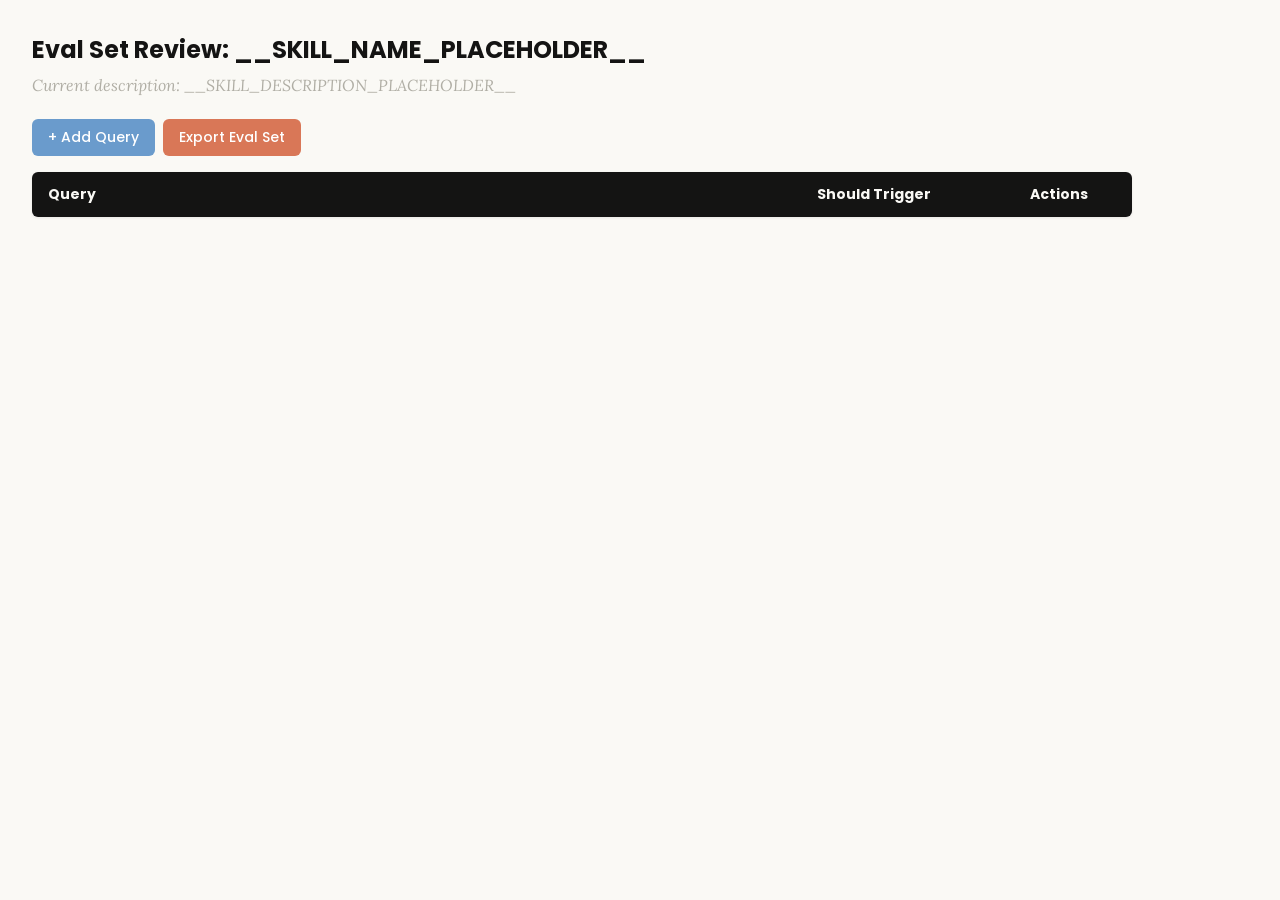
<file: skills/skill-creator/assets/eval_review.html>
<!DOCTYPE html>
<html lang="en">
<head>
  <meta charset="UTF-8">
  <meta name="viewport" content="width=device-width, initial-scale=1.0">
  <title>Eval Set Review - __SKILL_NAME_PLACEHOLDER__</title>
  <link rel="preconnect" href="https://fonts.googleapis.com">
  <link rel="preconnect" href="https://fonts.gstatic.com" crossorigin>
  <link href="https://fonts.googleapis.com/css2?family=Poppins:wght@500;600&family=Lora:wght@400;500&display=swap" rel="stylesheet">
  <style>
    * { box-sizing: border-box; margin: 0; padding: 0; }
    body { font-family: 'Lora', Georgia, serif; background: #faf9f5; padding: 2rem; color: #141413; }
    h1 { font-family: 'Poppins', sans-serif; margin-bottom: 0.5rem; font-size: 1.5rem; }
    .description { color: #b0aea5; margin-bottom: 1.5rem; font-style: italic; max-width: 900px; }
    .controls { margin-bottom: 1rem; display: flex; gap: 0.5rem; }
    .btn { font-family: 'Poppins', sans-serif; padding: 0.5rem 1rem; border: none; border-radius: 6px; cursor: pointer; font-size: 0.875rem; font-weight: 500; }
    .btn-add { background: #6a9bcc; color: white; }
    .btn-add:hover { background: #5889b8; }
    .btn-export { background: #d97757; color: white; }
    .btn-export:hover { background: #c4613f; }
    table { width: 100%; max-width: 1100px; border-collapse: collapse; background: white; border-radius: 6px; overflow: hidden; box-shadow: 0 1px 3px rgba(0,0,0,0.08); }
    th { font-family: 'Poppins', sans-serif; background: #141413; color: #faf9f5; padding: 0.75rem 1rem; text-align: left; font-size: 0.875rem; }
    td { padding: 0.75rem 1rem; border-bottom: 1px solid #e8e6dc; vertical-align: top; }
    tr:nth-child(even) td { background: #faf9f5; }
    tr:hover td { background: #f3f1ea; }
    .section-header td { background: #e8e6dc; font-family: 'Poppins', sans-serif; font-weight: 500; font-size: 0.8rem; color: #141413; text-transform: uppercase; letter-spacing: 0.05em; }
    .query-input { width: 100%; padding: 0.4rem; border: 1px solid #e8e6dc; border-radius: 4px; font-size: 0.875rem; font-family: 'Lora', Georgia, serif; resize: vertical; min-height: 60px; }
    .query-input:focus { outline: none; border-color: #d97757; box-shadow: 0 0 0 2px rgba(217,119,87,0.15); }
    .toggle { position: relative; display: inline-block; width: 44px; height: 24px; }
    .toggle input { opacity: 0; width: 0; height: 0; }
    .toggle .slider { position: absolute; inset: 0; background: #b0aea5; border-radius: 24px; cursor: pointer; transition: 0.2s; }
    .toggle .slider::before { content: ""; position: absolute; width: 18px; height: 18px; left: 3px; bottom: 3px; background: white; border-radius: 50%; transition: 0.2s; }
    .toggle input:checked + .slider { background: #d97757; }
    .toggle input:checked + .slider::before { transform: translateX(20px); }
    .btn-delete { background: #c44; color: white; padding: 0.3rem 0.6rem; border: none; border-radius: 4px; cursor: pointer; font-size: 0.75rem; font-family: 'Poppins', sans-serif; }
    .btn-delete:hover { background: #a33; }
    .summary { margin-top: 1rem; color: #b0aea5; font-size: 0.875rem; }
  </style>
</head>
<body>
  <h1>Eval Set Review: <span id="skill-name">__SKILL_NAME_PLACEHOLDER__</span></h1>
  <p class="description">Current description: <span id="skill-desc">__SKILL_DESCRIPTION_PLACEHOLDER__</span></p>

  <div class="controls">
    <button class="btn btn-add" onclick="addRow()">+ Add Query</button>
    <button class="btn btn-export" onclick="exportEvalSet()">Export Eval Set</button>
  </div>

  <table>
    <thead>
      <tr>
        <th style="width:65%">Query</th>
        <th style="width:18%">Should Trigger</th>
        <th style="width:10%">Actions</th>
      </tr>
    </thead>
    <tbody id="eval-body"></tbody>
  </table>

  <p class="summary" id="summary"></p>

  <script>
    const EVAL_DATA = __EVAL_DATA_PLACEHOLDER__;

    let evalItems = [...EVAL_DATA];

    function render() {
      const tbody = document.getElementById('eval-body');
      tbody.innerHTML = '';

      // Sort: should-trigger first, then should-not-trigger
      const sorted = evalItems
        .map((item, origIdx) => ({ ...item, origIdx }))
        .sort((a, b) => (b.should_trigger ? 1 : 0) - (a.should_trigger ? 1 : 0));

      let lastGroup = null;
      sorted.forEach(item => {
        const group = item.should_trigger ? 'trigger' : 'no-trigger';
        if (group !== lastGroup) {
          const headerRow = document.createElement('tr');
          headerRow.className = 'section-header';
          headerRow.innerHTML = `<td colspan="3">${item.should_trigger ? 'Should Trigger' : 'Should NOT Trigger'}</td>`;
          tbody.appendChild(headerRow);
          lastGroup = group;
        }

        const idx = item.origIdx;
        const tr = document.createElement('tr');
        tr.innerHTML = `
          <td><textarea class="query-input" onchange="updateQuery(${idx}, this.value)">${escapeHtml(item.query)}</textarea></td>
          <td>
            <label class="toggle">
              <input type="checkbox" ${item.should_trigger ? 'checked' : ''} onchange="updateTrigger(${idx}, this.checked)">
              <span class="slider"></span>
            </label>
            <span style="margin-left:8px;font-size:0.8rem;color:#b0aea5">${item.should_trigger ? 'Yes' : 'No'}</span>
          </td>
          <td><button class="btn-delete" onclick="deleteRow(${idx})">Delete</button></td>
        `;
        tbody.appendChild(tr);
      });
      updateSummary();
    }

    function escapeHtml(text) {
      const div = document.createElement('div');
      div.textContent = text;
      return div.innerHTML;
    }

    function updateQuery(idx, value) { evalItems[idx].query = value; updateSummary(); }
    function updateTrigger(idx, value) { evalItems[idx].should_trigger = value; render(); }
    function deleteRow(idx) { evalItems.splice(idx, 1); render(); }

    function addRow() {
      evalItems.push({ query: '', should_trigger: true });
      render();
      const inputs = document.querySelectorAll('.query-input');
      inputs[inputs.length - 1].focus();
    }

    function updateSummary() {
      const trigger = evalItems.filter(i => i.should_trigger).length;
      const noTrigger = evalItems.filter(i => !i.should_trigger).length;
      document.getElementById('summary').textContent =
        `${evalItems.length} queries total: ${trigger} should trigger, ${noTrigger} should not trigger`;
    }

    function exportEvalSet() {
      const valid = evalItems.filter(i => i.query.trim() !== '');
      const data = valid.map(i => ({ query: i.query.trim(), should_trigger: i.should_trigger }));
      const blob = new Blob([JSON.stringify(data, null, 2)], { type: 'application/json' });
      const url = URL.createObjectURL(blob);
      const a = document.createElement('a');
      a.href = url;
      a.download = 'eval_set.json';
      document.body.appendChild(a);
      a.click();
      document.body.removeChild(a);
      URL.revokeObjectURL(url);
    }

    render();
  </script>
</body>
</html>
</file>
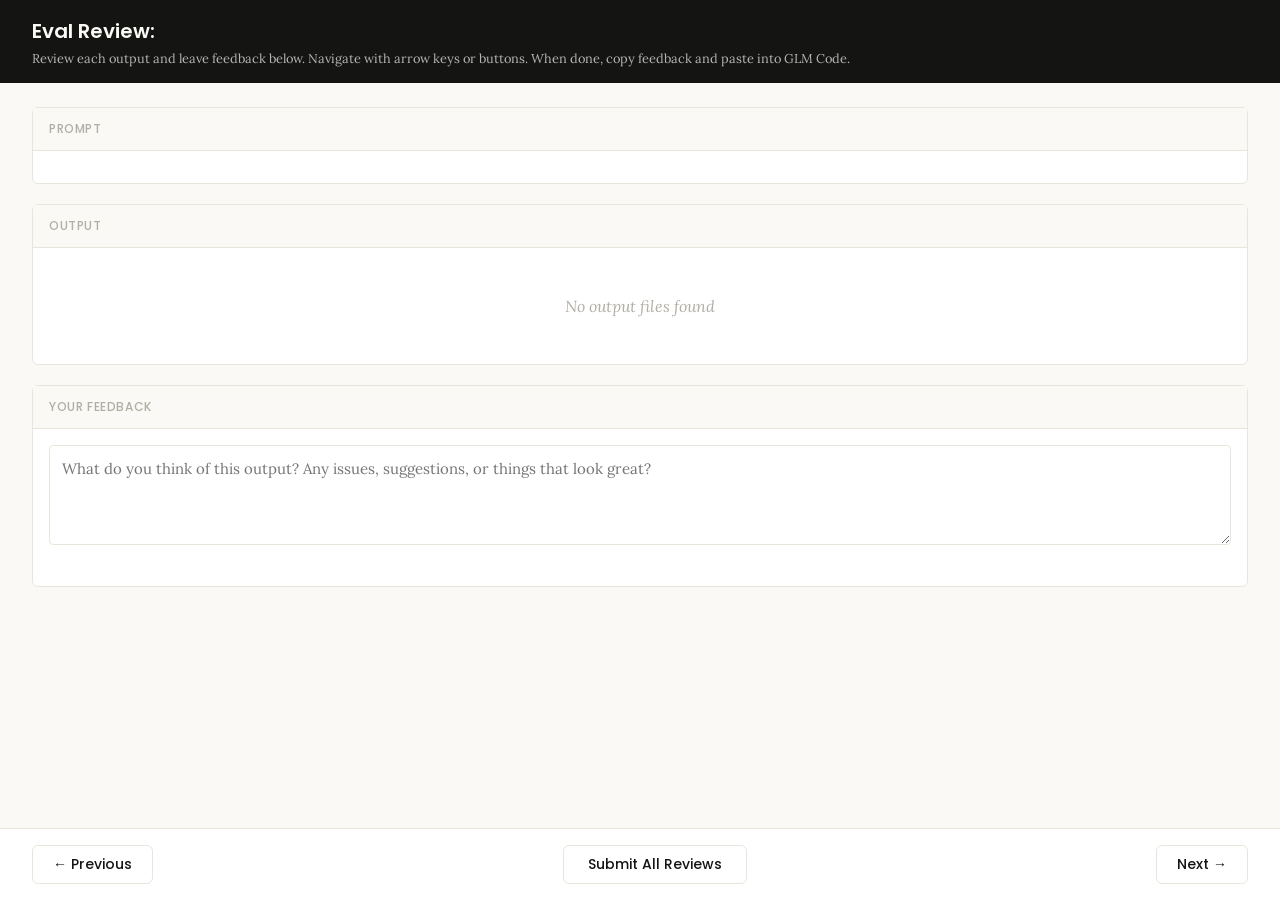
<file: skills/skill-creator/eval-viewer/viewer.html>
<!DOCTYPE html>
<html lang="en">
<head>
  <meta charset="UTF-8">
  <meta name="viewport" content="width=device-width, initial-scale=1.0">
  <title>Eval Review</title>
  <link rel="preconnect" href="https://fonts.googleapis.com">
  <link rel="preconnect" href="https://fonts.gstatic.com" crossorigin>
  <link href="https://fonts.googleapis.com/css2?family=Poppins:wght@500;600&family=Lora:wght@400;500&display=swap" rel="stylesheet">
  <script src="https://cdn.sheetjs.com/xlsx-0.20.3/package/dist/xlsx.full.min.js" integrity="sha384-EnyY0/GSHQGSxSgMwaIPzSESbqoOLSexfnSMN2AP+39Ckmn92stwABZynq1JyzdT" crossorigin="anonymous"></script>
  <style>
    :root {
      --bg: #faf9f5;
      --surface: #ffffff;
      --border: #e8e6dc;
      --text: #141413;
      --text-muted: #b0aea5;
      --accent: #d97757;
      --accent-hover: #c4613f;
      --green: #788c5d;
      --green-bg: #eef2e8;
      --red: #c44;
      --red-bg: #fceaea;
      --header-bg: #141413;
      --header-text: #faf9f5;
      --radius: 6px;
    }

    * { box-sizing: border-box; margin: 0; padding: 0; }

    body {
      font-family: 'Lora', Georgia, serif;
      background: var(--bg);
      color: var(--text);
      height: 100vh;
      display: flex;
      flex-direction: column;
    }

    /* ---- Header ---- */
    .header {
      background: var(--header-bg);
      color: var(--header-text);
      padding: 1rem 2rem;
      display: flex;
      justify-content: space-between;
      align-items: center;
      flex-shrink: 0;
    }
    .header h1 {
      font-family: 'Poppins', sans-serif;
      font-size: 1.25rem;
      font-weight: 600;
    }
    .header .instructions {
      font-size: 0.8rem;
      opacity: 0.7;
      margin-top: 0.25rem;
    }
    .header .progress {
      font-size: 0.875rem;
      opacity: 0.8;
      text-align: right;
    }

    /* ---- Main content ---- */
    .main {
      flex: 1;
      overflow-y: auto;
      padding: 1.5rem 2rem;
      display: flex;
      flex-direction: column;
      gap: 1.25rem;
    }

    /* ---- Sections ---- */
    .section {
      background: var(--surface);
      border: 1px solid var(--border);
      border-radius: var(--radius);
      flex-shrink: 0;
    }
    .section-header {
      font-family: 'Poppins', sans-serif;
      padding: 0.75rem 1rem;
      font-size: 0.75rem;
      font-weight: 500;
      text-transform: uppercase;
      letter-spacing: 0.05em;
      color: var(--text-muted);
      border-bottom: 1px solid var(--border);
      background: var(--bg);
    }
    .section-body {
      padding: 1rem;
    }

    /* ---- Config badge ---- */
    .config-badge {
      display: inline-block;
      padding: 0.2rem 0.625rem;
      border-radius: 9999px;
      font-family: 'Poppins', sans-serif;
      font-size: 0.6875rem;
      font-weight: 600;
      text-transform: uppercase;
      letter-spacing: 0.03em;
      margin-left: 0.75rem;
      vertical-align: middle;
    }
    .config-badge.config-primary {
      background: rgba(33, 150, 243, 0.12);
      color: #1976d2;
    }
    .config-badge.config-baseline {
      background: rgba(255, 193, 7, 0.15);
      color: #f57f17;
    }

    /* ---- Prompt ---- */
    .prompt-text {
      white-space: pre-wrap;
      font-size: 0.9375rem;
      line-height: 1.6;
    }

    /* ---- Outputs ---- */
    .output-file {
      border: 1px solid var(--border);
      border-radius: var(--radius);
      overflow: hidden;
    }
    .output-file + .output-file {
      margin-top: 1rem;
    }
    .output-file-header {
      padding: 0.5rem 0.75rem;
      font-size: 0.8rem;
      font-weight: 600;
      color: var(--text-muted);
      background: var(--bg);
      border-bottom: 1px solid var(--border);
      font-family: 'SF Mono', SFMono-Regular, Consolas, 'Liberation Mono', Menlo, monospace;
      display: flex;
      justify-content: space-between;
      align-items: center;
    }
    .output-file-header .dl-btn {
      font-size: 0.7rem;
      color: var(--accent);
      text-decoration: none;
      cursor: pointer;
      font-family: -apple-system, BlinkMacSystemFont, 'Segoe UI', sans-serif;
      font-weight: 500;
      opacity: 0.8;
    }
    .output-file-header .dl-btn:hover {
      opacity: 1;
      text-decoration: underline;
    }
    .output-file-content {
      padding: 0.75rem;
      overflow-x: auto;
    }
    .output-file-content pre {
      font-size: 0.8125rem;
      line-height: 1.5;
      white-space: pre-wrap;
      word-break: break-word;
      font-family: 'SF Mono', SFMono-Regular, Consolas, 'Liberation Mono', Menlo, monospace;
    }
    .output-file-content img {
      max-width: 100%;
      height: auto;
      border-radius: 4px;
    }
    .output-file-content iframe {
      width: 100%;
      height: 600px;
      border: none;
    }
    .output-file-content table {
      border-collapse: collapse;
      font-size: 0.8125rem;
      width: 100%;
    }
    .output-file-content table td,
    .output-file-content table th {
      border: 1px solid var(--border);
      padding: 0.375rem 0.5rem;
      text-align: left;
    }
    .output-file-content table th {
      background: var(--bg);
      font-weight: 600;
    }
    .output-file-content .download-link {
      display: inline-flex;
      align-items: center;
      gap: 0.5rem;
      padding: 0.5rem 1rem;
      background: var(--bg);
      border: 1px solid var(--border);
      border-radius: 4px;
      color: var(--accent);
      text-decoration: none;
      font-size: 0.875rem;
      cursor: pointer;
    }
    .output-file-content .download-link:hover {
      background: var(--border);
    }
    .empty-state {
      color: var(--text-muted);
      font-style: italic;
      padding: 2rem;
      text-align: center;
    }

    /* ---- Feedback ---- */
    .prev-feedback {
      background: var(--bg);
      border: 1px solid var(--border);
      border-radius: 4px;
      padding: 0.625rem 0.75rem;
      margin-top: 0.75rem;
      font-size: 0.8125rem;
      color: var(--text-muted);
      line-height: 1.5;
    }
    .prev-feedback-label {
      font-size: 0.7rem;
      font-weight: 600;
      text-transform: uppercase;
      letter-spacing: 0.04em;
      margin-bottom: 0.25rem;
      color: var(--text-muted);
    }
    .feedback-textarea {
      width: 100%;
      min-height: 100px;
      padding: 0.75rem;
      border: 1px solid var(--border);
      border-radius: 4px;
      font-family: inherit;
      font-size: 0.9375rem;
      line-height: 1.5;
      resize: vertical;
      color: var(--text);
    }
    .feedback-textarea:focus {
      outline: none;
      border-color: var(--accent);
      box-shadow: 0 0 0 3px rgba(37, 99, 235, 0.1);
    }
    .feedback-status {
      font-size: 0.75rem;
      color: var(--text-muted);
      margin-top: 0.5rem;
      min-height: 1.1em;
    }

    /* ---- Grades (collapsible) ---- */
    .grades-toggle {
      display: flex;
      align-items: center;
      cursor: pointer;
      user-select: none;
    }
    .grades-toggle:hover {
      color: var(--accent);
    }
    .grades-toggle .arrow {
      margin-right: 0.5rem;
      transition: transform 0.15s;
      font-size: 0.75rem;
    }
    .grades-toggle .arrow.open {
      transform: rotate(90deg);
    }
    .grades-content {
      display: none;
      margin-top: 0.75rem;
    }
    .grades-content.open {
      display: block;
    }
    .grades-summary {
      font-size: 0.875rem;
      margin-bottom: 0.75rem;
      display: flex;
      align-items: center;
      gap: 0.5rem;
    }
    .grade-badge {
      display: inline-block;
      padding: 0.125rem 0.5rem;
      border-radius: 9999px;
      font-size: 0.75rem;
      font-weight: 600;
    }
    .grade-pass { background: var(--green-bg); color: var(--green); }
    .grade-fail { background: var(--red-bg); color: var(--red); }
    .assertion-list {
      list-style: none;
    }
    .assertion-item {
      padding: 0.625rem 0;
      border-bottom: 1px solid var(--border);
      font-size: 0.8125rem;
    }
    .assertion-item:last-child { border-bottom: none; }
    .assertion-status {
      font-weight: 600;
      margin-right: 0.5rem;
    }
    .assertion-status.pass { color: var(--green); }
    .assertion-status.fail { color: var(--red); }
    .assertion-evidence {
      color: var(--text-muted);
      font-size: 0.75rem;
      margin-top: 0.25rem;
      padding-left: 1.5rem;
    }

    /* ---- View tabs ---- */
    .view-tabs {
      display: flex;
      gap: 0;
      padding: 0 2rem;
      background: var(--bg);
      border-bottom: 1px solid var(--border);
      flex-shrink: 0;
    }
    .view-tab {
      font-family: 'Poppins', sans-serif;
      padding: 0.625rem 1.25rem;
      font-size: 0.8125rem;
      font-weight: 500;
      cursor: pointer;
      border: none;
      background: none;
      color: var(--text-muted);
      border-bottom: 2px solid transparent;
      transition: all 0.15s;
    }
    .view-tab:hover { color: var(--text); }
    .view-tab.active {
      color: var(--accent);
      border-bottom-color: var(--accent);
    }
    .view-panel { display: none; }
    .view-panel.active { display: flex; flex-direction: column; flex: 1; overflow: hidden; }

    /* ---- Benchmark view ---- */
    .benchmark-view {
      padding: 1.5rem 2rem;
      overflow-y: auto;
      flex: 1;
    }
    .benchmark-table {
      border-collapse: collapse;
      background: var(--surface);
      border: 1px solid var(--border);
      border-radius: var(--radius);
      font-size: 0.8125rem;
      width: 100%;
      margin-bottom: 1.5rem;
    }
    .benchmark-table th, .benchmark-table td {
      padding: 0.625rem 0.75rem;
      text-align: left;
      border: 1px solid var(--border);
    }
    .benchmark-table th {
      font-family: 'Poppins', sans-serif;
      background: var(--header-bg);
      color: var(--header-text);
      font-weight: 500;
      font-size: 0.75rem;
      text-transform: uppercase;
      letter-spacing: 0.04em;
    }
    .benchmark-table tr:hover { background: var(--bg); }
    .benchmark-table tr.benchmark-row-with { background: rgba(33, 150, 243, 0.06); }
    .benchmark-table tr.benchmark-row-without { background: rgba(255, 193, 7, 0.06); }
    .benchmark-table tr.benchmark-row-with:hover { background: rgba(33, 150, 243, 0.12); }
    .benchmark-table tr.benchmark-row-without:hover { background: rgba(255, 193, 7, 0.12); }
    .benchmark-table tr.benchmark-row-avg { font-weight: 600; border-top: 2px solid var(--border); }
    .benchmark-table tr.benchmark-row-avg.benchmark-row-with { background: rgba(33, 150, 243, 0.12); }
    .benchmark-table tr.benchmark-row-avg.benchmark-row-without { background: rgba(255, 193, 7, 0.12); }
    .benchmark-delta-positive { color: var(--green); font-weight: 600; }
    .benchmark-delta-negative { color: var(--red); font-weight: 600; }
    .benchmark-notes {
      background: var(--surface);
      border: 1px solid var(--border);
      border-radius: var(--radius);
      padding: 1rem;
    }
    .benchmark-notes h3 {
      font-family: 'Poppins', sans-serif;
      font-size: 0.875rem;
      margin-bottom: 0.75rem;
    }
    .benchmark-notes ul {
      list-style: disc;
      padding-left: 1.25rem;
    }
    .benchmark-notes li {
      font-size: 0.8125rem;
      line-height: 1.6;
      margin-bottom: 0.375rem;
    }
    .benchmark-empty {
      color: var(--text-muted);
      font-style: italic;
      text-align: center;
      padding: 3rem;
    }

    /* ---- Navigation ---- */
    .nav {
      display: flex;
      justify-content: space-between;
      align-items: center;
      padding: 1rem 2rem;
      border-top: 1px solid var(--border);
      background: var(--surface);
      flex-shrink: 0;
    }
    .nav-btn {
      font-family: 'Poppins', sans-serif;
      padding: 0.5rem 1.25rem;
      border: 1px solid var(--border);
      border-radius: var(--radius);
      background: var(--surface);
      cursor: pointer;
      font-size: 0.875rem;
      font-weight: 500;
      color: var(--text);
      transition: all 0.15s;
    }
    .nav-btn:hover:not(:disabled) {
      background: var(--bg);
      border-color: var(--text-muted);
    }
    .nav-btn:disabled {
      opacity: 0.4;
      cursor: not-allowed;
    }
    .done-btn {
      font-family: 'Poppins', sans-serif;
      padding: 0.5rem 1.5rem;
      border: 1px solid var(--border);
      border-radius: var(--radius);
      background: var(--surface);
      color: var(--text);
      cursor: pointer;
      font-size: 0.875rem;
      font-weight: 500;
      transition: all 0.15s;
    }
    .done-btn:hover {
      background: var(--bg);
      border-color: var(--text-muted);
    }
    .done-btn.ready {
      border: none;
      background: var(--accent);
      color: white;
      font-weight: 600;
    }
    .done-btn.ready:hover {
      background: var(--accent-hover);
    }
    /* ---- Done overlay ---- */
    .done-overlay {
      display: none;
      position: fixed;
      inset: 0;
      background: rgba(0, 0, 0, 0.5);
      z-index: 100;
      justify-content: center;
      align-items: center;
    }
    .done-overlay.visible {
      display: flex;
    }
    .done-card {
      background: var(--surface);
      border-radius: 12px;
      padding: 2rem 3rem;
      text-align: center;
      box-shadow: 0 20px 60px rgba(0, 0, 0, 0.3);
      max-width: 500px;
    }
    .done-card h2 {
      font-size: 1.5rem;
      margin-bottom: 0.5rem;
    }
    .done-card p {
      color: var(--text-muted);
      margin-bottom: 1.5rem;
      line-height: 1.5;
    }
    .done-card .btn-row {
      display: flex;
      gap: 0.5rem;
      justify-content: center;
    }
    .done-card button {
      padding: 0.5rem 1.25rem;
      border: 1px solid var(--border);
      border-radius: var(--radius);
      background: var(--surface);
      cursor: pointer;
      font-size: 0.875rem;
    }
    .done-card button:hover {
      background: var(--bg);
    }
    /* ---- Toast ---- */
    .toast {
      position: fixed;
      bottom: 5rem;
      left: 50%;
      transform: translateX(-50%);
      background: var(--header-bg);
      color: var(--header-text);
      padding: 0.625rem 1.25rem;
      border-radius: var(--radius);
      font-size: 0.875rem;
      opacity: 0;
      transition: opacity 0.3s;
      pointer-events: none;
      z-index: 200;
    }
    .toast.visible {
      opacity: 1;
    }
  </style>
</head>
<body>
  <div id="app" style="height:100vh; display:flex; flex-direction:column;">
    <div class="header">
      <div>
        <h1>Eval Review: <span id="skill-name"></span></h1>
        <div class="instructions">Review each output and leave feedback below. Navigate with arrow keys or buttons. When done, copy feedback and paste into GLM Code.</div>
      </div>
      <div class="progress" id="progress"></div>
    </div>

    <!-- View tabs (only shown when benchmark data exists) -->
    <div class="view-tabs" id="view-tabs" style="display:none;">
      <button class="view-tab active" onclick="switchView('outputs')">Outputs</button>
      <button class="view-tab" onclick="switchView('benchmark')">Benchmark</button>
    </div>

    <!-- Outputs panel (qualitative review) -->
    <div class="view-panel active" id="panel-outputs">
    <div class="main">
      <!-- Prompt -->
      <div class="section">
        <div class="section-header">Prompt <span class="config-badge" id="config-badge" style="display:none;"></span></div>
        <div class="section-body">
          <div class="prompt-text" id="prompt-text"></div>
        </div>
      </div>

      <!-- Outputs -->
      <div class="section">
        <div class="section-header">Output</div>
        <div class="section-body" id="outputs-body">
          <div class="empty-state">No output files found</div>
        </div>
      </div>

      <!-- Previous Output (collapsible) -->
      <div class="section" id="prev-outputs-section" style="display:none;">
        <div class="section-header">
          <div class="grades-toggle" onclick="togglePrevOutputs()">
            <span class="arrow" id="prev-outputs-arrow">&#9654;</span>
            Previous Output
          </div>
        </div>
        <div class="grades-content" id="prev-outputs-content"></div>
      </div>

      <!-- Grades (collapsible) -->
      <div class="section" id="grades-section" style="display:none;">
        <div class="section-header">
          <div class="grades-toggle" onclick="toggleGrades()">
            <span class="arrow" id="grades-arrow">&#9654;</span>
            Formal Grades
          </div>
        </div>
        <div class="grades-content" id="grades-content"></div>
      </div>

      <!-- Feedback -->
      <div class="section">
        <div class="section-header">Your Feedback</div>
        <div class="section-body">
          <textarea
            class="feedback-textarea"
            id="feedback"
            placeholder="What do you think of this output? Any issues, suggestions, or things that look great?"
          ></textarea>
          <div class="feedback-status" id="feedback-status"></div>
          <div class="prev-feedback" id="prev-feedback" style="display:none;">
            <div class="prev-feedback-label">Previous feedback</div>
            <div id="prev-feedback-text"></div>
          </div>
        </div>
      </div>
    </div>

    <div class="nav" id="outputs-nav">
      <button class="nav-btn" id="prev-btn" onclick="navigate(-1)">&#8592; Previous</button>
      <button class="done-btn" id="done-btn" onclick="showDoneDialog()">Submit All Reviews</button>
      <button class="nav-btn" id="next-btn" onclick="navigate(1)">Next &#8594;</button>
    </div>
    </div><!-- end panel-outputs -->

    <!-- Benchmark panel (quantitative stats) -->
    <div class="view-panel" id="panel-benchmark">
      <div class="benchmark-view" id="benchmark-content">
        <div class="benchmark-empty">No benchmark data available. Run a benchmark to see quantitative results here.</div>
      </div>
    </div>
  </div>

  <!-- Done overlay -->
  <div class="done-overlay" id="done-overlay">
    <div class="done-card">
      <h2>Review Complete</h2>
      <p>Your feedback has been saved. Go back to your GLM Code session and tell GLM you're done reviewing.</p>
      <div class="btn-row">
        <button onclick="closeDoneDialog()">OK</button>
      </div>
    </div>
  </div>

  <!-- Toast -->
  <div class="toast" id="toast"></div>

  <script>
    // ---- Embedded data (injected by generate_review.py) ----
    /*__EMBEDDED_DATA__*/

    // ---- State ----
    let feedbackMap = {};  // run_id -> feedback text
    let currentIndex = 0;
    let visitedRuns = new Set();

    // ---- Init ----
    async function init() {
      // Load saved feedback from server — but only if this isn't a fresh
      // iteration (indicated by previous_feedback being present). When
      // previous feedback exists, the feedback.json on disk is stale from
      // the prior iteration and should not pre-fill the textareas.
      const hasPrevious = Object.keys(EMBEDDED_DATA.previous_feedback || {}).length > 0
        || Object.keys(EMBEDDED_DATA.previous_outputs || {}).length > 0;
      if (!hasPrevious) {
        try {
          const resp = await fetch("/api/feedback");
          const data = await resp.json();
          if (data.reviews) {
            for (const r of data.reviews) feedbackMap[r.run_id] = r.feedback;
          }
        } catch { /* first run, no feedback yet */ }
      }

      document.getElementById("skill-name").textContent = EMBEDDED_DATA.skill_name;
      showRun(0);

      // Wire up feedback auto-save
      const textarea = document.getElementById("feedback");
      let saveTimeout = null;
      textarea.addEventListener("input", () => {
        clearTimeout(saveTimeout);
        document.getElementById("feedback-status").textContent = "";
        saveTimeout = setTimeout(() => saveCurrentFeedback(), 800);
      });
    }

    // ---- Navigation ----
    function navigate(delta) {
      const newIndex = currentIndex + delta;
      if (newIndex >= 0 && newIndex < EMBEDDED_DATA.runs.length) {
        saveCurrentFeedback();
        showRun(newIndex);
      }
    }

    function updateNavButtons() {
      document.getElementById("prev-btn").disabled = currentIndex === 0;
      document.getElementById("next-btn").disabled =
        currentIndex === EMBEDDED_DATA.runs.length - 1;
    }

    // ---- Show a run ----
    function showRun(index) {
      currentIndex = index;
      const run = EMBEDDED_DATA.runs[index];

      // Progress
      document.getElementById("progress").textContent =
        `${index + 1} of ${EMBEDDED_DATA.runs.length}`;

      // Prompt
      document.getElementById("prompt-text").textContent = run.prompt;

      // Config badge
      const badge = document.getElementById("config-badge");
      const configMatch = run.id.match(/(with_skill|without_skill|new_skill|old_skill)/);
      if (configMatch) {
        const config = configMatch[1];
        const isBaseline = config === "without_skill" || config === "old_skill";
        badge.textContent = config.replace(/_/g, " ");
        badge.className = "config-badge " + (isBaseline ? "config-baseline" : "config-primary");
        badge.style.display = "inline-block";
      } else {
        badge.style.display = "none";
      }

      // Outputs
      renderOutputs(run);

      // Previous outputs
      renderPrevOutputs(run);

      // Grades
      renderGrades(run);

      // Previous feedback
      const prevFb = (EMBEDDED_DATA.previous_feedback || {})[run.id];
      const prevEl = document.getElementById("prev-feedback");
      if (prevFb) {
        document.getElementById("prev-feedback-text").textContent = prevFb;
        prevEl.style.display = "block";
      } else {
        prevEl.style.display = "none";
      }

      // Feedback
      document.getElementById("feedback").value = feedbackMap[run.id] || "";
      document.getElementById("feedback-status").textContent = "";

      updateNavButtons();

      // Track visited runs and promote done button when all visited
      visitedRuns.add(index);
      const doneBtn = document.getElementById("done-btn");
      if (visitedRuns.size >= EMBEDDED_DATA.runs.length) {
        doneBtn.classList.add("ready");
      }

      // Scroll main content to top
      document.querySelector(".main").scrollTop = 0;
    }

    // ---- Render outputs ----
    function renderOutputs(run) {
      const container = document.getElementById("outputs-body");
      container.innerHTML = "";

      const outputs = run.outputs || [];
      if (outputs.length === 0) {
        container.innerHTML = '<div class="empty-state">No output files</div>';
        return;
      }

      for (const file of outputs) {
        const fileDiv = document.createElement("div");
        fileDiv.className = "output-file";

        // Always show file header with download link
        const header = document.createElement("div");
        header.className = "output-file-header";
        const nameSpan = document.createElement("span");
        nameSpan.textContent = file.name;
        header.appendChild(nameSpan);
        const dlBtn = document.createElement("a");
        dlBtn.className = "dl-btn";
        dlBtn.textContent = "Download";
        dlBtn.download = file.name;
        dlBtn.href = getDownloadUri(file);
        header.appendChild(dlBtn);
        fileDiv.appendChild(header);

        const content = document.createElement("div");
        content.className = "output-file-content";

        if (file.type === "text") {
          const pre = document.createElement("pre");
          pre.textContent = file.content;
          content.appendChild(pre);
        } else if (file.type === "image") {
          const img = document.createElement("img");
          img.src = file.data_uri;
          img.alt = file.name;
          content.appendChild(img);
        } else if (file.type === "pdf") {
          const iframe = document.createElement("iframe");
          iframe.src = file.data_uri;
          content.appendChild(iframe);
        } else if (file.type === "xlsx") {
          renderXlsx(content, file.data_b64);
        } else if (file.type === "binary") {
          const a = document.createElement("a");
          a.className = "download-link";
          a.href = file.data_uri;
          a.download = file.name;
          a.textContent = "Download " + file.name;
          content.appendChild(a);
        } else if (file.type === "error") {
          const pre = document.createElement("pre");
          pre.textContent = file.content;
          pre.style.color = "var(--red)";
          content.appendChild(pre);
        }

        fileDiv.appendChild(content);
        container.appendChild(fileDiv);
      }
    }

    // ---- XLSX rendering via SheetJS ----
    function renderXlsx(container, b64Data) {
      try {
        const raw = Uint8Array.from(atob(b64Data), c => c.charCodeAt(0));
        const wb = XLSX.read(raw, { type: "array" });

        for (let i = 0; i < wb.SheetNames.length; i++) {
          const sheetName = wb.SheetNames[i];
          const ws = wb.Sheets[sheetName];

          if (wb.SheetNames.length > 1) {
            const sheetLabel = document.createElement("div");
            sheetLabel.style.cssText =
              "font-weight:600; font-size:0.8rem; color:#b0aea5; margin-top:0.5rem; margin-bottom:0.25rem;";
            sheetLabel.textContent = "Sheet: " + sheetName;
            container.appendChild(sheetLabel);
          }

          const htmlStr = XLSX.utils.sheet_to_html(ws, { editable: false });
          const wrapper = document.createElement("div");
          wrapper.innerHTML = htmlStr;
          container.appendChild(wrapper);
        }
      } catch (err) {
        container.textContent = "Error rendering spreadsheet: " + err.message;
      }
    }

    // ---- Grades ----
    function renderGrades(run) {
      const section = document.getElementById("grades-section");
      const content = document.getElementById("grades-content");

      if (!run.grading) {
        section.style.display = "none";
        return;
      }

      const grading = run.grading;
      section.style.display = "block";
      // Reset to collapsed
      content.classList.remove("open");
      document.getElementById("grades-arrow").classList.remove("open");

      const summary = grading.summary || {};
      const expectations = grading.expectations || [];

      let html = '<div style="padding: 1rem;">';

      // Summary line
      const passRate = summary.pass_rate != null
        ? Math.round(summary.pass_rate * 100) + "%"
        : "?";
      const badgeClass = summary.pass_rate >= 0.8 ? "grade-pass" : summary.pass_rate >= 0.5 ? "" : "grade-fail";
      html += '<div class="grades-summary">';
      html += '<span class="grade-badge ' + badgeClass + '">' + passRate + '</span>';
      html += '<span>' + (summary.passed || 0) + ' passed, ' + (summary.failed || 0) + ' failed of ' + (summary.total || 0) + '</span>';
      html += '</div>';

      // Assertions list
      html += '<ul class="assertion-list">';
      for (const exp of expectations) {
        const statusClass = exp.passed ? "pass" : "fail";
        const statusIcon = exp.passed ? "\u2713" : "\u2717";
        html += '<li class="assertion-item">';
        html += '<span class="assertion-status ' + statusClass + '">' + statusIcon + '</span>';
        html += '<span>' + escapeHtml(exp.text) + '</span>';
        if (exp.evidence) {
          html += '<div class="assertion-evidence">' + escapeHtml(exp.evidence) + '</div>';
        }
        html += '</li>';
      }
      html += '</ul>';

      html += '</div>';
      content.innerHTML = html;
    }

    function toggleGrades() {
      const content = document.getElementById("grades-content");
      const arrow = document.getElementById("grades-arrow");
      content.classList.toggle("open");
      arrow.classList.toggle("open");
    }

    // ---- Previous outputs (collapsible) ----
    function renderPrevOutputs(run) {
      const section = document.getElementById("prev-outputs-section");
      const content = document.getElementById("prev-outputs-content");
      const prevOutputs = (EMBEDDED_DATA.previous_outputs || {})[run.id];

      if (!prevOutputs || prevOutputs.length === 0) {
        section.style.display = "none";
        return;
      }

      section.style.display = "block";
      // Reset to collapsed
      content.classList.remove("open");
      document.getElementById("prev-outputs-arrow").classList.remove("open");

      // Render the files into the content area
      content.innerHTML = "";
      const wrapper = document.createElement("div");
      wrapper.style.padding = "1rem";

      for (const file of prevOutputs) {
        const fileDiv = document.createElement("div");
        fileDiv.className = "output-file";

        const header = document.createElement("div");
        header.className = "output-file-header";
        const nameSpan = document.createElement("span");
        nameSpan.textContent = file.name;
        header.appendChild(nameSpan);
        const dlBtn = document.createElement("a");
        dlBtn.className = "dl-btn";
        dlBtn.textContent = "Download";
        dlBtn.download = file.name;
        dlBtn.href = getDownloadUri(file);
        header.appendChild(dlBtn);
        fileDiv.appendChild(header);

        const fc = document.createElement("div");
        fc.className = "output-file-content";

        if (file.type === "text") {
          const pre = document.createElement("pre");
          pre.textContent = file.content;
          fc.appendChild(pre);
        } else if (file.type === "image") {
          const img = document.createElement("img");
          img.src = file.data_uri;
          img.alt = file.name;
          fc.appendChild(img);
        } else if (file.type === "pdf") {
          const iframe = document.createElement("iframe");
          iframe.src = file.data_uri;
          fc.appendChild(iframe);
        } else if (file.type === "xlsx") {
          renderXlsx(fc, file.data_b64);
        } else if (file.type === "binary") {
          const a = document.createElement("a");
          a.className = "download-link";
          a.href = file.data_uri;
          a.download = file.name;
          a.textContent = "Download " + file.name;
          fc.appendChild(a);
        }

        fileDiv.appendChild(fc);
        wrapper.appendChild(fileDiv);
      }

      content.appendChild(wrapper);
    }

    function togglePrevOutputs() {
      const content = document.getElementById("prev-outputs-content");
      const arrow = document.getElementById("prev-outputs-arrow");
      content.classList.toggle("open");
      arrow.classList.toggle("open");
    }

    // ---- Feedback (saved to server -> feedback.json) ----
    function saveCurrentFeedback() {
      const run = EMBEDDED_DATA.runs[currentIndex];
      const text = document.getElementById("feedback").value;

      if (text.trim() === "") {
        delete feedbackMap[run.id];
      } else {
        feedbackMap[run.id] = text;
      }

      // Build reviews array from map
      const reviews = [];
      for (const [run_id, feedback] of Object.entries(feedbackMap)) {
        if (feedback.trim()) {
          reviews.push({ run_id, feedback, timestamp: new Date().toISOString() });
        }
      }

      fetch("/api/feedback", {
        method: "POST",
        headers: { "Content-Type": "application/json" },
        body: JSON.stringify({ reviews, status: "in_progress" }),
      }).then(() => {
        document.getElementById("feedback-status").textContent = "Saved";
      }).catch(() => {
        // Static mode or server unavailable — no-op on auto-save,
        // feedback will be downloaded on final submit
        document.getElementById("feedback-status").textContent = "Will download on submit";
      });
    }

    // ---- Done ----
    function showDoneDialog() {
      // Save current textarea to feedbackMap (but don't POST yet)
      const run = EMBEDDED_DATA.runs[currentIndex];
      const text = document.getElementById("feedback").value;
      if (text.trim() === "") {
        delete feedbackMap[run.id];
      } else {
        feedbackMap[run.id] = text;
      }

      // POST once with status: complete — include ALL runs so the model
      // can distinguish "no feedback" (looks good) from "not reviewed"
      const reviews = [];
      const ts = new Date().toISOString();
      for (const r of EMBEDDED_DATA.runs) {
        reviews.push({ run_id: r.id, feedback: feedbackMap[r.id] || "", timestamp: ts });
      }
      const payload = JSON.stringify({ reviews, status: "complete" }, null, 2);
      fetch("/api/feedback", {
        method: "POST",
        headers: { "Content-Type": "application/json" },
        body: payload,
      }).then(() => {
        document.getElementById("done-overlay").classList.add("visible");
      }).catch(() => {
        // Server not available (static mode) — download as file
        const blob = new Blob([payload], { type: "application/json" });
        const url = URL.createObjectURL(blob);
        const a = document.createElement("a");
        a.href = url;
        a.download = "feedback.json";
        a.click();
        URL.revokeObjectURL(url);
        document.getElementById("done-overlay").classList.add("visible");
      });
    }

    function closeDoneDialog() {
      // Reset status back to in_progress
      saveCurrentFeedback();
      document.getElementById("done-overlay").classList.remove("visible");
    }

    // ---- Toast ----
    function showToast(message) {
      const toast = document.getElementById("toast");
      toast.textContent = message;
      toast.classList.add("visible");
      setTimeout(() => toast.classList.remove("visible"), 2000);
    }

    // ---- Keyboard nav ----
    document.addEventListener("keydown", (e) => {
      // Don't capture when typing in textarea
      if (e.target.tagName === "TEXTAREA") return;

      if (e.key === "ArrowLeft" || e.key === "ArrowUp") {
        e.preventDefault();
        navigate(-1);
      } else if (e.key === "ArrowRight" || e.key === "ArrowDown") {
        e.preventDefault();
        navigate(1);
      }
    });

    // ---- Util ----
    function getDownloadUri(file) {
      if (file.data_uri) return file.data_uri;
      if (file.data_b64) return "data:application/octet-stream;base64," + file.data_b64;
      if (file.type === "text") return "data:text/plain;charset=utf-8," + encodeURIComponent(file.content);
      return "#";
    }

    function escapeHtml(text) {
      const div = document.createElement("div");
      div.textContent = text;
      return div.innerHTML;
    }

    // ---- View switching ----
    function switchView(view) {
      document.querySelectorAll(".view-tab").forEach(t => t.classList.remove("active"));
      document.querySelectorAll(".view-panel").forEach(p => p.classList.remove("active"));
      document.querySelector(`[onclick="switchView('${view}')"]`).classList.add("active");
      document.getElementById("panel-" + view).classList.add("active");
    }

    // ---- Benchmark rendering ----
    function renderBenchmark() {
      const data = EMBEDDED_DATA.benchmark;
      if (!data) return;

      // Show the tabs
      document.getElementById("view-tabs").style.display = "flex";

      const container = document.getElementById("benchmark-content");
      const summary = data.run_summary || {};
      const metadata = data.metadata || {};
      const notes = data.notes || [];

      let html = "";

      // Header
      html += "<h2 style='font-family: Poppins, sans-serif; margin-bottom: 0.5rem;'>Benchmark Results</h2>";
      html += "<p style='color: var(--text-muted); font-size: 0.875rem; margin-bottom: 1.25rem;'>";
      if (metadata.skill_name) html += "<strong>" + escapeHtml(metadata.skill_name) + "</strong> &mdash; ";
      if (metadata.timestamp) html += metadata.timestamp + " &mdash; ";
      if (metadata.evals_run) html += "Evals: " + metadata.evals_run.join(", ") + " &mdash; ";
      html += (metadata.runs_per_configuration || "?") + " runs per configuration";
      html += "</p>";

      // Summary table
      html += '<table class="benchmark-table">';

      function fmtStat(stat, pct) {
        if (!stat) return "—";
        const suffix = pct ? "%" : "";
        const m = pct ? (stat.mean * 100).toFixed(0) : stat.mean.toFixed(1);
        const s = pct ? (stat.stddev * 100).toFixed(0) : stat.stddev.toFixed(1);
        return m + suffix + " ± " + s + suffix;
      }

      function deltaClass(val) {
        if (!val) return "";
        const n = parseFloat(val);
        if (n > 0) return "benchmark-delta-positive";
        if (n < 0) return "benchmark-delta-negative";
        return "";
      }

      // Discover config names dynamically (everything except "delta")
      const configs = Object.keys(summary).filter(k => k !== "delta");
      const configA = configs[0] || "config_a";
      const configB = configs[1] || "config_b";
      const labelA = configA.replace(/_/g, " ").replace(/\b\w/g, c => c.toUpperCase());
      const labelB = configB.replace(/_/g, " ").replace(/\b\w/g, c => c.toUpperCase());
      const a = summary[configA] || {};
      const b = summary[configB] || {};
      const delta = summary.delta || {};

      html += "<thead><tr><th>Metric</th><th>" + escapeHtml(labelA) + "</th><th>" + escapeHtml(labelB) + "</th><th>Delta</th></tr></thead>";
      html += "<tbody>";

      html += "<tr><td><strong>Pass Rate</strong></td>";
      html += "<td>" + fmtStat(a.pass_rate, true) + "</td>";
      html += "<td>" + fmtStat(b.pass_rate, true) + "</td>";
      html += '<td class="' + deltaClass(delta.pass_rate) + '">' + (delta.pass_rate || "—") + "</td></tr>";

      // Time (only show row if data exists)
      if (a.time_seconds || b.time_seconds) {
        html += "<tr><td><strong>Time (s)</strong></td>";
        html += "<td>" + fmtStat(a.time_seconds, false) + "</td>";
        html += "<td>" + fmtStat(b.time_seconds, false) + "</td>";
        html += '<td class="' + deltaClass(delta.time_seconds) + '">' + (delta.time_seconds ? delta.time_seconds + "s" : "—") + "</td></tr>";
      }

      // Tokens (only show row if data exists)
      if (a.tokens || b.tokens) {
        html += "<tr><td><strong>Tokens</strong></td>";
        html += "<td>" + fmtStat(a.tokens, false) + "</td>";
        html += "<td>" + fmtStat(b.tokens, false) + "</td>";
        html += '<td class="' + deltaClass(delta.tokens) + '">' + (delta.tokens || "—") + "</td></tr>";
      }

      html += "</tbody></table>";

      // Per-eval breakdown (if runs data available)
      const runs = data.runs || [];
      if (runs.length > 0) {
        const evalIds = [...new Set(runs.map(r => r.eval_id))].sort((a, b) => a - b);

        html += "<h3 style='font-family: Poppins, sans-serif; margin-bottom: 0.75rem;'>Per-Eval Breakdown</h3>";

        const hasTime = runs.some(r => r.result && r.result.time_seconds != null);
        const hasErrors = runs.some(r => r.result && r.result.errors > 0);

        for (const evalId of evalIds) {
          const evalRuns = runs.filter(r => r.eval_id === evalId);
          const evalName = evalRuns[0] && evalRuns[0].eval_name ? evalRuns[0].eval_name : "Eval " + evalId;

          html += "<h4 style='font-family: Poppins, sans-serif; margin: 1rem 0 0.5rem; color: var(--text);'>" + escapeHtml(evalName) + "</h4>";
          html += '<table class="benchmark-table">';
          html += "<thead><tr><th>Config</th><th>Run</th><th>Pass Rate</th>";
          if (hasTime) html += "<th>Time (s)</th>";
          if (hasErrors) html += "<th>Crashes During Execution</th>";
          html += "</tr></thead>";
          html += "<tbody>";

          // Group by config and render with average rows
          const configGroups = [...new Set(evalRuns.map(r => r.configuration))];
          for (let ci = 0; ci < configGroups.length; ci++) {
            const config = configGroups[ci];
            const configRuns = evalRuns.filter(r => r.configuration === config);
            if (configRuns.length === 0) continue;

            const rowClass = ci === 0 ? "benchmark-row-with" : "benchmark-row-without";
            const configLabel = config.replace(/_/g, " ").replace(/\b\w/g, c => c.toUpperCase());

            for (const run of configRuns) {
              const r = run.result || {};
              const prClass = r.pass_rate >= 0.8 ? "benchmark-delta-positive" : r.pass_rate < 0.5 ? "benchmark-delta-negative" : "";
              html += '<tr class="' + rowClass + '">';
              html += "<td>" + configLabel + "</td>";
              html += "<td>" + run.run_number + "</td>";
              html += '<td class="' + prClass + '">' + ((r.pass_rate || 0) * 100).toFixed(0) + "% (" + (r.passed || 0) + "/" + (r.total || 0) + ")</td>";
              if (hasTime) html += "<td>" + (r.time_seconds != null ? r.time_seconds.toFixed(1) : "—") + "</td>";
              if (hasErrors) html += "<td>" + (r.errors || 0) + "</td>";
              html += "</tr>";
            }

            // Average row
            const rates = configRuns.map(r => (r.result || {}).pass_rate || 0);
            const avgRate = rates.reduce((a, b) => a + b, 0) / rates.length;
            const avgPrClass = avgRate >= 0.8 ? "benchmark-delta-positive" : avgRate < 0.5 ? "benchmark-delta-negative" : "";
            html += '<tr class="benchmark-row-avg ' + rowClass + '">';
            html += "<td>" + configLabel + "</td>";
            html += "<td>Avg</td>";
            html += '<td class="' + avgPrClass + '">' + (avgRate * 100).toFixed(0) + "%</td>";
            if (hasTime) {
              const times = configRuns.map(r => (r.result || {}).time_seconds).filter(t => t != null);
              html += "<td>" + (times.length ? (times.reduce((a, b) => a + b, 0) / times.length).toFixed(1) : "—") + "</td>";
            }
            if (hasErrors) html += "<td></td>";
            html += "</tr>";
          }
          html += "</tbody></table>";

          // Per-assertion detail for this eval
          const runsWithExpectations = {};
          for (const config of configGroups) {
            runsWithExpectations[config] = evalRuns.filter(r => r.configuration === config && r.expectations && r.expectations.length > 0);
          }
          const hasAnyExpectations = Object.values(runsWithExpectations).some(runs => runs.length > 0);
          if (hasAnyExpectations) {
            // Collect all unique assertion texts across all configs
            const allAssertions = [];
            const seen = new Set();
            for (const config of configGroups) {
              for (const run of runsWithExpectations[config]) {
                for (const exp of (run.expectations || [])) {
                  if (!seen.has(exp.text)) {
                    seen.add(exp.text);
                    allAssertions.push(exp.text);
                  }
                }
              }
            }

            html += '<table class="benchmark-table" style="margin-top: 0.5rem;">';
            html += "<thead><tr><th>Assertion</th>";
            for (const config of configGroups) {
              const label = config.replace(/_/g, " ").replace(/\b\w/g, c => c.toUpperCase());
              html += "<th>" + escapeHtml(label) + "</th>";
            }
            html += "</tr></thead><tbody>";

            for (const assertionText of allAssertions) {
              html += "<tr><td>" + escapeHtml(assertionText) + "</td>";

              for (const config of configGroups) {
                html += "<td>";
                for (const run of runsWithExpectations[config]) {
                  const exp = (run.expectations || []).find(e => e.text === assertionText);
                  if (exp) {
                    const cls = exp.passed ? "benchmark-delta-positive" : "benchmark-delta-negative";
                    const icon = exp.passed ? "\u2713" : "\u2717";
                    html += '<span class="' + cls + '" title="Run ' + run.run_number + ': ' + escapeHtml(exp.evidence || "") + '">' + icon + "</span> ";
                  } else {
                    html += "— ";
                  }
                }
                html += "</td>";
              }
              html += "</tr>";
            }
            html += "</tbody></table>";
          }
        }
      }

      // Notes
      if (notes.length > 0) {
        html += '<div class="benchmark-notes">';
        html += "<h3>Analysis Notes</h3>";
        html += "<ul>";
        for (const note of notes) {
          html += "<li>" + escapeHtml(note) + "</li>";
        }
        html += "</ul></div>";
      }

      container.innerHTML = html;
    }

    // ---- Start ----
    init();
    renderBenchmark();
  </script>
</body>
</html>
</file>
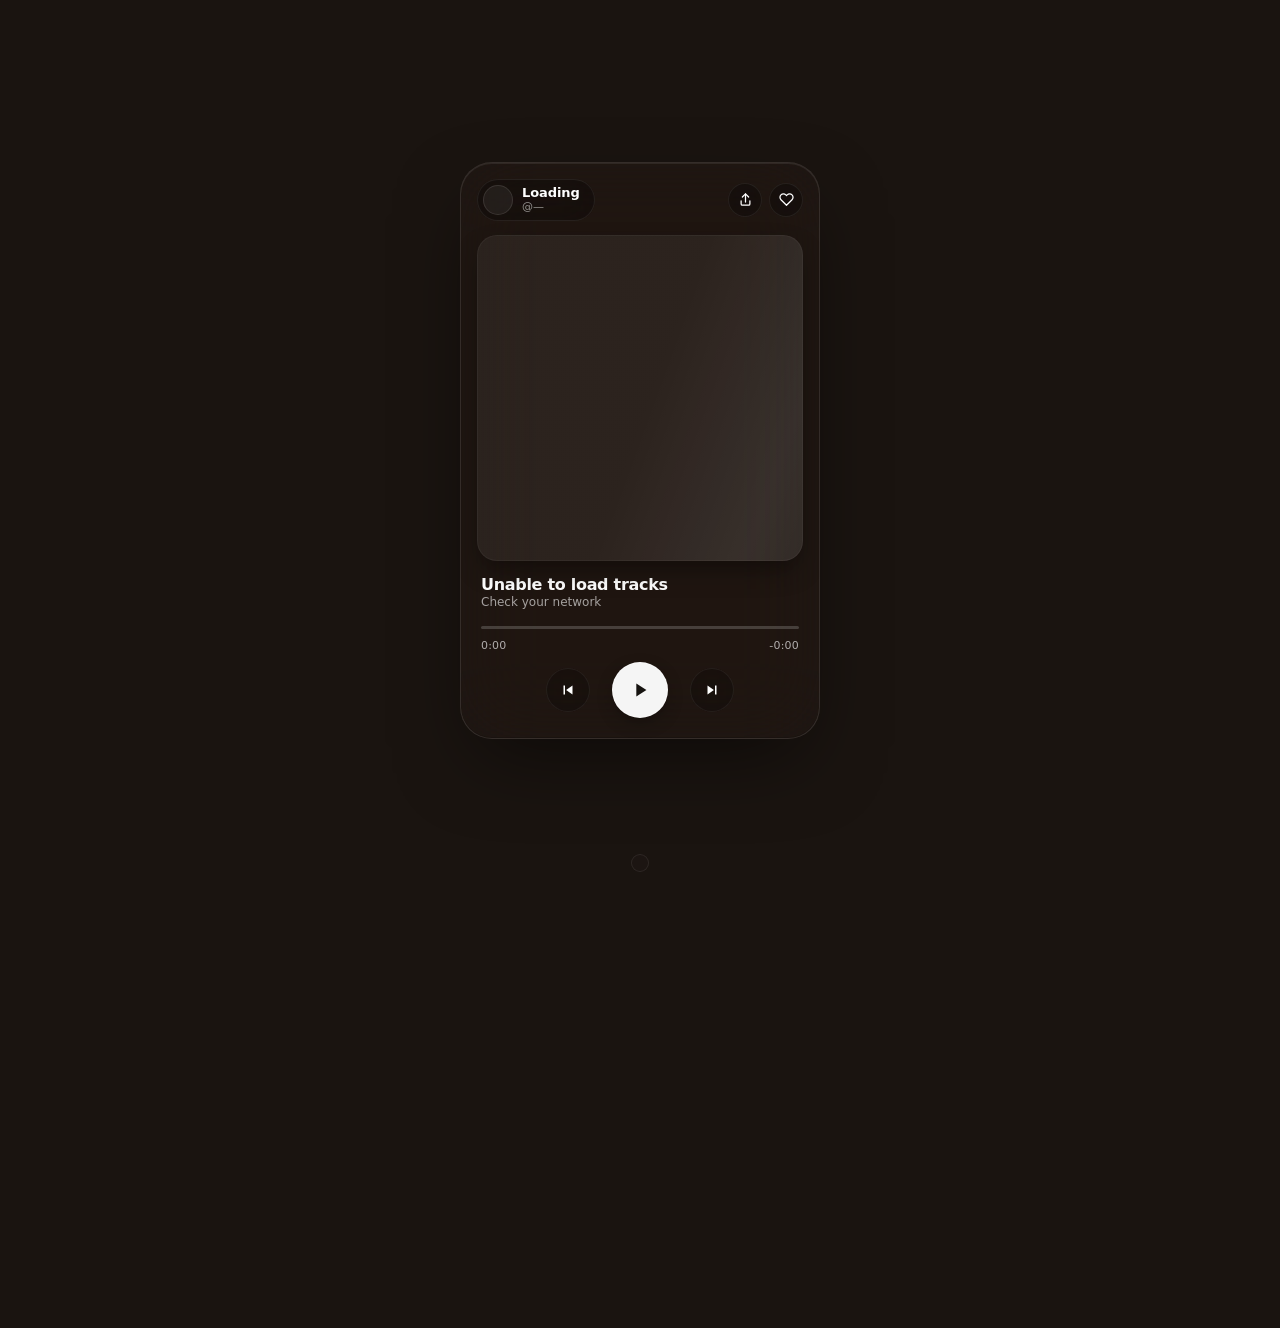
<file: skills/design/design-templates/audio-jingle/music-player.html>
<!DOCTYPE html>
<!-- Direction: iOS Music — ambient album wash + frosted glass card. Real cover art via iTunes Search API; 30s preview audio. -->
<html lang="en">
<head>
<meta charset="UTF-8">
<meta name="viewport" content="width=device-width, initial-scale=1.0">
<title>Now Playing</title>
<style>
  * { margin: 0; padding: 0; box-sizing: border-box; -webkit-tap-highlight-color: transparent; }

  html, body {
    width: 100%;
    height: 100%;
    overflow: hidden;
    font-family: -apple-system, BlinkMacSystemFont, "SF Pro Display", "SF Pro Text", "Helvetica Neue", system-ui, sans-serif;
    background: #1a1410;
    color: #fff;
    -webkit-font-smoothing: antialiased;
  }

  body {
    display: flex;
    align-items: center;
    justify-content: center;
    position: relative;
  }

  /* Ambient backdrop: blurred album art carries the room color */
  .ambient {
    position: absolute;
    inset: -15%;
    background-size: cover;
    background-position: center;
    filter: blur(90px) saturate(1.6);
    transform: scale(1.5);
    opacity: 0;
    transition: opacity 1s ease, background-image 1s ease;
    z-index: 0;
  }
  .ambient.ready { opacity: 0.85; }

  .ambient::after {
    content: '';
    position: absolute;
    inset: 0;
    background:
      radial-gradient(ellipse at center, transparent 0%, rgba(0,0,0,0.35) 70%, rgba(0,0,0,0.6) 100%);
  }

  /* Player card — frosted glass over album wash */
  .player {
    position: relative;
    z-index: 2;
    width: 360px;
    padding: 16px;
    border-radius: 32px;
    background: rgba(40, 30, 25, 0.32);
    backdrop-filter: blur(40px) saturate(1.6);
    -webkit-backdrop-filter: blur(40px) saturate(1.6);
    border: 1px solid rgba(255, 255, 255, 0.10);
    box-shadow:
      0 30px 80px -20px rgba(0, 0, 0, 0.55),
      0 1px 0 rgba(255, 255, 255, 0.08) inset,
      0 -1px 0 rgba(0, 0, 0, 0.15) inset;
  }

  /* ─── Top row ──────────────────────────────────────── */
  .top {
    display: flex;
    align-items: center;
    justify-content: space-between;
    margin-bottom: 14px;
  }

  .artist-pill {
    display: flex;
    align-items: center;
    gap: 9px;
    padding: 5px 14px 5px 5px;
    background: rgba(0, 0, 0, 0.28);
    border-radius: 999px;
    backdrop-filter: blur(20px);
    border: 1px solid rgba(255, 255, 255, 0.07);
    max-width: 200px;
  }

  .avatar {
    width: 30px; height: 30px;
    border-radius: 50%;
    background-size: cover;
    background-position: center;
    background-color: rgba(255,255,255,0.06);
    flex-shrink: 0;
    box-shadow: inset 0 0 0 1px rgba(255,255,255,0.1);
  }

  .artist-meta { line-height: 1.15; min-width: 0; }
  .artist-name {
    font-size: 13px;
    font-weight: 600;
    letter-spacing: -0.1px;
    overflow: hidden; text-overflow: ellipsis; white-space: nowrap;
    max-width: 140px;
  }
  .artist-handle {
    font-size: 11px;
    font-weight: 500;
    color: rgba(255, 255, 255, 0.55);
    overflow: hidden; text-overflow: ellipsis; white-space: nowrap;
  }

  .actions { display: flex; gap: 7px; }

  .icon-btn {
    width: 34px; height: 34px;
    border-radius: 50%;
    border: 1px solid rgba(255, 255, 255, 0.07);
    background: rgba(0, 0, 0, 0.28);
    color: #fff;
    display: flex; align-items: center; justify-content: center;
    cursor: pointer;
    transition: transform 0.12s ease, background 0.2s ease;
    backdrop-filter: blur(20px);
  }
  .icon-btn:hover { background: rgba(0, 0, 0, 0.4); }
  .icon-btn:active { transform: scale(0.9); }
  .icon-btn svg { width: 15px; height: 15px; }
  .icon-btn.liked { color: #ff4d6a; }
  .icon-btn.liked svg path { fill: #ff4d6a; stroke: #ff4d6a; }

  /* ─── Album art ────────────────────────────────────── */
  .album {
    position: relative;
    width: 100%;
    aspect-ratio: 1 / 1;
    border-radius: 20px;
    overflow: hidden;
    background-color: rgba(255,255,255,0.04);
    box-shadow:
      0 12px 28px -6px rgba(0, 0, 0, 0.45),
      0 0 0 1px rgba(255, 255, 255, 0.04) inset;
  }

  .album img {
    width: 100%; height: 100%;
    object-fit: cover;
    display: block;
    transition: opacity 0.5s ease, transform 8s linear;
    opacity: 0;
  }
  .album img.loaded { opacity: 1; }
  .album.playing img { transform: scale(1.04); }

  .album-skeleton {
    position: absolute;
    inset: 0;
    background: linear-gradient(110deg,
      rgba(255,255,255,0.02) 30%,
      rgba(255,255,255,0.08) 50%,
      rgba(255,255,255,0.02) 70%);
    background-size: 200% 100%;
    animation: shimmer 1.6s infinite;
    pointer-events: none;
  }
  .album.loaded .album-skeleton { display: none; }
  @keyframes shimmer { to { background-position: -200% 0; } }

  /* ─── Track info ───────────────────────────────────── */
  .track {
    margin-top: 14px;
    padding: 0 4px;
  }
  .track-title {
    font-size: 16px;
    font-weight: 700;
    letter-spacing: -0.3px;
    overflow: hidden; text-overflow: ellipsis; white-space: nowrap;
    margin-bottom: 1px;
  }
  .track-sub {
    font-size: 12px;
    font-weight: 500;
    color: rgba(255, 255, 255, 0.6);
    overflow: hidden; text-overflow: ellipsis; white-space: nowrap;
  }

  /* ─── Progress ─────────────────────────────────────── */
  .prog {
    margin-top: 12px;
    padding: 0 4px;
  }
  .prog-bar {
    position: relative;
    height: 14px;
    cursor: pointer;
    display: flex;
    align-items: center;
  }
  .prog-bar::before {
    content: '';
    position: absolute;
    left: 0; right: 0;
    height: 3px;
    background: rgba(255, 255, 255, 0.18);
    border-radius: 999px;
  }
  .prog-fill {
    position: absolute;
    left: 0;
    height: 3px;
    width: 0%;
    background: rgba(255, 255, 255, 0.92);
    border-radius: 999px;
    transition: width 0.15s linear;
  }
  .prog-thumb {
    position: absolute;
    width: 10px; height: 10px;
    border-radius: 50%;
    background: #fff;
    left: 0;
    transform: translateX(-50%);
    box-shadow: 0 1px 4px rgba(0,0,0,0.4);
    opacity: 0;
    transition: opacity 0.2s ease;
  }
  .prog-bar:hover .prog-thumb { opacity: 1; }

  .time-row {
    display: flex;
    justify-content: space-between;
    margin-top: 4px;
    color: rgba(255, 255, 255, 0.65);
    font-size: 11px;
    font-weight: 500;
    font-variant-numeric: tabular-nums;
    letter-spacing: 0.2px;
  }

  /* ─── Controls ─────────────────────────────────────── */
  .ctrls {
    display: flex;
    align-items: center;
    justify-content: center;
    gap: 22px;
    margin-top: 10px;
    padding-bottom: 4px;
  }
  .ctrl {
    width: 44px; height: 44px;
    border-radius: 50%;
    border: 1px solid rgba(255, 255, 255, 0.06);
    background: rgba(0, 0, 0, 0.22);
    color: #fff;
    display: flex; align-items: center; justify-content: center;
    cursor: pointer;
    transition: transform 0.12s ease, background 0.2s ease;
    backdrop-filter: blur(20px);
  }
  .ctrl:hover { background: rgba(0, 0, 0, 0.36); }
  .ctrl:active { transform: scale(0.9); }
  .ctrl svg { width: 18px; height: 18px; fill: #fff; }

  .ctrl.play {
    width: 56px; height: 56px;
    background: rgba(255, 255, 255, 0.96);
    border-color: rgba(255, 255, 255, 0.4);
    box-shadow: 0 6px 18px -4px rgba(0,0,0,0.4);
  }
  .ctrl.play:hover { background: #fff; }
  .ctrl.play svg { width: 22px; height: 22px; fill: #161310; }

  /* ─── Queue strip ──────────────────────────────────── */
  .queue {
    position: absolute;
    z-index: 2;
    bottom: 28px;
    left: 50%;
    transform: translateX(-50%);
    display: flex;
    gap: 8px;
    padding: 8px;
    border-radius: 18px;
    background: rgba(40, 30, 25, 0.32);
    backdrop-filter: blur(30px) saturate(1.4);
    -webkit-backdrop-filter: blur(30px) saturate(1.4);
    border: 1px solid rgba(255, 255, 255, 0.08);
    box-shadow: 0 14px 32px -10px rgba(0,0,0,0.4);
    max-width: 90vw;
  }

  .q-item {
    width: 46px; height: 46px;
    border-radius: 11px;
    background-size: cover;
    background-position: center;
    background-color: rgba(255,255,255,0.06);
    cursor: pointer;
    position: relative;
    flex-shrink: 0;
    transition: transform 0.18s ease, box-shadow 0.18s ease;
    box-shadow: 0 1px 0 rgba(255,255,255,0.05) inset;
  }
  .q-item:hover { transform: translateY(-2px); }
  .q-item.active {
    box-shadow:
      0 0 0 2px rgba(255,255,255,0.95),
      0 0 0 4px rgba(0,0,0,0.35);
  }
  .q-item.active::after {
    content: '';
    position: absolute;
    inset: 0;
    border-radius: inherit;
    background: rgba(0,0,0,0.32);
  }
  .q-item.active::before {
    content: '';
    position: absolute;
    bottom: 6px; left: 50%;
    transform: translateX(-50%);
    width: 14px; height: 8px;
    background:
      linear-gradient(to top, #fff 100%, #fff 100%) no-repeat 0 100% / 2px 100%,
      linear-gradient(to top, #fff 100%, #fff 100%) no-repeat 4px 100% / 2px 60%,
      linear-gradient(to top, #fff 100%, #fff 100%) no-repeat 8px 100% / 2px 90%,
      linear-gradient(to top, #fff 100%, #fff 100%) no-repeat 12px 100% / 2px 40%;
    animation: bars 0.9s ease-in-out infinite alternate;
    z-index: 1;
  }
  @keyframes bars {
    from { background-size: 2px 30%, 2px 70%, 2px 40%, 2px 90%; }
    to   { background-size: 2px 90%, 2px 30%, 2px 80%, 2px 50%; }
  }

  /* Hide bars unless playing */
  body:not(.is-playing) .q-item.active::before { display: none; }

  .toast {
    position: fixed;
    bottom: 100px;
    left: 50%;
    transform: translateX(-50%) translateY(20px);
    padding: 8px 14px;
    background: rgba(0,0,0,0.7);
    backdrop-filter: blur(20px);
    border: 1px solid rgba(255,255,255,0.08);
    color: #fff;
    font-size: 12px;
    border-radius: 999px;
    opacity: 0;
    transition: all 0.3s ease;
    pointer-events: none;
    z-index: 10;
  }
  .toast.show {
    opacity: 1;
    transform: translateX(-50%) translateY(0);
  }

  @media (max-width: 420px) {
    .player { width: calc(100vw - 32px); }
    .queue { bottom: 16px; }
  }
</style>
</head>
<body>
  <div class="ambient" id="ambient"></div>

  <div class="player">
    <div class="top">
      <div class="artist-pill">
        <div class="avatar" id="avatar"></div>
        <div class="artist-meta">
          <div class="artist-name" id="artistName">Loading</div>
          <div class="artist-handle" id="artistHandle">@—</div>
        </div>
      </div>
      <div class="actions">
        <button class="icon-btn" id="shareBtn" aria-label="Share">
          <svg viewBox="0 0 24 24" fill="none" stroke="currentColor" stroke-width="2" stroke-linecap="round" stroke-linejoin="round">
            <path d="M12 3v13"/>
            <path d="m7 8 5-5 5 5"/>
            <path d="M5 14v5a2 2 0 0 0 2 2h10a2 2 0 0 0 2-2v-5"/>
          </svg>
        </button>
        <button class="icon-btn" id="likeBtn" aria-label="Like">
          <svg viewBox="0 0 24 24" fill="none" stroke="currentColor" stroke-width="2" stroke-linecap="round" stroke-linejoin="round">
            <path d="M20.84 4.61a5.5 5.5 0 0 0-7.78 0L12 5.67l-1.06-1.06a5.5 5.5 0 1 0-7.78 7.78L12 21.23l8.84-8.84a5.5 5.5 0 0 0 0-7.78z"/>
          </svg>
        </button>
      </div>
    </div>

    <div class="album" id="album">
      <div class="album-skeleton"></div>
      <img id="albumImg" alt="">
    </div>

    <div class="track">
      <div class="track-title" id="trackTitle">—</div>
      <div class="track-sub" id="trackSub">—</div>
    </div>

    <div class="prog">
      <div class="prog-bar" id="progBar">
        <div class="prog-fill" id="progFill"></div>
        <div class="prog-thumb" id="progThumb"></div>
      </div>
      <div class="time-row">
        <span id="curTime">0:00</span>
        <span id="remTime">-0:00</span>
      </div>
    </div>

    <div class="ctrls">
      <button class="ctrl" id="prevBtn" aria-label="Previous">
        <svg viewBox="0 0 24 24"><path d="M6 6h2v12H6zm3.5 6 8.5 6V6z"/></svg>
      </button>
      <button class="ctrl play" id="playBtn" aria-label="Play">
        <svg viewBox="0 0 24 24" id="playSvg"><path d="M8 5v14l11-7z"/></svg>
      </button>
      <button class="ctrl" id="nextBtn" aria-label="Next">
        <svg viewBox="0 0 24 24"><path d="M6 18 14.5 12 6 6v12zM16 6h2v12h-2z"/></svg>
      </button>
    </div>
  </div>

  <div class="queue" id="queue"></div>

  <div class="toast" id="toast">Copied to clipboard</div>

  <audio id="audio" preload="metadata" crossorigin="anonymous"></audio>

<script>
  const QUERIES = [
    'blinding lights the weeknd',
    'bad guy billie eilish',
    'sicko mode travis scott',
    'as it was harry styles',
    'borderline tame impala',
    'good 4 u olivia rodrigo',
  ];

  const PLAY_SVG  = '<path d="M8 5v14l11-7z"/>';
  const PAUSE_SVG = '<path d="M6 5h4v14H6zm8 0h4v14h-4z"/>';

  const $ = (id) => document.getElementById(id);
  const audio = $('audio');
  const ambient = $('ambient');
  const album = $('album');
  const albumImg = $('albumImg');
  const avatar = $('avatar');

  let tracks = [];
  let idx = 0;
  const liked = new Set();

  const fmt = (s) => {
    if (!isFinite(s) || s < 0) return '0:00';
    const m = Math.floor(s / 60);
    const sec = String(Math.floor(s % 60)).padStart(2, '0');
    return `${m}:${sec}`;
  };

  const hires = (url) => (url || '').replace('100x100bb', '600x600bb');

  const handleFrom = (name) =>
    '@' + (name || '').toLowerCase().replace(/[^a-z0-9]+/g, '');

  async function search(q) {
    try {
      const r = await fetch(
        `https://itunes.apple.com/search?term=${encodeURIComponent(q)}&entity=song&limit=1`
      );
      const j = await r.json();
      const t = j.results && j.results[0];
      if (!t || !t.previewUrl) return null;
      return {
        title: t.trackName,
        artist: t.artistName,
        album: t.collectionName,
        artwork: hires(t.artworkUrl100),
        preview: t.previewUrl,
      };
    } catch (e) {
      return null;
    }
  }

  function renderQueue() {
    const q = $('queue');
    q.innerHTML = '';
    tracks.forEach((t, i) => {
      const d = document.createElement('div');
      d.className = 'q-item' + (i === idx ? ' active' : '');
      d.style.backgroundImage = `url("${t.artwork}")`;
      d.title = `${t.title} — ${t.artist}`;
      d.onclick = () => load(i, true);
      q.appendChild(d);
    });
  }

  function load(i, play = false) {
    if (!tracks.length) return;
    idx = ((i % tracks.length) + tracks.length) % tracks.length;
    const t = tracks[idx];

    album.classList.remove('loaded');
    albumImg.classList.remove('loaded');
    albumImg.onload = () => {
      album.classList.add('loaded');
      albumImg.classList.add('loaded');
    };
    albumImg.src = t.artwork;

    ambient.style.backgroundImage = `url("${t.artwork}")`;
    ambient.classList.add('ready');
    avatar.style.backgroundImage = `url("${t.artwork}")`;

    $('artistName').textContent = t.artist;
    $('artistHandle').textContent = handleFrom(t.artist);
    $('trackTitle').textContent = t.title;
    $('trackSub').textContent = t.album;

    $('likeBtn').classList.toggle('liked', liked.has(idx));

    audio.src = t.preview;
    renderQueue();

    if (play) {
      audio.play().then(() => setPlaying(true)).catch(() => setPlaying(false));
    } else {
      setPlaying(false);
    }
  }

  function setPlaying(p) {
    document.body.classList.toggle('is-playing', p);
    album.classList.toggle('playing', p);
    $('playSvg').innerHTML = p ? PAUSE_SVG : PLAY_SVG;
  }

  function toggle() {
    if (!audio.src) return;
    if (audio.paused) {
      audio.play().then(() => setPlaying(true)).catch(() => {});
    } else {
      audio.pause();
      setPlaying(false);
    }
  }

  function showToast(msg) {
    const t = $('toast');
    t.textContent = msg;
    t.classList.add('show');
    clearTimeout(showToast._t);
    showToast._t = setTimeout(() => t.classList.remove('show'), 1500);
  }

  /* Events */
  audio.addEventListener('timeupdate', () => {
    if (!audio.duration) return;
    const pct = (audio.currentTime / audio.duration) * 100;
    $('progFill').style.width = pct + '%';
    $('progThumb').style.left = pct + '%';
    $('curTime').textContent = fmt(audio.currentTime);
    $('remTime').textContent = '-' + fmt(audio.duration - audio.currentTime);
  });
  audio.addEventListener('ended', () => load(idx + 1, true));
  audio.addEventListener('play', () => setPlaying(true));
  audio.addEventListener('pause', () => setPlaying(false));

  $('playBtn').onclick = toggle;
  $('prevBtn').onclick = () => load(idx - 1, !audio.paused);
  $('nextBtn').onclick = () => load(idx + 1, !audio.paused);

  $('likeBtn').onclick = () => {
    if (liked.has(idx)) { liked.delete(idx); showToast('Removed from Liked'); }
    else { liked.add(idx); showToast('Added to Liked'); }
    $('likeBtn').classList.toggle('liked', liked.has(idx));
  };

  $('shareBtn').onclick = async () => {
    const t = tracks[idx];
    if (!t) return;
    const text = `♪ ${t.title} — ${t.artist}`;
    try {
      await navigator.clipboard.writeText(text);
      showToast('Copied to clipboard');
    } catch {
      showToast(text);
    }
  };

  const seek = (e) => {
    if (!audio.duration) return;
    const r = $('progBar').getBoundingClientRect();
    const x = (e.touches ? e.touches[0].clientX : e.clientX) - r.left;
    const pct = Math.max(0, Math.min(1, x / r.width));
    audio.currentTime = pct * audio.duration;
  };
  $('progBar').addEventListener('click', seek);

  document.addEventListener('keydown', (e) => {
    if (e.code === 'Space') { e.preventDefault(); toggle(); }
    else if (e.code === 'ArrowRight') load(idx + 1, !audio.paused);
    else if (e.code === 'ArrowLeft')  load(idx - 1, !audio.paused);
  });

  /* Boot */
  (async () => {
    const results = await Promise.all(QUERIES.map(search));
    tracks = results.filter(Boolean);
    if (!tracks.length) {
      $('trackTitle').textContent = 'Unable to load tracks';
      $('trackSub').textContent = 'Check your network';
      return;
    }
    load(0, false);
  })();
</script>
</body>
</html>
</file>
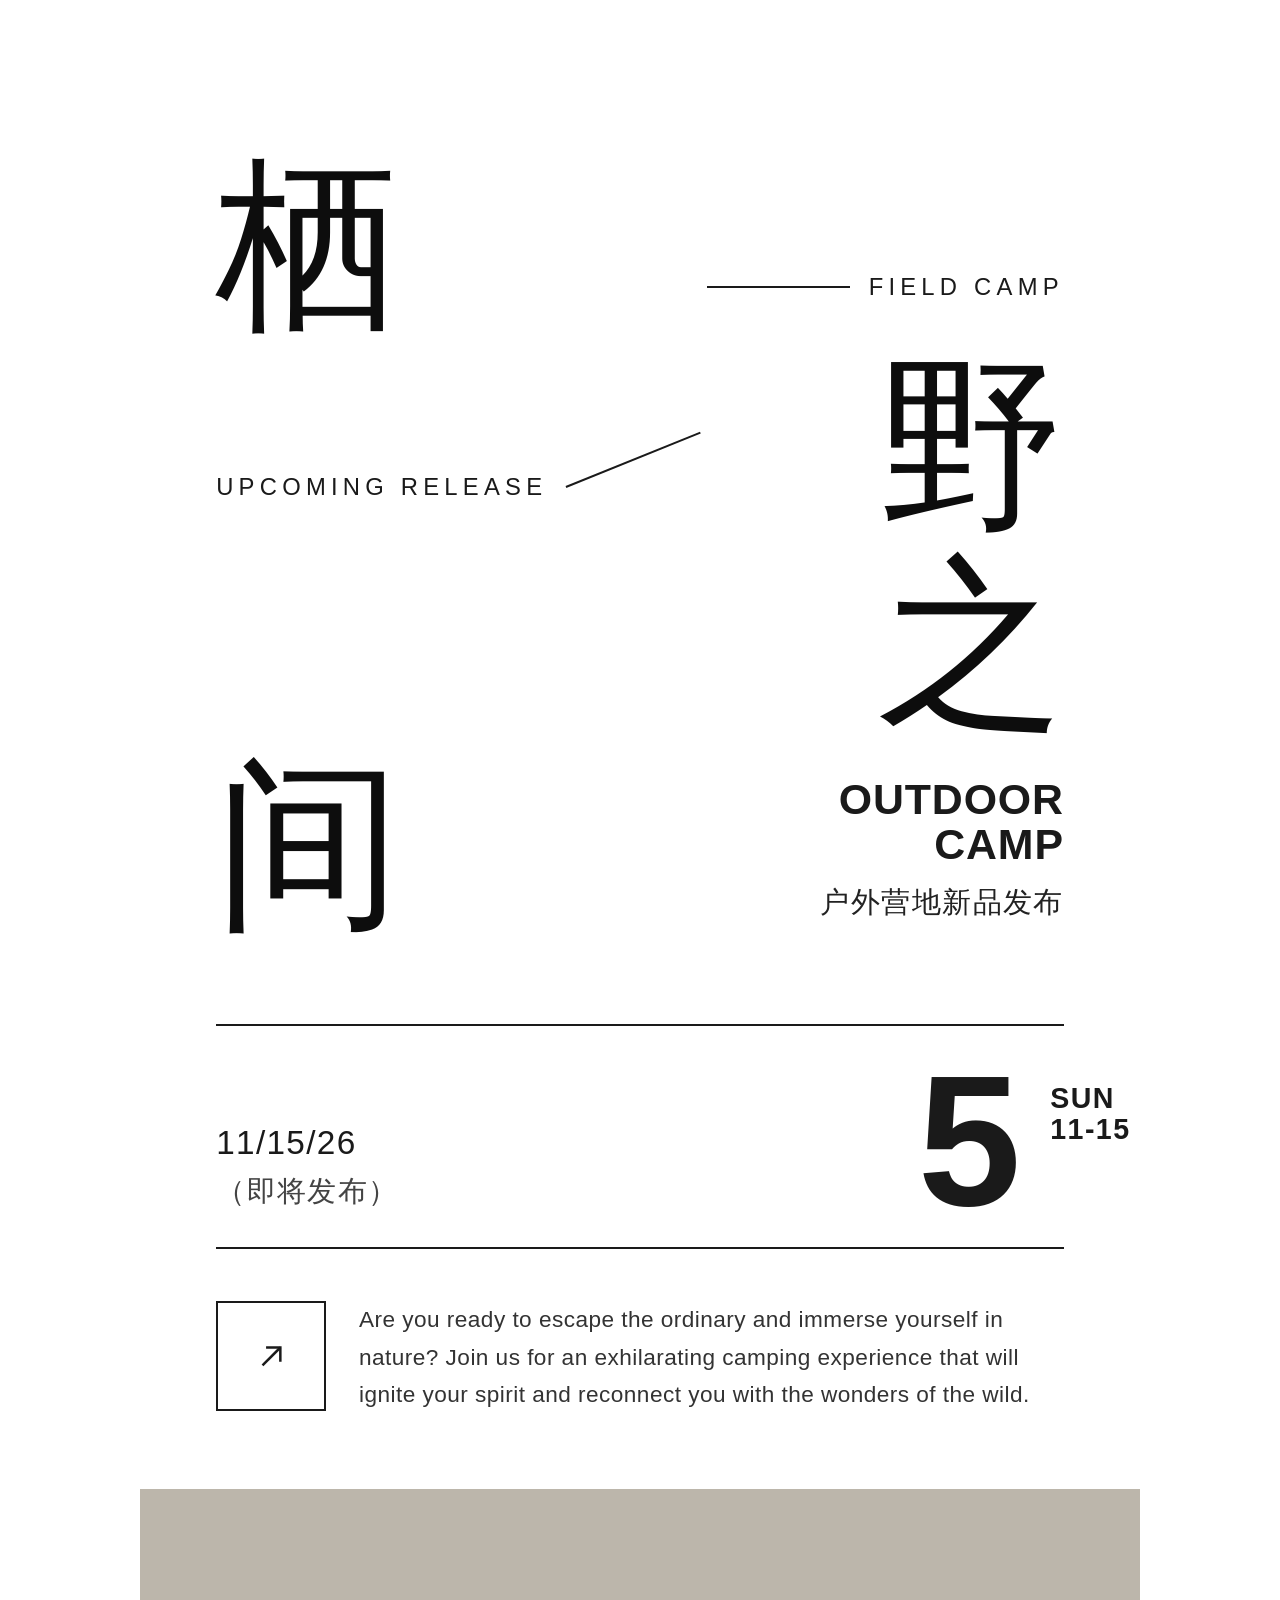
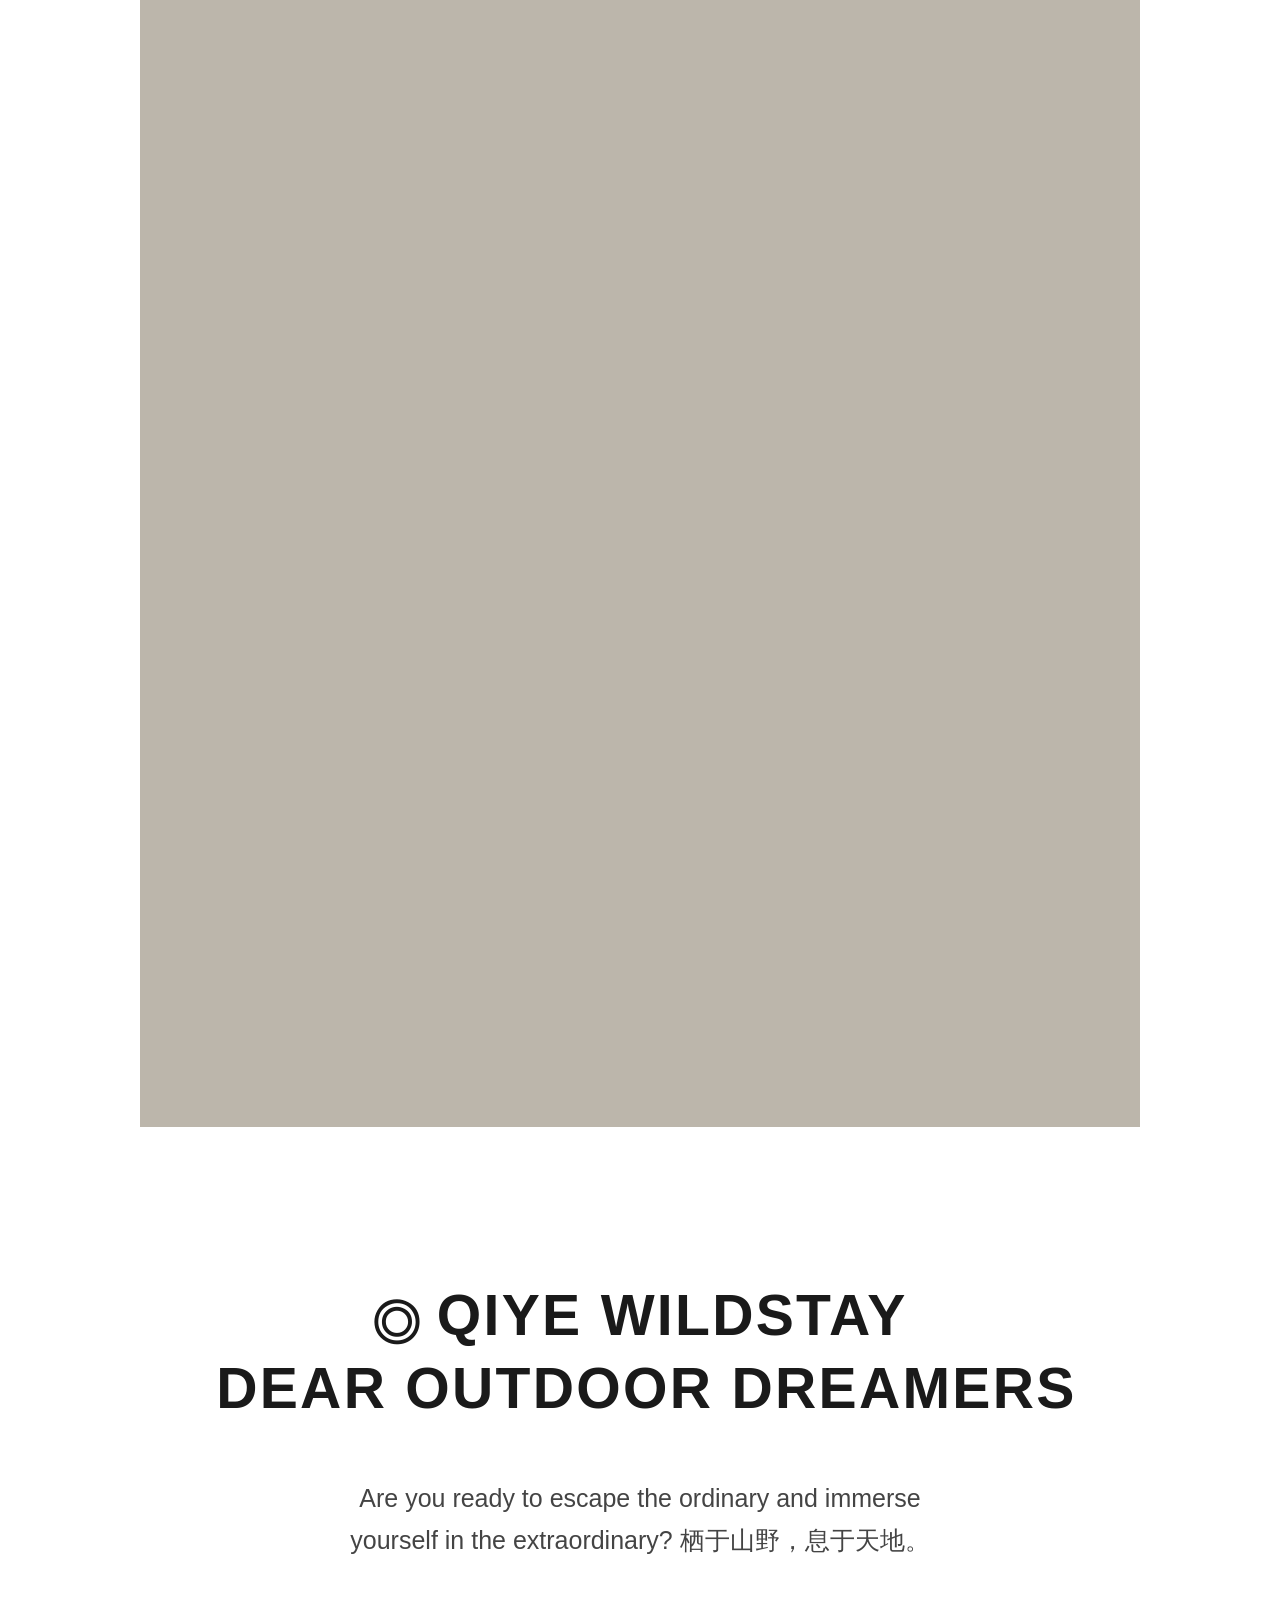
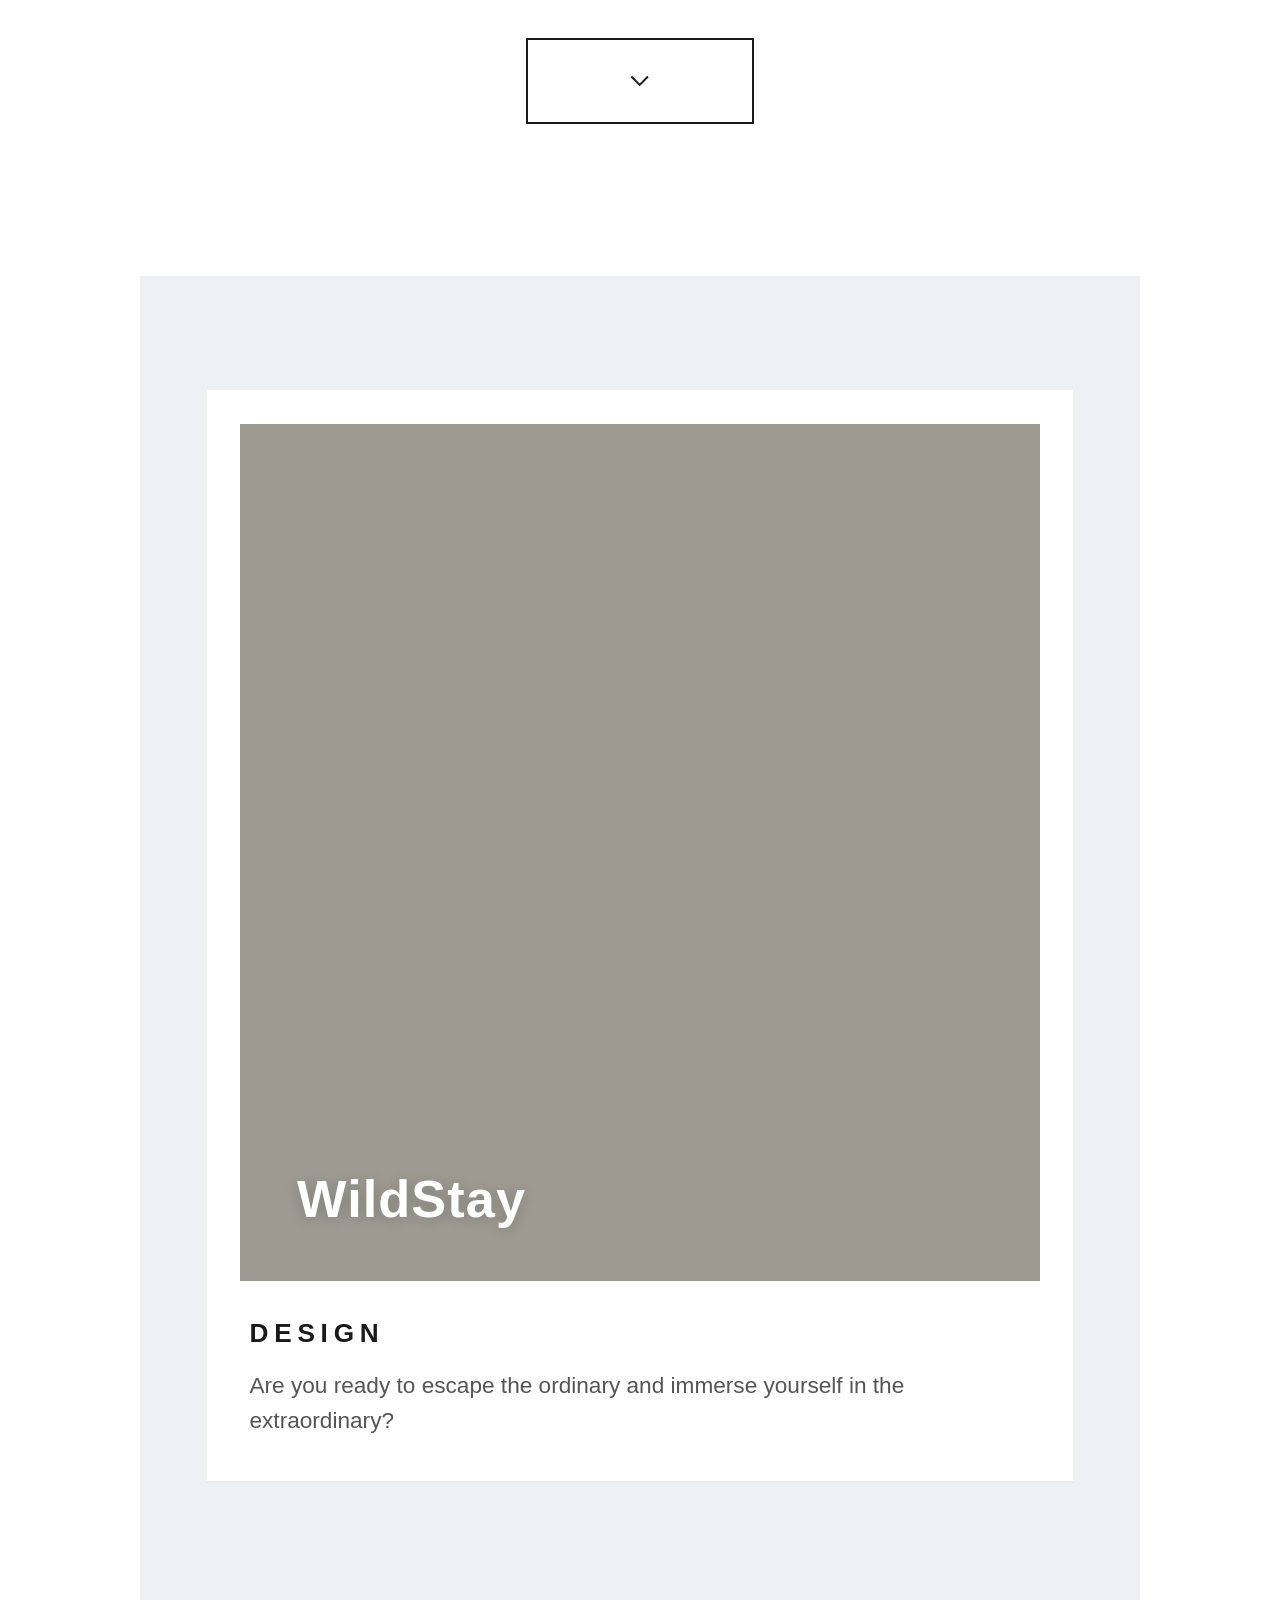
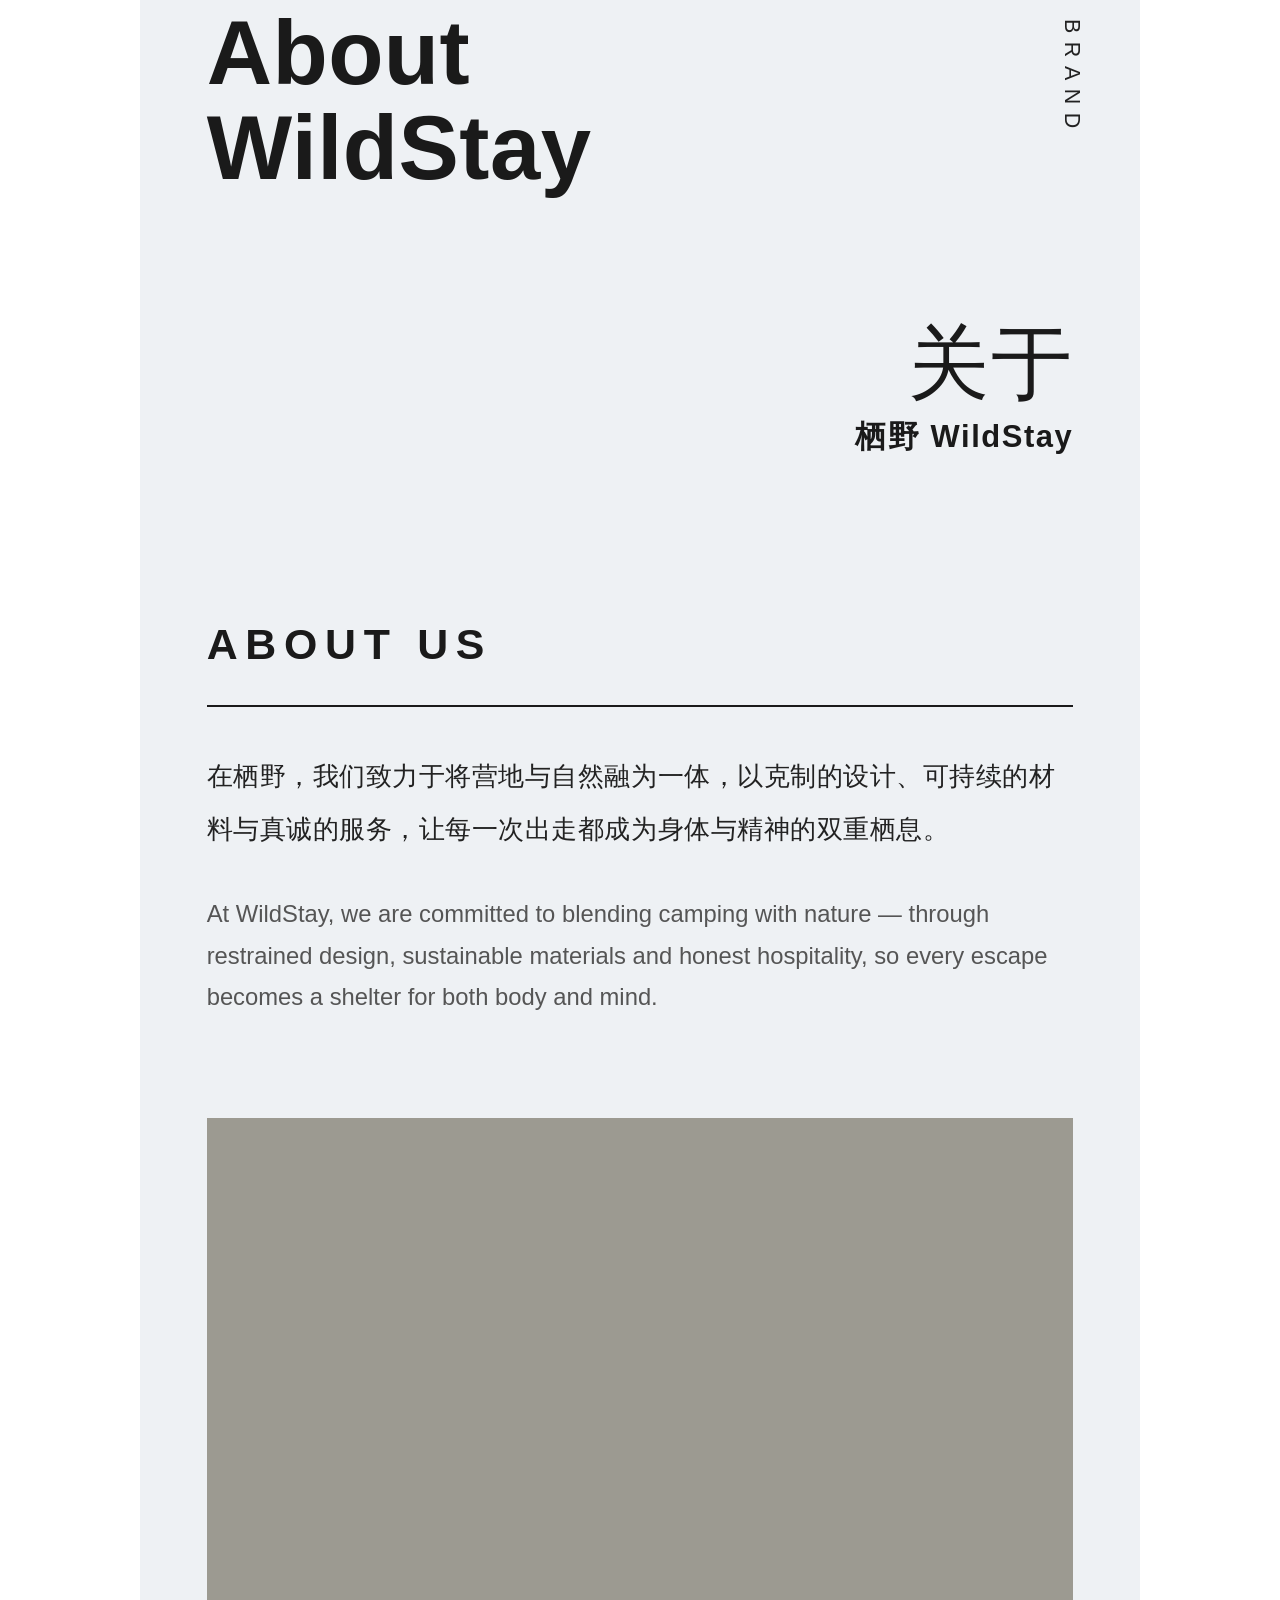
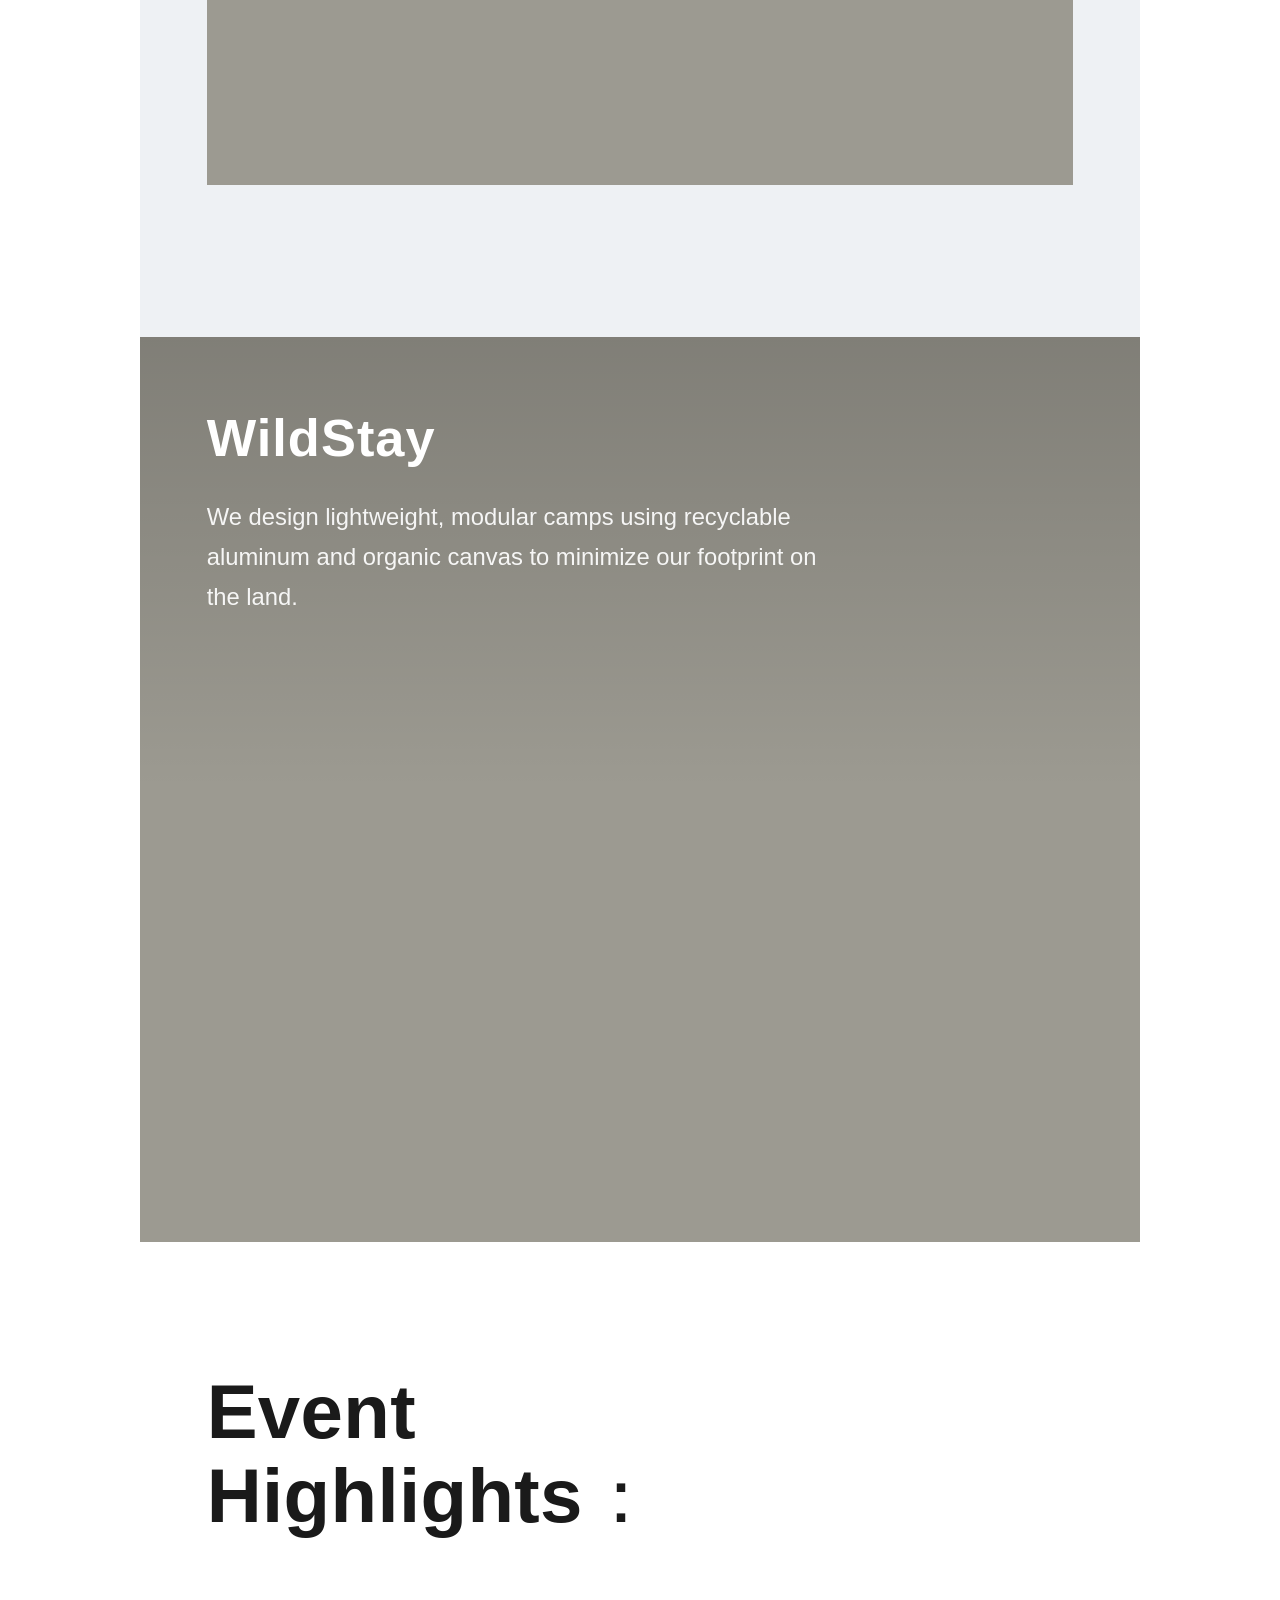
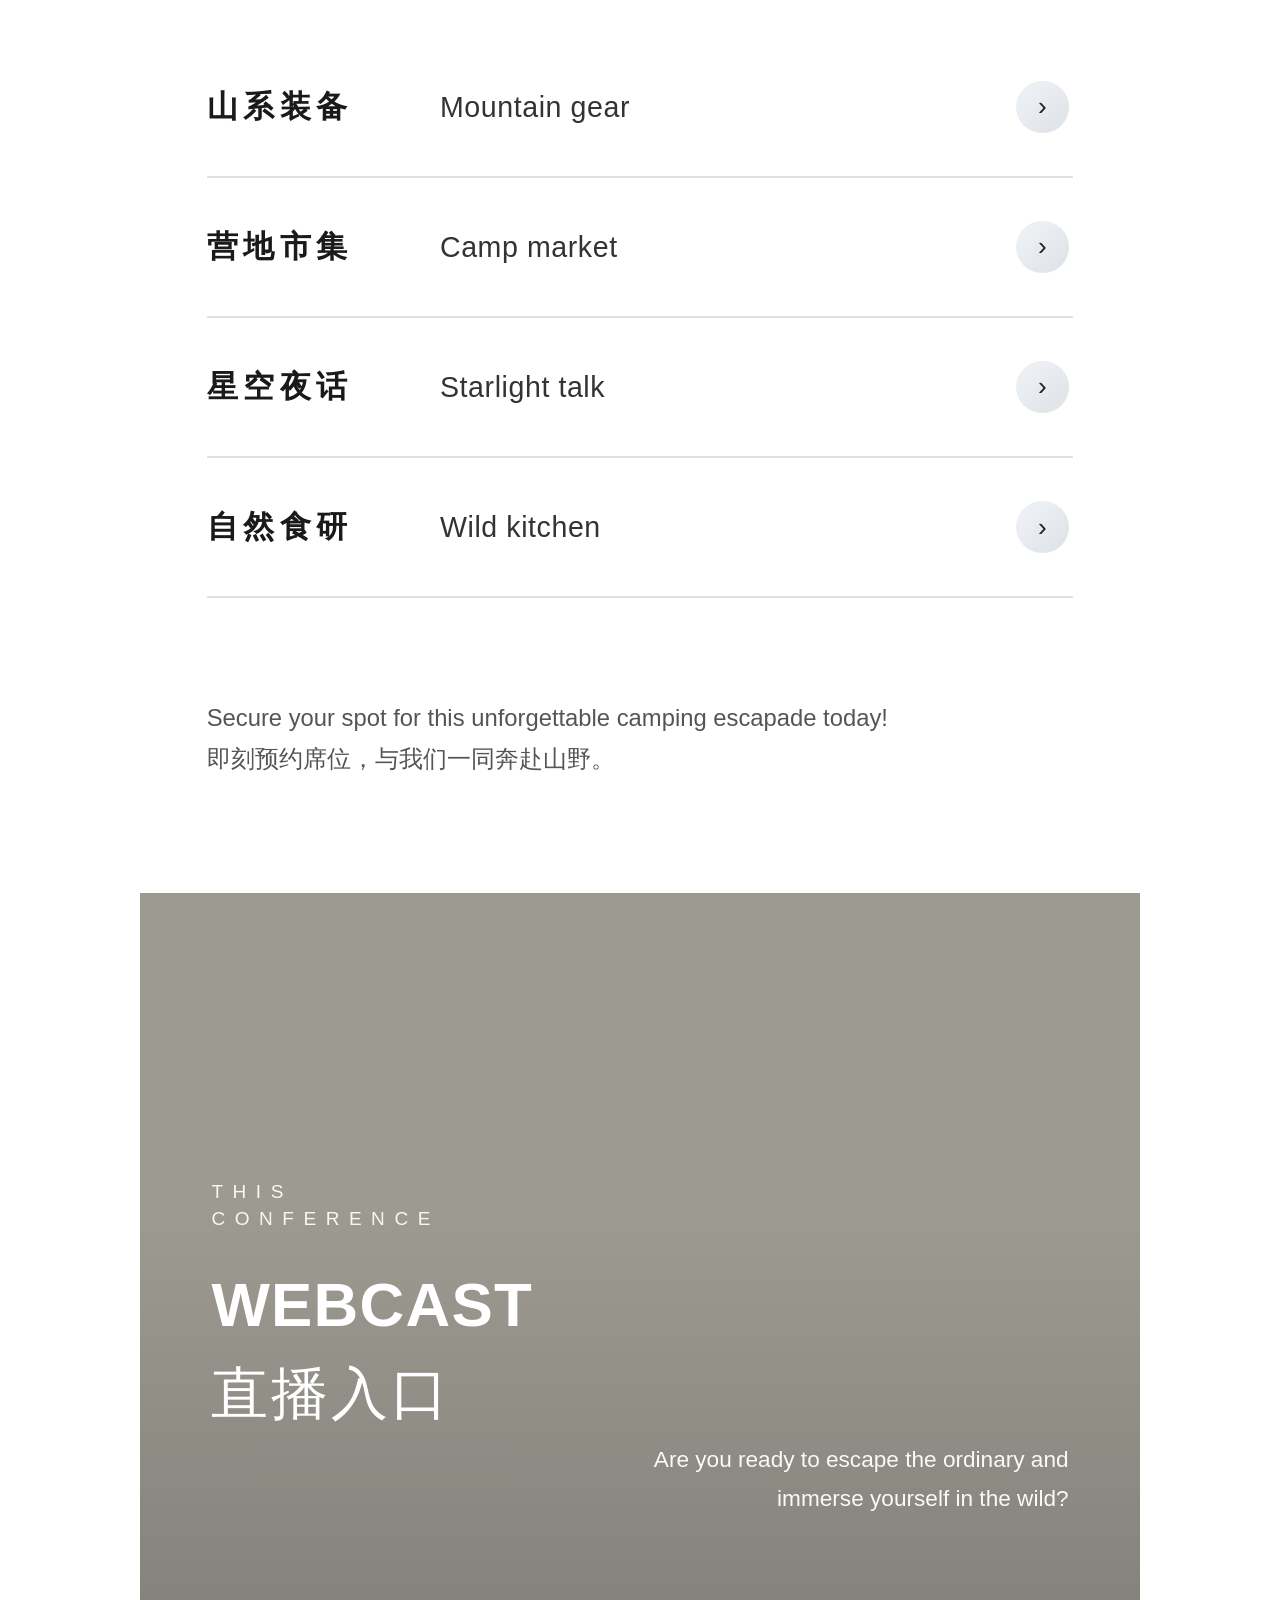
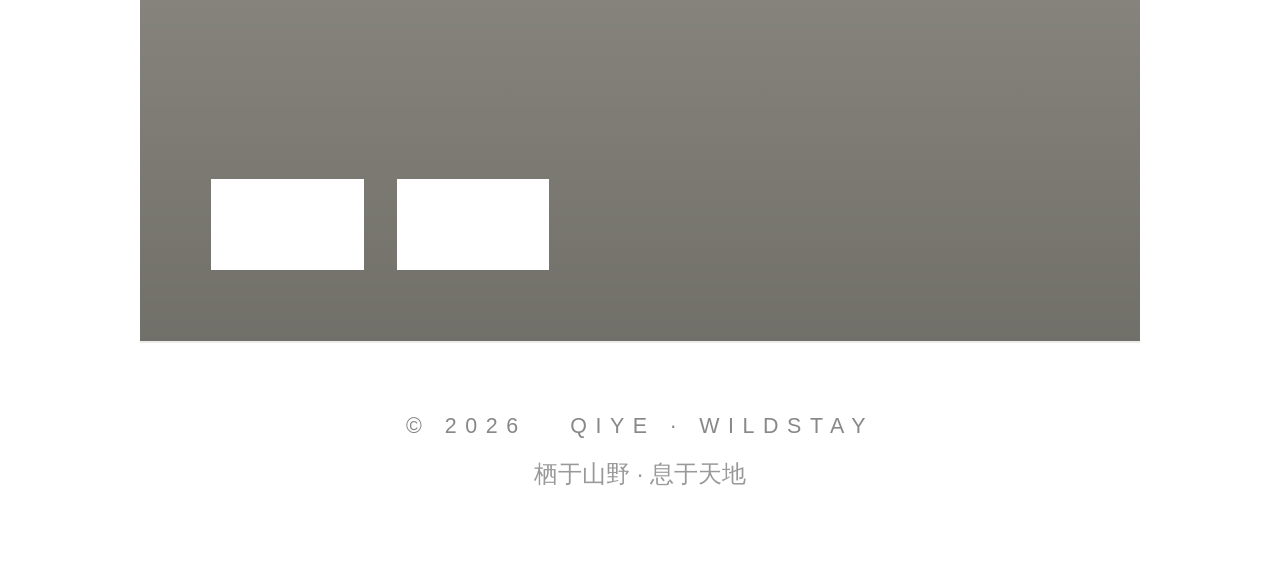
<file: skills/design/design-templates/blog-post/qiye-wildstay.html>
<!DOCTYPE html>
<html lang="zh-CN">
<head>
<meta charset="UTF-8">
<meta name="viewport" content="width=device-width, initial-scale=1.0,maximum-scale=1.0,user-scalable=no">
<title>栖野 WILD STAY · 户外营地新品发布</title>
<style>
  *{margin:0;padding:0;box-sizing:border-box;-webkit-tap-highlight-color:transparent;}
  html,body{background:#ffffff;}
  body{
    font-family:"Helvetica Neue","Helvetica","Arial","PingFang SC","Hiragino Sans GB",sans-serif;
    color:#1a1a1a;
    line-height:1.5;
    -webkit-font-smoothing:antialiased;
    text-rendering:optimizeLegibility;
  }
  .wrap{max-width:420px;margin:0 auto;background:#fff;zoom:2.381;}

  /* ============ SECTION 1 · HERO ============ */
  .hero{padding:64px 32px 0;background:#fff;}

  .title-grid{
    display:grid;
    grid-template-columns:1fr 1fr;
    grid-template-rows:auto auto auto auto;
    row-gap:6px;
    margin-bottom:8px;
  }
  .ch{
    font-size:78px;
    font-weight:500;
    line-height:1;
    letter-spacing:0;
    color:#0d0d0d;
  }
  .ch.q1{grid-column:1;grid-row:1;}                       /* 栖 */
  .ch.q2{grid-column:2;grid-row:2;justify-self:end;}      /* 野 */
  .ch.q3{grid-column:2;grid-row:3;justify-self:end;}      /* 之 */
  .ch.q4{grid-column:1;grid-row:4;}                       /* 间 */

  .tag-r{
    grid-column:2;grid-row:1;
    align-self:end;justify-self:end;
    display:flex;align-items:center;gap:8px;
    font-size:10px;letter-spacing:.22em;color:#1a1a1a;
    padding-bottom:14px;
  }
  .tag-r .bar{width:60px;height:1px;background:#1a1a1a;}

  .tag-diag{
    grid-column:1;grid-row:2;
    align-self:end;
    display:flex;align-items:center;gap:8px;
    font-size:10px;letter-spacing:.22em;
    padding-bottom:14px;
    position:relative;
  }
  .tag-diag .bar{
    flex:1;height:1px;background:#1a1a1a;
    transform-origin:left center;
    transform:rotate(-22deg);
    margin-right:-30px;
  }

  .fashion{
    grid-column:2;grid-row:4;
    text-align:right;
    align-self:end;
    padding-bottom:6px;
  }
  .fashion .en{
    font-size:18px;font-weight:700;letter-spacing:.02em;line-height:1.05;
  }
  .fashion .zh{
    font-size:12px;color:#222;margin-top:6px;letter-spacing:.05em;
  }

  .date-row{
    margin-top:36px;
    border-top:1px solid #1a1a1a;
    border-bottom:1px solid #1a1a1a;
    padding:18px 0 14px;
    display:flex;align-items:flex-end;justify-content:space-between;
  }
  .date-l{font-size:14px;letter-spacing:.04em;line-height:1.4;}
  .date-l .small{font-size:12px;color:#444;margin-top:4px;}
  .date-big{
    position:relative;
    font-family:"Helvetica Neue","Arial",sans-serif;
    font-size:78px;font-weight:900;line-height:.78;
    margin-right:18px;
  }
  .date-big sup{
    position:absolute;top:6px;right:-46px;
    font-size:12px;font-weight:700;letter-spacing:.05em;line-height:1.1;text-align:left;
  }
  .date-big sup span{display:block;}

  .tagline{
    display:flex;align-items:flex-start;gap:14px;
    padding:22px 0 32px;
  }
  .arrow-box{
    width:46px;height:46px;flex:0 0 46px;
    border:1px solid #1a1a1a;
    display:flex;align-items:center;justify-content:center;
    font-size:22px;line-height:1;
  }
  .arrow-box svg{width:18px;height:18px;}
  .tagline p{font-size:9.5px;line-height:1.65;color:#333;letter-spacing:.02em;}

  .hero-img{
    width:100%;height:520px;
    background:#bcb6ab url('https://images.pexels.com/photos/2422915/pexels-photo-2422915.jpeg?auto=compress&cs=tinysrgb&w=900') center/cover no-repeat;
  }

  .hero-foot{
    padding:64px 32px 64px;background:#fff;text-align:center;
  }
  .hero-foot .ring{
    display:inline-block;font-size:20px;vertical-align:-2px;margin-right:6px;
  }
  .hero-foot h2{
    font-size:24px;font-weight:800;letter-spacing:.04em;line-height:1.25;
  }
  .hero-foot h2 .sub{display:block;}
  .hero-foot p{
    margin:22px auto 0;max-width:260px;
    font-size:10.5px;color:#444;line-height:1.7;
  }
  .pill-btn{
    margin:32px auto 0;width:96px;height:36px;
    border:1px solid #1a1a1a;display:flex;align-items:center;justify-content:center;
  }
  .pill-btn svg{width:14px;height:14px;}

  /* ============ SECTION 2 · ABOUT ============ */
  .about{background:#eef1f4;padding:48px 28px 64px;}

  .frame{
    background:#fff;padding:14px 14px 18px;
    box-shadow:0 1px 0 rgba(0,0,0,.02);
    position:relative;
  }
  .frame-img{
    width:100%;height:360px;
    background:#9c9a91 center/cover no-repeat;
    background-image:url('https://images.pexels.com/photos/3225531/pexels-photo-3225531.jpeg?auto=compress&cs=tinysrgb&w=900');
    position:relative;
  }
  .frame-brand{
    position:absolute;left:24px;bottom:18px;
    color:#fff;font-size:22px;font-weight:600;letter-spacing:.02em;
    text-shadow:0 1px 6px rgba(0,0,0,.18);
  }
  .frame-foot{padding:14px 4px 0;}
  .frame-foot .kw{font-size:11px;font-weight:700;letter-spacing:.22em;}
  .frame-foot .ds{font-size:9.5px;color:#555;line-height:1.55;margin-top:6px;}

  .about-head{
    margin-top:52px;position:relative;
    font-size:38px;font-weight:800;line-height:1.05;letter-spacing:.005em;
  }
  .about-head .vbrand{
    position:absolute;right:-4px;top:6px;
    writing-mode:vertical-rl;
    font-size:9px;letter-spacing:.4em;font-weight:500;color:#222;
  }

  .about-zh{
    margin-top:54px;text-align:right;
  }
  .about-zh .big{font-size:34px;font-weight:500;line-height:1;letter-spacing:.02em;}
  .about-zh .small{font-size:13px;font-weight:600;margin-top:4px;letter-spacing:.05em;}

  .aboutus{margin-top:64px;}
  .aboutus h3{
    font-size:18px;font-weight:700;letter-spacing:.18em;
    padding-bottom:12px;border-bottom:1px solid #1a1a1a;
  }
  .aboutus .p-zh{
    font-size:11px;color:#222;line-height:2;margin-top:18px;letter-spacing:.02em;
  }
  .aboutus .p-en{
    font-size:10px;color:#555;line-height:1.75;margin-top:16px;
  }
  .about-img-b{
    margin-top:42px;width:100%;height:280px;
    background:#9c9a91 center/cover no-repeat;
    background-image:url('https://images.pexels.com/photos/2901209/pexels-photo-2901209.jpeg?auto=compress&cs=tinysrgb&w=900');
  }

  /* ============ SECTION 3 · HIGHLIGHTS ============ */
  .high{background:#fff;}

  .high-top{
    position:relative;height:380px;
    background:#9c9a91 center/cover no-repeat;
    background-image:url('https://images.pexels.com/photos/1687678/pexels-photo-1687678.jpeg?auto=compress&cs=tinysrgb&w=900');
  }
  .high-top::after{
    content:"";position:absolute;inset:0;
    background:linear-gradient(180deg,rgba(0,0,0,.18) 0%,rgba(0,0,0,0) 50%);
  }
  .high-top .ovl{
    position:absolute;left:28px;top:26px;right:28px;color:#fff;z-index:2;
  }
  .high-top .ovl .ttl{font-size:22px;font-weight:600;letter-spacing:.02em;}
  .high-top .ovl .desc{
    font-size:10px;margin-top:8px;line-height:1.7;opacity:.92;max-width:260px;
  }

  .high-body{padding:54px 28px 0;}
  .high-body h2{
    font-size:32px;font-weight:800;line-height:1.1;letter-spacing:.005em;
  }
  .high-body h2 .colon{font-weight:500;}

  .list{margin-top:42px;}
  .row{
    display:grid;
    grid-template-columns:84px 1fr 24px;
    align-items:center;gap:14px;
    padding:18px 0;border-bottom:1px solid #e4e1da;
  }
  .row:last-child{border-bottom:1px solid #e4e1da;}
  .row .zh{font-size:13px;font-weight:700;letter-spacing:.18em;}
  .row .en{font-size:12px;color:#333;letter-spacing:.02em;}
  .row .ic{
    width:22px;height:22px;border-radius:50%;
    background:linear-gradient(135deg,#f1f3f6,#dde2e8);
    display:flex;align-items:center;justify-content:center;
    color:#222;font-size:11px;
  }

  .high-cta{
    margin-top:42px;font-size:10px;color:#555;line-height:1.7;
  }

  .webcast{
    margin-top:48px;position:relative;height:440px;
    background:#9c9a91 center/cover no-repeat;
    background-image:url('https://images.pexels.com/photos/691668/pexels-photo-691668.jpeg?auto=compress&cs=tinysrgb&w=900');
  }
  .webcast::after{
    content:"";position:absolute;inset:0;
    background:linear-gradient(180deg,rgba(0,0,0,0) 30%,rgba(0,0,0,.28) 100%);
  }
  .webcast .top-label{
    position:absolute;left:30px;top:120px;color:#fff;z-index:2;
    font-size:8px;letter-spacing:.5em;line-height:1.4;opacity:.92;
  }
  .webcast .top-label span{display:block;}
  .webcast .ttl{
    position:absolute;left:30px;top:160px;color:#fff;z-index:2;
  }
  .webcast .ttl .en{font-size:26px;font-weight:800;letter-spacing:.02em;line-height:1;}
  .webcast .ttl .zh{font-size:24px;font-weight:500;letter-spacing:.05em;margin-top:6px;}

  .webcast .side-text{
    position:absolute;right:30px;top:230px;color:#fff;z-index:2;
    font-size:9.5px;line-height:1.7;text-align:right;max-width:190px;opacity:.95;
  }

  .squares{
    position:absolute;left:30px;bottom:30px;display:flex;gap:14px;z-index:2;
  }
  .sq{width:64px;height:38px;background:#fff;}

  .footer{
    background:#fff;padding:28px 32px 34px;text-align:center;
    border-top:1px solid #ececec;
  }
  .footer .ft-en{font-size:9px;letter-spacing:.4em;color:#888;}
  .footer .ft-zh{font-size:10px;color:#999;margin-top:6px;}

</style>
</head>
<body>

<div class="wrap">

  <!-- ============ SECTION 1 ============ -->
  <section class="hero">
    <div class="title-grid">
      <div class="ch q1">栖</div>
      <div class="tag-r"><span class="bar"></span><span>FIELD&nbsp;CAMP</span></div>

      <div class="tag-diag"><span>UPCOMING&nbsp;RELEASE</span><span class="bar"></span></div>
      <div class="ch q2">野</div>

      <div></div>
      <div class="ch q3">之</div>

      <div class="ch q4">间</div>
      <div class="fashion">
        <div class="en">OUTDOOR<br>CAMP</div>
        <div class="zh">户外营地新品发布</div>
      </div>
    </div>

    <div class="date-row">
      <div class="date-l">
        11/15/26<br>
        <span class="small">（即将发布）</span>
      </div>
      <div class="date-big">5<sup><span>SUN</span><span>11-15</span></sup></div>
    </div>

    <div class="tagline">
      <div class="arrow-box">
        <svg viewBox="0 0 24 24" fill="none" stroke="currentColor" stroke-width="1.4">
          <path d="M7 17 L17 7"/>
          <path d="M9 7 L17 7 L17 15"/>
        </svg>
      </div>
      <p>Are you ready to escape the ordinary and immerse yourself in nature? Join us for an exhilarating camping experience that will ignite your spirit and reconnect you with the wonders of the wild.</p>
    </div>
  </section>

  <div class="hero-img"></div>

  <section class="hero-foot">
    <h2>
      <span class="ring">◎</span>QIYE&nbsp;WILDSTAY
      <span class="sub">DEAR&nbsp;OUTDOOR&nbsp;DREAMERS</span>
    </h2>
    <p>Are you ready to escape the ordinary and immerse yourself in the extraordinary? 栖于山野，息于天地。</p>
    <div class="pill-btn">
      <svg viewBox="0 0 24 24" fill="none" stroke="currentColor" stroke-width="1.4">
        <path d="M6 9 L12 15 L18 9"/>
      </svg>
    </div>
  </section>

  <!-- ============ SECTION 2 ============ -->
  <section class="about">
    <div class="frame">
      <div class="frame-img">
        <div class="frame-brand">WildStay</div>
      </div>
      <div class="frame-foot">
        <div class="kw">DESIGN</div>
        <div class="ds">Are you ready to escape the ordinary and immerse yourself in the extraordinary?</div>
      </div>
    </div>

    <h2 class="about-head">
      About<br>WildStay
      <span class="vbrand">BRAND</span>
    </h2>

    <div class="about-zh">
      <div class="big">关于</div>
      <div class="small">栖野 WildStay</div>
    </div>

    <div class="aboutus">
      <h3>ABOUT&nbsp;US</h3>
      <p class="p-zh">在栖野，我们致力于将营地与自然融为一体，以克制的设计、可持续的材料与真诚的服务，让每一次出走都成为身体与精神的双重栖息。</p>
      <p class="p-en">At WildStay, we are committed to blending camping with nature — through restrained design, sustainable materials and honest hospitality, so every escape becomes a shelter for both body and mind.</p>
    </div>

    <div class="about-img-b"></div>
  </section>

  <!-- ============ SECTION 3 ============ -->
  <section class="high">
    <div class="high-top">
      <div class="ovl">
        <div class="ttl">WildStay</div>
        <div class="desc">We design lightweight, modular camps using recyclable aluminum and organic canvas to minimize our footprint on the land.</div>
      </div>
    </div>

    <div class="high-body">
      <h2>Event<br>Highlights<span class="colon">：</span></h2>

      <div class="list">
        <div class="row">
          <div class="zh">山系装备</div>
          <div class="en">Mountain gear</div>
          <div class="ic">›</div>
        </div>
        <div class="row">
          <div class="zh">营地市集</div>
          <div class="en">Camp market</div>
          <div class="ic">›</div>
        </div>
        <div class="row">
          <div class="zh">星空夜话</div>
          <div class="en">Starlight talk</div>
          <div class="ic">›</div>
        </div>
        <div class="row">
          <div class="zh">自然食研</div>
          <div class="en">Wild kitchen</div>
          <div class="ic">›</div>
        </div>
      </div>

      <div class="high-cta">
        Secure your spot for this unforgettable camping escapade today!<br>
        即刻预约席位，与我们一同奔赴山野。
      </div>
    </div>

    <div class="webcast">
      <div class="top-label">
        <span>THIS</span>
        <span>CONFERENCE</span>
      </div>
      <div class="ttl">
        <div class="en">WEBCAST</div>
        <div class="zh">直播入口</div>
      </div>
      <div class="side-text">
        Are you ready to escape the ordinary and immerse yourself in the wild?
      </div>
      <div class="squares">
        <div class="sq"></div>
        <div class="sq"></div>
      </div>
    </div>
  </section>

  <footer class="footer">
    <div class="ft-en">© 2026 &nbsp; QIYE · WILDSTAY</div>
    <div class="ft-zh">栖于山野 · 息于天地</div>
  </footer>

</div>

</body>
</html>
</file>
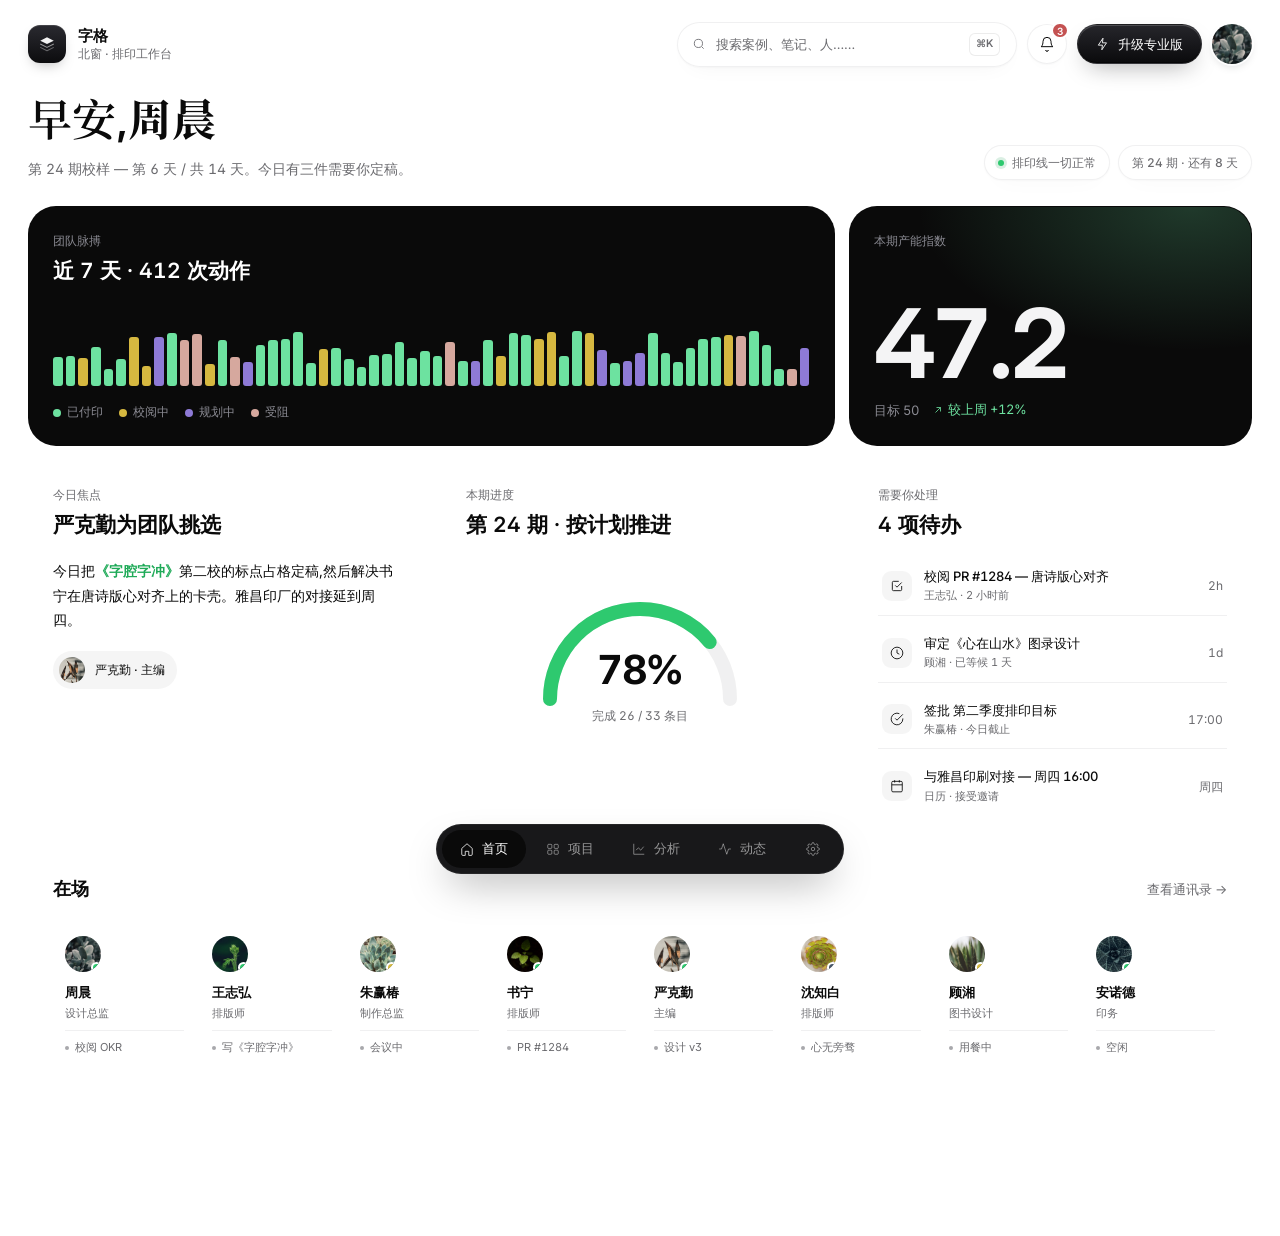
<file: skills/design/design-templates/dashboard/stack-dashboard-zh.html>
<!DOCTYPE html>
<html lang="zh-CN">
<head>
<meta charset="UTF-8" />
<meta name="viewport" content="width=1280, initial-scale=1" />
<title>字格 — 中文排印工作台</title>
<link rel="preconnect" href="https://fonts.googleapis.com" />
<link rel="preconnect" href="https://fonts.gstatic.com" crossorigin />
<link href="https://fonts.googleapis.com/css2?family=Inter:wght@400;500;600;700;800&family=Noto+Serif+SC:wght@400;500;600;700;900&display=swap" rel="stylesheet" />
<style>
  * { margin: 0; padding: 0; box-sizing: border-box; }

  :root {
    --bg: #ffffff;
    --bg-soft: #f5f5f5;
    --card: #ffffff;
    --card-dark: #0a0a0a;
    --card-dark-2: #141414;
    --text: #0a0a0a;
    --text-mute: #6b6b6f;
    --text-faint: #a8a8ac;
    --text-light: #f4f4f5;
    --text-light-mute: #8a8a92;
    --border: rgba(15, 15, 18, 0.06);
    --border-strong: rgba(15, 15, 18, 0.12);
    --border-dark: rgba(255, 255, 255, 0.08);

    --green: #6de2a0;
    --green-deep: #2ec96f;
    --orange: #2ec96f;
    --orange-deep: #1faa58;
    --purple: #8e7ad6;
    --pink: #c46b78;
    --rose-soft: #d6a89e;
    --mint: #6dccae;
    --sand: #b89a78;
    --yellow: #d6b840;
    --blue: #7ab0d6;
    --red: #c45252;
    --ink: #0a0a0a;

    --glass-bg: rgba(255, 255, 255, 0.7);
    --glass-bg-strong: rgba(255, 255, 255, 0.85);
    --glass-border: rgba(15, 15, 18, 0.06);
    --glass-hi: inset 0 1px 0 rgba(255, 255, 255, 0.9);
    --glass-shadow: 0 1px 2px rgba(15, 15, 18, 0.03), 0 8px 24px -14px rgba(15, 15, 18, 0.08);

    --r-lg: 28px;
    --r-md: 20px;
    --r-sm: 14px;
    --r-xs: 10px;

    /* 中文字体栈 — Latin 在前,CJK 在后,让数字与英文走 Inter */
    --font-sans: 'Inter', -apple-system, BlinkMacSystemFont, 'PingFang SC', 'MiSans',
                 'HarmonyOS Sans SC', 'Source Han Sans SC', 'Noto Sans CJK SC',
                 'Microsoft YaHei UI', sans-serif;
    /* 出版物气质的标题 — 走宋体 */
    --font-serif: 'Inter', 'Helvetica Neue', 'Songti SC', 'Source Han Serif SC',
                  'Noto Serif SC', 'Noto Serif CJK SC', 'STSong', serif;
  }

  html, body {
    background: var(--bg);
    color: var(--text);
    font-family: var(--font-sans);
    font-feature-settings: 'cv11', 'ss01', 'ss03', 'tnum';
    -webkit-font-smoothing: antialiased;
    min-height: 100vh;
    overflow-x: hidden;
    /* 中文不要把字挤在一起 */
    letter-spacing: 0;
    line-height: 1.6;
  }

  /* 数字、英文走 tabular nums 让对齐稳定 */
  .num, [data-count], .metric-num, .chart-num, .num-card .big,
  .gauge .value .big, .proj-ring text, .pill, .due, .when {
    font-variant-numeric: tabular-nums;
  }

  body::before { content: none; }

  .app {
    position: relative;
    z-index: 1;
    max-width: 1360px;
    margin: 0 auto;
    padding: 22px 28px 140px;
  }

  /* ===================== TOPBAR ===================== */
  .topbar {
    display: flex;
    align-items: center;
    justify-content: space-between;
    margin-bottom: 28px;
  }
  .brand {
    display: flex;
    align-items: center;
    gap: 12px;
    font-weight: 700;
    font-size: 17px;
  }
  .brand-mark {
    width: 38px; height: 38px;
    border-radius: 12px;
    background: linear-gradient(180deg, #2a2a30, #0c0c0e);
    color: white;
    display: grid; place-items: center;
    font-weight: 700;
    font-size: 15px;
    box-shadow:
      inset 0 1px 0 rgba(255, 255, 255, 0.12),
      0 6px 14px -6px rgba(15, 15, 18, 0.35);
  }
  .brand-meta {
    display: flex; flex-direction: column; line-height: 1.2; gap: 2px;
  }
  .brand-meta strong { font-size: 15px; font-weight: 600; }
  .brand-meta small {
    color: var(--text-mute);
    font-size: 12px;
    font-weight: 500;
  }

  .top-actions { display: flex; align-items: center; gap: 10px; }
  .search {
    background: var(--glass-bg);
    backdrop-filter: blur(20px) saturate(160%);
    -webkit-backdrop-filter: blur(20px) saturate(160%);
    border: 1px solid var(--glass-border);
    border-radius: 999px;
    padding: 10px 16px 10px 14px;
    display: flex; align-items: center; gap: 10px;
    width: 340px; color: var(--text-mute); font-size: 13px;
    box-shadow: var(--glass-hi), var(--glass-shadow);
    transition: border-color 0.2s, box-shadow 0.2s;
  }
  .search:hover { border-color: rgba(255,255,255,0.85); }
  .search input {
    flex: 1; border: 0; outline: 0; background: transparent;
    font: inherit; color: var(--text);
  }
  .search input::placeholder { color: var(--text-mute); }
  .search kbd {
    font-family: 'Inter', sans-serif;
    font-size: 10.5px; font-weight: 600;
    color: var(--text-mute);
    border: 1px solid rgba(15,15,18,0.08);
    background: rgba(255,255,255,0.6);
    padding: 2px 6px; border-radius: 6px;
    box-shadow: inset 0 1px 0 rgba(255,255,255,0.8);
  }

  .icon-btn {
    width: 40px; height: 40px;
    border-radius: 50%;
    background: var(--glass-bg);
    backdrop-filter: blur(20px) saturate(160%);
    -webkit-backdrop-filter: blur(20px) saturate(160%);
    border: 1px solid var(--glass-border);
    display: grid; place-items: center;
    cursor: pointer;
    color: var(--text);
    box-shadow: var(--glass-hi), var(--glass-shadow);
    transition: transform 0.2s, box-shadow 0.2s;
    position: relative;
  }
  .icon-btn:hover { transform: translateY(-1px); box-shadow: var(--glass-hi), 0 14px 30px -14px rgba(15,15,18,0.2); }
  .icon-btn .dot {
    position: absolute; top: -3px; right: -3px;
    min-width: 17px; height: 17px;
    padding: 0 4px;
    border-radius: 999px;
    background: var(--red);
    color: white;
    font-size: 10px;
    font-weight: 600;
    display: grid; place-items: center;
    border: 2px solid white;
    line-height: 1;
    font-family: 'Inter', sans-serif;
  }

  .upgrade {
    border: 1px solid rgba(255,255,255,0.08);
    background: linear-gradient(180deg, #26262b, #0a0a0c);
    color: white;
    padding: 0 18px; height: 40px; border-radius: 999px;
    font: inherit; font-size: 13px; font-weight: 500;
    cursor: pointer; display: inline-flex; align-items: center; gap: 8px;
    box-shadow:
      inset 0 1px 0 rgba(255,255,255,0.18),
      inset 0 -1px 0 rgba(0,0,0,0.5),
      0 10px 24px -10px rgba(15,15,18,0.4);
    transition: transform 0.2s, box-shadow 0.2s;
  }
  .upgrade:hover { transform: translateY(-1px); }

  .avatar {
    width: 40px; height: 40px; border-radius: 50%;
    background-image: url('[data-uri]');
    background-size: cover; background-position: center;
    box-shadow:
      0 0 0 2px rgba(255,255,255,0.9),
      0 4px 10px -2px rgba(15,15,18,0.15);
  }

  /* ===================== GREET ===================== */
  .greet {
    display: flex; justify-content: space-between; align-items: end;
    margin-bottom: 26px;
    gap: 24px;
  }
  /* 大标题:用宋体取得出版物气质;字号比英文版小,因为中文同字号更"重" */
  .greet h1 {
    font-family: var(--font-serif);
    font-size: 44px;
    font-weight: 600;
    letter-spacing: 0;   /* 关键:中文不要负字距 */
    line-height: 1.15;
  }
  .greet h1 .accent {
    /* 与主标题一致;若想强调,用 font-weight 而非颜色 */
    font-weight: 700;
  }
  .greet p {
    color: var(--text-mute);
    font-size: 14px;
    margin-top: 12px;
    max-width: 32em;       /* 中文行长 ≤ 32 字 */
    line-height: 1.65;
  }
  .greet-meta {
    display: flex; gap: 8px; align-items: center;
    color: var(--text-mute); font-size: 13px;
    flex-shrink: 0;
  }
  .pill {
    background: var(--glass-bg);
    backdrop-filter: blur(20px) saturate(160%);
    -webkit-backdrop-filter: blur(20px) saturate(160%);
    border: 1px solid var(--glass-border);
    border-radius: 999px;
    padding: 7px 13px;
    display: inline-flex; align-items: center; gap: 8px;
    font-size: 12px; font-weight: 500;
    box-shadow: var(--glass-hi), var(--glass-shadow);
  }
  .pill .swatch {
    width: 6px; height: 6px; border-radius: 50%;
    background: var(--green-deep);
    box-shadow: 0 0 0 3px rgba(52, 168, 101, 0.18);
  }

  /* ===================== VIEW SWITCH ===================== */
  .view { display: none; }
  .view.active {
    display: block;
    animation: viewIn 0.45s cubic-bezier(0.16, 1, 0.3, 1);
  }
  @keyframes viewIn {
    from { opacity: 0; transform: translateY(8px); }
    to { opacity: 1; transform: translateY(0); }
  }

  /* ===================== GRID ===================== */
  .grid { display: grid; gap: 14px; }
  .row-hero { grid-template-columns: 2fr 1fr; }
  .row-3 { grid-template-columns: repeat(3, 1fr); }
  .row-4 { grid-template-columns: repeat(4, 1fr); }
  .row-12 { grid-template-columns: repeat(12, 1fr); }
  .mt { margin-top: 14px; }

  /* ===================== CARD ===================== */
  .card {
    background: var(--card);
    border-radius: var(--r-lg);
    padding: 24px;
    position: relative;
    overflow: hidden;
    border: 1px solid transparent;
    transition: transform 0.5s cubic-bezier(0.16, 1, 0.3, 1), opacity 0.5s cubic-bezier(0.16, 1, 0.3, 1), box-shadow 0.4s;
    opacity: 0;
    transform: translateY(14px);
  }
  .card.in {
    opacity: 1;
    transform: translateY(0);
    transition-delay: var(--d, 0ms);
  }
  .card:hover {
    box-shadow: 0 24px 60px -28px rgba(15, 15, 18, 0.18);
  }
  .card.dark {
    background: var(--card-dark);
    color: var(--text-light);
  }
  .card.dark:hover {
    box-shadow: 0 24px 60px -28px rgba(0, 0, 0, 0.5);
  }
  .eyebrow {
    font-size: 12px;
    color: var(--text-mute); font-weight: 500;
    margin-bottom: 6px;
    letter-spacing: 0;
  }
  .card.dark .eyebrow { color: var(--text-light-mute); }
  .card-title {
    font-size: 21px; font-weight: 600;
    letter-spacing: 0;
    line-height: 1.35;
  }
  .card-title.lg { font-size: 28px; }

  /* ===================== HERO: PULSE BAR ===================== */
  .pulse-card { min-height: 240px; display: flex; flex-direction: column; }
  .pulse-bar {
    display: flex; gap: 3px; height: 56px;
    align-items: end; margin-top: auto;
  }
  .pulse-bar .seg {
    flex: 1; min-width: 4px;
    border-radius: 3px;
    transform-origin: bottom; transform: scaleY(0);
    background: rgba(255, 255, 255, 0.08);
  }
  .pulse-bar.run .seg {
    animation: segIn 0.45s cubic-bezier(0.16, 1, 0.3, 1) forwards;
    animation-delay: var(--d, 0ms);
  }
  @keyframes segIn { to { transform: scaleY(1); } }
  .pulse-legend {
    display: flex; gap: 16px; margin-top: 16px;
    color: var(--text-light-mute); font-size: 12px;
  }
  .pulse-legend .dot {
    width: 8px; height: 8px; border-radius: 50%;
    display: inline-block; margin-right: 6px; vertical-align: middle;
  }

  /* ===================== HERO: BIG NUMBER ===================== */
  .num-card {
    background: var(--card-dark);
    min-height: 240px; display: flex; flex-direction: column;
    position: relative;
    overflow: hidden;
  }
  .num-card::after {
    content: '';
    position: absolute; inset: 0;
    background: radial-gradient(420px 220px at 85% 0%, rgba(109, 226, 160, 0.22), transparent 65%);
    pointer-events: none;
  }
  .num-card > * { position: relative; z-index: 1; }
  .num-card .big {
    font-family: 'Inter', sans-serif;   /* 数字走 Inter */
    font-size: 96px; font-weight: 700;
    letter-spacing: -0.05em; line-height: 0.95;
    margin-top: auto;
  }
  .num-card .sub {
    color: var(--text-light-mute);
    font-size: 13px; margin-top: 10px;
  }
  .num-card .trend {
    display: inline-flex; align-items: center; gap: 4px;
    color: var(--green); margin-left: 10px;
  }

  /* ===================== FOCUS / NOTE CARD ===================== */
  .note .author {
    display: flex; align-items: center; gap: 10px; margin-top: 18px;
    padding: 6px 12px 6px 6px;
    border-radius: 999px;
    background: var(--bg-soft);
    width: fit-content;
    font-size: 12px; font-weight: 500;
  }
  .note .author .av {
    width: 26px; height: 26px; border-radius: 50%;
    background-image: url('[data-uri]');
    background-size: cover; background-position: center;
    font-size: 0; color: transparent;
  }
  .note p {
    font-size: 14px;
    line-height: 1.75;        /* 中文段落给足行距 */
    color: var(--text);
    margin-top: 20px;
  }
  .note p .accent {
    color: var(--orange-deep);
    font-weight: 600;
  }

  /* ===================== GAUGE ===================== */
  .gauge-wrap {
    display: grid; place-items: center;
    margin-top: 20px; position: relative; height: 170px;
  }
  .gauge svg { width: 220px; height: 130px; }
  .gauge .track { stroke: rgba(15, 15, 18, 0.06); }
  .gauge .fill { stroke: var(--green-deep); transition: stroke-dashoffset 1.4s cubic-bezier(0.16, 1, 0.3, 1); }
  .gauge .value {
    position: absolute; bottom: 4px; left: 0; right: 0; text-align: center;
  }
  .gauge .value .big {
    font-family: 'Inter', sans-serif;
    font-size: 40px; font-weight: 700; letter-spacing: -0.03em;
  }
  .gauge .value .sm {
    color: var(--text-mute); font-size: 12px;
    margin-top: 4px;
  }

  /* ===================== ACTION LIST ===================== */
  .alist { display: flex; flex-direction: column; gap: 8px; margin-top: 18px; }
  .arow {
    display: flex; align-items: center; gap: 12px;
    padding: 10px 4px;
    border-bottom: 1px solid var(--border);
  }
  .arow:last-child { border-bottom: 0; }
  .arow .ico {
    width: 30px; height: 30px; border-radius: 9px;
    display: grid; place-items: center;
    flex-shrink: 0;
    background: rgba(15, 15, 18, 0.04);
    color: var(--text);
  }
  .arow .ico.o, .arow .ico.p, .arow .ico.g, .arow .ico.k {
    background: rgba(15, 15, 18, 0.04);
    color: var(--text);
  }
  .arow .meta { flex: 1; min-width: 0; }
  .arow .meta .t {
    font-size: 13px; font-weight: 500;
    overflow: hidden; text-overflow: ellipsis; white-space: nowrap;
    line-height: 1.4;
  }
  .arow .meta .s {
    font-size: 11px; color: var(--text-mute); margin-top: 2px;
  }
  .arow .when { font-size: 12px; color: var(--text-mute); flex-shrink: 0; }

  /* ===================== TEAM ROW ===================== */
  .teamrow {
    display: grid; grid-template-columns: repeat(8, 1fr); gap: 4px;
    margin-top: 18px;
  }
  .person {
    padding: 14px 12px;
    border-radius: var(--r-md);
    transition: background 0.2s;
    cursor: pointer;
  }
  .person:hover { background: var(--bg-soft); }
  .person .av {
    width: 36px; height: 36px; border-radius: 50%;
    display: grid; place-items: center;
    color: white; font-size: 13px; font-weight: 600;
    position: relative;
  }
  .person .av .st {
    position: absolute; bottom: -1px; right: -1px;
    width: 11px; height: 11px; border-radius: 50%;
    border: 2px solid var(--card);
  }
  .person .n { font-size: 13px; font-weight: 600; margin-top: 10px; }
  .person .r { font-size: 11px; color: var(--text-mute); margin-top: 2px; }
  .person .now {
    font-size: 11px; color: var(--text-mute);
    margin-top: 8px; padding-top: 8px;
    border-top: 1px solid var(--border);
    display: flex; align-items: center; gap: 6px;
  }
  .person .now::before {
    content: ''; width: 4px; height: 4px; border-radius: 50%;
    background: var(--text-faint);
  }

  /* ===================== PROJECTS ===================== */
  .chiprow { display: flex; gap: 8px; margin-bottom: 14px; flex-wrap: wrap; }
  .chip {
    padding: 8px 14px;
    border-radius: 999px;
    background: var(--card);
    border: 1px solid var(--border);
    font-size: 12.5px; font-weight: 500;
    color: var(--text); cursor: pointer;
    display: inline-flex; align-items: center; gap: 8px;
    transition: background 0.2s, border-color 0.2s;
    font-family: inherit;
  }
  .chip:hover { border-color: var(--border-strong); }
  .chip.active { background: var(--card-dark); color: white; border-color: var(--card-dark); }
  .chip .ct {
    background: rgba(15, 15, 18, 0.07);
    padding: 1px 7px;
    border-radius: 999px;
    font-size: 10.5px;
    font-family: 'Inter', sans-serif;
    font-variant-numeric: tabular-nums;
  }
  .chip.active .ct { background: rgba(255, 255, 255, 0.12); }

  .proj-grid { grid-template-columns: repeat(3, 1fr); }
  .proj {
    padding: 20px;
    min-height: 230px;
    display: flex; flex-direction: column;
  }
  .proj-top {
    display: flex; align-items: start; justify-content: space-between;
  }
  .proj-cat {
    font-size: 11px; font-weight: 600;
    padding: 4px 10px; border-radius: 6px;
    color: white;
  }
  .proj-ring { width: 60px; height: 60px; flex-shrink: 0; }
  .proj-ring .track { stroke: rgba(15, 15, 18, 0.07); }
  .proj-ring text {
    font-family: 'Inter', sans-serif;
    font-size: 11px; font-weight: 700;
    fill: var(--text); text-anchor: middle;
    letter-spacing: -0.04em;
  }
  .proj-title {
    font-size: 17px; font-weight: 600;
    margin-top: 18px;
    line-height: 1.4;
  }
  .proj-sub {
    font-size: 12px; color: var(--text-mute); margin-top: 6px;
    line-height: 1.55;
  }
  .proj-foot {
    display: flex; align-items: center; justify-content: space-between;
    margin-top: auto; padding-top: 18px;
  }
  .stack { display: flex; }
  .stack .av {
    width: 24px; height: 24px; border-radius: 50%;
    border: 1.5px solid var(--card);
    margin-left: -7px;
    color: white; font-size: 10px; font-weight: 600;
    display: grid; place-items: center;
    box-shadow: 0 1px 2px rgba(15, 15, 18, 0.06);
  }
  .stack .av:first-child { margin-left: 0; }
  .stack .more {
    background: var(--bg-soft); color: var(--text-mute);
    font-size: 10px;
    font-family: 'Inter', sans-serif;
  }
  .due {
    font-size: 11.5px; color: var(--text-mute);
    display: inline-flex; align-items: center; gap: 6px;
  }

  /* ===================== ANALYTICS ===================== */
  .chart-card { min-height: 320px; }
  .chart-num {
    font-family: 'Inter', sans-serif;
    font-size: 56px; font-weight: 700; letter-spacing: -0.04em;
    line-height: 1; margin-top: 14px;
  }
  .chart-num .trend {
    font-family: var(--font-sans);
    font-size: 13px; vertical-align: middle;
    margin-left: 14px; color: var(--green-deep); font-weight: 500;
    letter-spacing: 0;
  }
  .card.dark .chart-num .trend { color: var(--green); }
  .chart-svg { width: 100%; height: 180px; margin-top: 22px; display: block; }
  .chart-area {
    fill: url(#chartGrad);
    opacity: 0;
    transition: opacity 0.6s 0.4s;
  }
  .chart-line {
    fill: none; stroke: var(--orange);
    stroke-width: 1.6; stroke-linecap: round; stroke-linejoin: round;
    stroke-dasharray: 1600;
    stroke-dashoffset: 1600;
    transition: stroke-dashoffset 1.6s cubic-bezier(0.16, 1, 0.3, 1) 0.2s;
  }
  .chart-card.in .chart-line { stroke-dashoffset: 0; }
  .chart-card.in .chart-area { opacity: 1; }

  .gauge-dark .track { stroke: rgba(255, 255, 255, 0.08); }
  .gauge-dark .fill { stroke: var(--orange); }
  .gauge-dark .value .big { color: white; }
  .gauge-dark .value .sm { color: var(--text-light-mute); }

  .metric-num {
    font-family: 'Inter', sans-serif;
    font-size: 44px; font-weight: 700; letter-spacing: -0.04em; line-height: 1;
  }
  .metric-num .u {
    font-family: var(--font-sans);
    font-size: 14px; color: var(--text-mute); font-weight: 500; margin-left: 6px;
    letter-spacing: 0;
  }
  .spark { width: 100%; height: 48px; margin-top: 18px; }
  .spark path { fill: none; stroke-width: 1.4; stroke-linecap: round; }

  .bottleneck { padding: 22px; }
  .bn-row {
    display: grid; grid-template-columns: 1fr 80px 70px;
    align-items: center; gap: 14px;
    padding: 12px 0; border-bottom: 1px solid var(--border);
    font-size: 13px;
  }
  .bn-row:last-child { border-bottom: 0; }
  .bn-row .name { font-weight: 500; line-height: 1.4; }
  .bn-row .name .s {
    display: block; font-size: 11.5px; color: var(--text-mute);
    font-weight: 400; margin-top: 3px; line-height: 1.5;
  }
  .bn-bar { background: var(--bg-soft); height: 8px; border-radius: 999px; overflow: hidden; }
  .bn-bar span {
    display: block; height: 100%; border-radius: 999px;
    width: 0; transition: width 1.2s cubic-bezier(0.16, 1, 0.3, 1);
  }
  .bn-val {
    font-family: 'Inter', sans-serif;
    text-align: right; font-weight: 600; font-variant-numeric: tabular-nums;
  }

  /* ===================== ACTIVITY ===================== */
  .activity-grid { grid-template-columns: 2fr 1fr; }
  .timeline { padding: 28px 28px 12px; }
  .tl-head {
    display: flex; align-items: center; justify-content: space-between;
    margin-bottom: 24px;
  }
  .tl-live {
    display: inline-flex; align-items: center; gap: 8px;
    font-size: 12px; color: var(--text-mute);
  }
  .tl-live .pulse {
    width: 8px; height: 8px; border-radius: 50%;
    background: var(--green-deep);
    animation: pulse 1.8s ease-in-out infinite;
  }
  @keyframes pulse {
    0%, 100% { box-shadow: 0 0 0 0 rgba(52, 209, 105, 0.5); }
    50% { box-shadow: 0 0 0 8px rgba(52, 209, 105, 0); }
  }

  .tl { position: relative; padding-left: 28px; }
  .tl::before {
    content: ''; position: absolute;
    left: 13px; top: 6px; bottom: 6px;
    width: 1px; background: var(--border);
  }
  .tl-item {
    position: relative;
    padding: 10px 0 18px;
    animation: tlIn 0.45s cubic-bezier(0.16, 1, 0.3, 1);
  }
  @keyframes tlIn {
    from { opacity: 0; transform: translateX(-8px); }
    to { opacity: 1; transform: translateX(0); }
  }
  .tl-item::before {
    content: ''; position: absolute;
    left: -22px; top: 16px;
    width: 11px; height: 11px; border-radius: 50%;
    background: var(--card);
    border: 2px solid var(--text-faint);
  }
  .tl-item.green::before { border-color: var(--green-deep); }
  .tl-item.orange::before { border-color: var(--orange); }
  .tl-item.purple::before { border-color: var(--purple); }
  .tl-item.pink::before { border-color: var(--pink); }
  .tl-item.blue::before { border-color: var(--blue); }

  .tl-row { display: flex; align-items: center; gap: 10px; font-size: 13px; }
  .tl-row .av {
    width: 28px; height: 28px; border-radius: 50%;
    color: white; display: grid; place-items: center;
    font-size: 11px; font-weight: 600; flex-shrink: 0;
  }
  .tl-row .who { font-weight: 600; }
  .tl-row .act { color: var(--text-mute); }
  .tl-row .obj { font-weight: 500; }
  .tl-row .when {
    color: var(--text-faint); font-size: 11.5px;
    margin-left: auto;
    font-family: 'Inter', sans-serif;
  }
  .tl-item .preview {
    margin-left: 38px; margin-top: 10px;
    padding: 12px 14px;
    background: var(--bg-soft);
    border-radius: 12px;
    font-size: 12.5px;
    line-height: 1.7;        /* 中文预览给足行距 */
    color: var(--text-mute);
  }
  .tl-item .preview .tag {
    display: inline-block;
    padding: 2px 8px; border-radius: 5px;
    font-size: 10.5px; font-weight: 600;
    margin-right: 8px; color: white;
    vertical-align: 1px;
  }

  .heat-card .heat {
    display: grid;
    grid-template-columns: repeat(20, 1fr);
    grid-auto-rows: 14px;
    gap: 3px;
    margin-top: 18px;
  }
  .heat .cell {
    border-radius: 3px;
    background: rgba(15, 15, 18, 0.05);
    transform: scale(0);
    animation: heatIn 0.4s cubic-bezier(0.16, 1, 0.3, 1) forwards;
  }
  @keyframes heatIn { to { transform: scale(1); } }

  .standup-card .quote {
    font-size: 14px; line-height: 1.85;    /* 引文给最足行距 */
    margin-top: 18px;
    color: var(--text);
  }
  .standup-card .quote::before {
    content: '"';
    color: var(--orange); font-size: 28px; line-height: 0;
    vertical-align: -8px; margin-right: 4px;
    font-family: var(--font-serif);
  }
  .standup-card .who {
    display: flex; align-items: center; gap: 10px; margin-top: 16px;
    font-size: 12px;
  }

  /* ===================== TABBAR ===================== */
  .tabbar {
    position: fixed;
    bottom: 26px;
    left: 50%; transform: translateX(-50%);
    background: rgba(12, 12, 14, 0.95);
    backdrop-filter: blur(24px);
    -webkit-backdrop-filter: blur(24px);
    border-radius: 999px;
    padding: 6px;
    display: flex; gap: 2px;
    box-shadow:
      0 18px 40px -12px rgba(0, 0, 0, 0.35),
      inset 0 0 0 1px rgba(255, 255, 255, 0.06);
    z-index: 100;
  }
  .tab {
    padding: 10px 18px;
    border-radius: 999px;
    color: rgba(255, 255, 255, 0.55);
    font-size: 13px; font-weight: 500;
    cursor: pointer;
    display: inline-flex; align-items: center; gap: 8px;
    transition: color 0.2s, background 0.25s;
    background: transparent;
    border: 0;
    font-family: inherit;
    letter-spacing: 0;
  }
  .tab svg { opacity: 0.9; }
  .tab:hover { color: white; }
  .tab.active { color: white; background: var(--text); }
  .tab.active svg path,
  .tab.active svg circle,
  .tab.active svg rect { stroke: white; }
  .tab .sep {
    width: 1px; height: 18px; background: rgba(255,255,255,0.1); margin: 0 4px;
  }

  /* ===================== UTIL ===================== */
  .row-meta {
    display: flex; align-items: center; justify-content: space-between;
    margin-bottom: 14px;
  }
  .row-meta h2 {
    font-size: 18px; font-weight: 600;
    letter-spacing: 0;
  }
  .row-meta a {
    color: var(--text-mute); font-size: 13px; text-decoration: none;
  }
  .row-meta a:hover { color: var(--text); }

  /* 头像 — 真实人像 portrait */
  .av-1, .av-2, .av-3, .av-4, .av-5, .av-6, .av-7, .av-8 {
    background-size: cover !important;
    background-position: center !important;
    background-repeat: no-repeat;
    color: transparent;
    font-size: 0 !important;
    text-indent: -9999px;
    overflow: hidden;
  }
  /* 头像 — 植物特写 / botanical close-ups (Pexels) */
  .av-1 { background-image: url('[data-uri]'); } /* 周晨 · 银叶植物 */
  .av-2 { background-image: url('[data-uri]'); } /* 王志弘 · 嫩芽 */
  .av-3 { background-image: url('[data-uri]'); } /* 朱赢椿 · 多肉莲座 */
  .av-4 { background-image: url('[data-uri]'); } /* 书宁 · 薄荷叶 */
  .av-5 { background-image: url('[data-uri]'); } /* 严克勤 · 干荚 */
  .av-6 { background-image: url('[data-uri]'); } /* 沈知白 · 螺旋多肉 */
  .av-7 { background-image: url('[data-uri]'); } /* 顾湘 · 龙舌兰 */
  .av-8 { background-image: url('[data-uri]'); } /* 安诺德 · 哈沃尔西亚 */

  .av-1 .st, .av-2 .st, .av-3 .st, .av-4 .st,
  .av-5 .st, .av-6 .st, .av-7 .st, .av-8 .st {
    text-indent: 0; font-size: 11px;
  }

  .bg-green { background: var(--green-deep); }
  .bg-orange { background: var(--orange-deep); }
  .bg-purple { background: var(--purple); }
  .bg-pink { background: var(--pink); }
  .bg-blue { background: var(--blue); }
  .bg-yellow { background: var(--yellow); color: var(--text) !important; }
  .bg-red { background: var(--red); }
  .bg-slate { background: #475569; }
  .bg-ink { background: var(--ink); }

</style>
</head>
<body>
  <div class="app">

    <!-- TOPBAR -->
    <header class="topbar">
      <div class="brand">
        <div class="brand-mark" aria-label="字格">
          <svg width="18" height="18" viewBox="0 0 24 24" fill="none">
            <path d="M12 3 3 7.5l9 4.5 9-4.5L12 3z" fill="#ffffff" fill-opacity="0.95"/>
            <path d="M3 12l9 4.5 9-4.5" stroke="#ffffff" stroke-opacity="0.55" stroke-width="1.4" stroke-linejoin="round"/>
            <path d="M3 16.5L12 21l9-4.5" stroke="#ffffff" stroke-opacity="0.35" stroke-width="1.4" stroke-linejoin="round"/>
          </svg>
        </div>
        <div class="brand-meta">
          <strong>字格</strong>
          <small>北窗 · 排印工作台</small>
        </div>
      </div>
      <div class="top-actions">
        <div class="search">
          <svg width="14" height="14" viewBox="0 0 24 24" fill="none" stroke="currentColor" stroke-width="1.5"><circle cx="11" cy="11" r="7"/><path d="m20 20-3-3"/></svg>
          <input placeholder="搜索案例、笔记、人……" />
          <kbd>⌘K</kbd>
        </div>
        <button class="icon-btn" aria-label="通知">
          <svg width="16" height="16" viewBox="0 0 24 24" fill="none" stroke="currentColor" stroke-width="1.5"><path d="M6 8a6 6 0 1 1 12 0c0 7 3 8 3 8H3s3-1 3-8"/><path d="M10 21a2 2 0 0 0 4 0"/></svg>
          <span class="dot">3</span>
        </button>
        <button class="upgrade">
          <svg width="14" height="14" viewBox="0 0 24 24" fill="none" stroke="currentColor" stroke-width="1.5"><path d="M12 2 4 14h7l-1 8 8-12h-7l1-8z"/></svg>
          升级专业版
        </button>
        <div class="avatar" aria-label="周晨"></div>
      </div>
    </header>

    <!-- ================================= HOME 首页 ================================= -->
    <section class="view active" data-view="home">

      <div class="greet">
        <div>
          <h1>早安,<span class="accent">周晨</span></h1>
          <p>第 24 期校样 — 第 6 天 / 共 14 天。今日有三件需要你定稿。</p>
        </div>
        <div class="greet-meta">
          <span class="pill"><span class="swatch"></span>排印线一切正常</span>
          <span class="pill">第 24 期 · 还有 8 天</span>
        </div>
      </div>

      <!-- HERO -->
      <div class="grid row-hero">
        <article class="card dark pulse-card" style="--d:0ms">
          <div class="eyebrow">团队脉搏</div>
          <h2 class="card-title" style="color:white">近 7 天 · 412 次动作</h2>
          <div class="pulse-bar" id="pulseBar"></div>
          <div class="pulse-legend">
            <span><span class="dot" style="background:var(--green)"></span>已付印</span>
            <span><span class="dot" style="background:var(--yellow)"></span>校阅中</span>
            <span><span class="dot" style="background:var(--purple)"></span>规划中</span>
            <span><span class="dot" style="background:var(--rose-soft)"></span>受阻</span>
          </div>
        </article>

        <article class="card dark num-card" style="--d:80ms">
          <div class="eyebrow">本期产能指数</div>
          <div class="big" data-count="47.2" data-decimals="1">0.0</div>
          <div class="sub">
            目标 50
            <span class="trend">
              <svg width="12" height="12" viewBox="0 0 24 24" fill="none" stroke="currentColor" stroke-width="1.6"><path d="m7 17 10-10M17 7H9m8 0v8"/></svg>
              较上周 +12%
            </span>
          </div>
        </article>
      </div>

      <!-- ROW 2 -->
      <div class="grid row-3 mt">
        <article class="card note" style="--d:160ms">
          <div class="eyebrow">今日焦点</div>
          <h3 class="card-title">严克勤为团队挑选</h3>
          <p>
            今日把<span class="accent">《字腔字冲》</span>第二校的标点占格定稿,然后解决书宁在唐诗版心对齐上的卡壳。雅昌印厂的对接延到周四。
          </p>
          <div class="author">
            <div class="av">严</div>
            严克勤 · 主编
          </div>
        </article>

        <article class="card" style="--d:200ms">
          <div class="eyebrow">本期进度</div>
          <h3 class="card-title">第 24 期 · 按计划推进</h3>
          <div class="gauge-wrap gauge">
            <svg viewBox="0 0 220 130">
              <path class="track" d="M20 120 A90 90 0 0 1 200 120" fill="none" stroke-width="14" stroke-linecap="round"/>
              <path class="fill" d="M20 120 A90 90 0 0 1 200 120" fill="none" stroke-width="14" stroke-linecap="round"
                stroke-dasharray="283" stroke-dashoffset="283" data-target="78"/>
            </svg>
            <div class="value">
              <div class="big" data-count="78" data-suffix="%">0%</div>
              <div class="sm">完成 26 / 33 条目</div>
            </div>
          </div>
        </article>

        <article class="card" style="--d:240ms">
          <div class="eyebrow">需要你处理</div>
          <h3 class="card-title">4 项待办</h3>
          <div class="alist">
            <div class="arow">
              <div class="ico o">
                <svg width="14" height="14" viewBox="0 0 24 24" fill="none" stroke="currentColor" stroke-width="1.5"><path d="M9 11l3 3 8-8"/><path d="M20 12v6a2 2 0 0 1-2 2H6a2 2 0 0 1-2-2V6a2 2 0 0 1 2-2h9"/></svg>
              </div>
              <div class="meta">
                <div class="t">校阅 PR #1284 — 唐诗版心对齐</div>
                <div class="s">王志弘 · 2 小时前</div>
              </div>
              <div class="when">2h</div>
            </div>
            <div class="arow">
              <div class="ico p">
                <svg width="14" height="14" viewBox="0 0 24 24" fill="none" stroke="currentColor" stroke-width="1.5"><circle cx="12" cy="12" r="10"/><path d="M12 6v6l4 2"/></svg>
              </div>
              <div class="meta">
                <div class="t">审定《心在山水》图录设计</div>
                <div class="s">顾湘 · 已等候 1 天</div>
              </div>
              <div class="when">1d</div>
            </div>
            <div class="arow">
              <div class="ico g">
                <svg width="14" height="14" viewBox="0 0 24 24" fill="none" stroke="currentColor" stroke-width="1.5"><path d="M22 11.08V12a10 10 0 1 1-5.93-9.14"/><path d="m9 11 3 3L22 4"/></svg>
              </div>
              <div class="meta">
                <div class="t">签批 第二季度排印目标</div>
                <div class="s">朱赢椿 · 今日截止</div>
              </div>
              <div class="when">17:00</div>
            </div>
            <div class="arow">
              <div class="ico k">
                <svg width="14" height="14" viewBox="0 0 24 24" fill="none" stroke="currentColor" stroke-width="1.5"><rect x="3" y="4" width="18" height="18" rx="2"/><path d="M16 2v4M8 2v4M3 10h18"/></svg>
              </div>
              <div class="meta">
                <div class="t">与雅昌印刷对接 — 周四 16:00</div>
                <div class="s">日历 · 接受邀请</div>
              </div>
              <div class="when">周四</div>
            </div>
          </div>
        </article>
      </div>

      <!-- ROW 3 — TEAM -->
      <div class="grid mt" style="grid-template-columns: 1fr;">
        <article class="card" style="--d:300ms">
          <div class="row-meta" style="margin: -4px 0 0;">
            <h2>在场</h2>
            <a href="#">查看通讯录 →</a>
          </div>
          <div class="teamrow">
            <div class="person"><div class="av av-1">周<span class="st bg-green"></span></div><div class="n">周晨</div><div class="r">设计总监</div><div class="now">校阅 OKR</div></div>
            <div class="person"><div class="av av-2">王<span class="st bg-green"></span></div><div class="n">王志弘</div><div class="r">排版师</div><div class="now">写《字腔字冲》</div></div>
            <div class="person"><div class="av av-3">朱<span class="st bg-yellow"></span></div><div class="n">朱赢椿</div><div class="r">制作总监</div><div class="now">会议中</div></div>
            <div class="person"><div class="av av-4">书<span class="st bg-green"></span></div><div class="n">书宁</div><div class="r">排版师</div><div class="now">PR #1284</div></div>
            <div class="person"><div class="av av-5">严<span class="st bg-green"></span></div><div class="n">严克勤</div><div class="r">主编</div><div class="now">设计 v3</div></div>
            <div class="person"><div class="av av-6">沈<span class="st bg-slate"></span></div><div class="n">沈知白</div><div class="r">排版师</div><div class="now">心无旁骛</div></div>
            <div class="person"><div class="av av-7">顾<span class="st bg-yellow"></span></div><div class="n">顾湘</div><div class="r">图书设计</div><div class="now">用餐中</div></div>
            <div class="person"><div class="av av-8">安<span class="st bg-green"></span></div><div class="n">安诺德</div><div class="r">印务</div><div class="now">空闲</div></div>
          </div>
        </article>
      </div>
    </section>

    <!-- ================================= PROJECTS 项目 ================================= -->
    <section class="view" data-view="projects">
      <div class="greet">
        <div>
          <h1>案例 <span class="accent">进行中</span></h1>
          <p>14 个项目跨 4 个工种 · 本周 3 个付印。</p>
        </div>
        <div class="greet-meta">
          <button class="upgrade" style="background:var(--glass-bg-strong);color:var(--text);border:1px solid var(--glass-border);backdrop-filter:blur(20px) saturate(160%);-webkit-backdrop-filter:blur(20px) saturate(160%);box-shadow:var(--glass-hi),var(--glass-shadow)">
            <svg width="14" height="14" viewBox="0 0 24 24" fill="none" stroke="currentColor" stroke-width="1.5"><path d="M5 12h14M12 5v14"/></svg>
            新建项目
          </button>
        </div>
      </div>

      <div class="chiprow">
        <button class="chip active">全部 <span class="ct">14</span></button>
        <button class="chip">进行中 <span class="ct">8</span></button>
        <button class="chip">校阅中 <span class="ct">3</span></button>
        <button class="chip">即将付印 <span class="ct">2</span></button>
        <button class="chip">受阻 <span class="ct">1</span></button>
      </div>

      <div class="grid proj-grid">
        <!-- 6 项目 -->
        <article class="card proj" style="--d:0ms">
          <div class="proj-top">
            <div><span class="proj-cat bg-ink">杂志</span></div>
            <svg class="proj-ring" viewBox="0 0 36 36">
              <circle class="track" cx="18" cy="18" r="15.9" fill="none" stroke-width="3"/>
              <circle class="ring-fill" cx="18" cy="18" r="15.9" fill="none" stroke="var(--text)" stroke-width="3" stroke-linecap="round"
                stroke-dasharray="100" stroke-dashoffset="100" data-pct="74" transform="rotate(-90 18 18)"/>
              <text x="18" y="22">74%</text>
            </svg>
          </div>
          <div class="proj-title">《书籍设计》第 16 期</div>
          <div class="proj-sub">195×285mm · 1.5pt 模数 · 14/19 条目 · 本周送印</div>
          <div class="proj-foot">
            <div class="stack">
              <div class="av av-1">周</div><div class="av av-5">严</div><div class="av av-4">书</div><div class="av more">+2</div>
            </div>
            <span class="due">5 月 30 日付印</span>
          </div>
        </article>

        <article class="card proj" style="--d:60ms">
          <div class="proj-top">
            <div><span class="proj-cat bg-purple">字体专著</span></div>
            <svg class="proj-ring" viewBox="0 0 36 36">
              <circle class="track" cx="18" cy="18" r="15.9" fill="none" stroke-width="3"/>
              <circle class="ring-fill" cx="18" cy="18" r="15.9" fill="none" stroke="var(--purple)" stroke-width="3" stroke-linecap="round"
                stroke-dasharray="100" stroke-dashoffset="100" data-pct="42" transform="rotate(-90 18 18)"/>
              <text x="18" y="22">42%</text>
            </svg>
          </div>
          <div class="proj-title">《字腔字冲》</div>
          <div class="proj-sub">400×630pt · 2pt 模数 · 第二校排印中</div>
          <div class="proj-foot">
            <div class="stack">
              <div class="av av-4">书</div><div class="av av-6">沈</div><div class="av av-2">王</div>
            </div>
            <span class="due">第 25 期</span>
          </div>
        </article>

        <article class="card proj" style="--d:120ms">
          <div class="proj-top">
            <div><span class="proj-cat bg-green">字体册</span></div>
            <svg class="proj-ring" viewBox="0 0 36 36">
              <circle class="track" cx="18" cy="18" r="15.9" fill="none" stroke-width="3"/>
              <circle class="ring-fill" cx="18" cy="18" r="15.9" fill="none" stroke="var(--green-deep)" stroke-width="3" stroke-linecap="round"
                stroke-dasharray="100" stroke-dashoffset="100" data-pct="91" transform="rotate(-90 18 18)"/>
              <text x="18" y="22">91%</text>
            </svg>
          </div>
          <div class="proj-title">《汉仪玄宋字体册》</div>
          <div class="proj-sub">64 页 · 6 种纸张 · 字体特征 + 全字重 · 等签字</div>
          <div class="proj-foot">
            <div class="stack">
              <div class="av av-7">顾</div><div class="av av-5">严</div>
            </div>
            <span class="due">下周一付印</span>
          </div>
        </article>

        <article class="card proj" style="--d:180ms">
          <div class="proj-top">
            <div><span class="proj-cat bg-blue">古籍</span></div>
            <svg class="proj-ring" viewBox="0 0 36 36">
              <circle class="track" cx="18" cy="18" r="15.9" fill="none" stroke-width="3"/>
              <circle class="ring-fill" cx="18" cy="18" r="15.9" fill="none" stroke="var(--blue)" stroke-width="3" stroke-linecap="round"
                stroke-dasharray="100" stroke-dashoffset="100" data-pct="58" transform="rotate(-90 18 18)"/>
              <text x="18" y="22">58%</text>
            </svg>
          </div>
          <div class="proj-title">《唐诗名句类选笺释辑评》</div>
          <div class="proj-sub">405×648pt · 0.5pt 模数 · 篇章页大字 120pt 定稿</div>
          <div class="proj-foot">
            <div class="stack">
              <div class="av av-6">沈</div><div class="av av-8">安</div><div class="av av-2">王</div>
            </div>
            <span class="due">第 25 期</span>
          </div>
        </article>

        <article class="card proj" style="--d:240ms">
          <div class="proj-top">
            <div><span class="proj-cat bg-pink">主题书</span></div>
            <svg class="proj-ring" viewBox="0 0 36 36">
              <circle class="track" cx="18" cy="18" r="15.9" fill="none" stroke-width="3"/>
              <circle class="ring-fill" cx="18" cy="18" r="15.9" fill="none" stroke="var(--pink)" stroke-width="3" stroke-linecap="round"
                stroke-dasharray="100" stroke-dashoffset="100" data-pct="23" transform="rotate(-90 18 18)"/>
              <text x="18" y="22">23%</text>
            </svg>
          </div>
          <div class="proj-title">《陌上问蚕》</div>
          <div class="proj-sub">636 页 · 裸背折页 · 曲线排印试样中</div>
          <div class="proj-foot">
            <div class="stack">
              <div class="av av-3">朱</div><div class="av av-7">顾</div>
            </div>
            <span class="due">第三季度</span>
          </div>
        </article>

        <article class="card proj" style="--d:300ms">
          <div class="proj-top">
            <div><span class="proj-cat bg-red">受阻</span></div>
            <svg class="proj-ring" viewBox="0 0 36 36">
              <circle class="track" cx="18" cy="18" r="15.9" fill="none" stroke-width="3"/>
              <circle class="ring-fill" cx="18" cy="18" r="15.9" fill="none" stroke="var(--red)" stroke-width="3" stroke-linecap="round"
                stroke-dasharray="100" stroke-dashoffset="100" data-pct="38" transform="rotate(-90 18 18)"/>
              <text x="18" y="22">38%</text>
            </svg>
          </div>
          <div class="proj-title">《心在山水》图录</div>
          <div class="proj-sub">300 页 · 7 种纸张 · 等雅昌印厂回稿 · 周四对接</div>
          <div class="proj-foot">
            <div class="stack">
              <div class="av av-1">周</div><div class="av av-8">安</div>
            </div>
            <span class="due" style="color:var(--red)">受阻 3 天</span>
          </div>
        </article>
      </div>
    </section>

    <!-- ================================= ANALYTICS 分析 ================================= -->
    <section class="view" data-view="analytics">
      <div class="greet">
        <div>
          <h1>排印 <span class="accent">度量</span></h1>
          <p>字号节奏、模数体系,以及当下的瓶颈所在。</p>
        </div>
        <div class="greet-meta">
          <span class="pill">近 30 天</span>
          <span class="pill">全部项目</span>
        </div>
      </div>

      <div class="grid row-hero">
        <article class="card dark chart-card" style="--d:0ms">
          <div class="eyebrow">吞吐量</div>
          <h2 class="card-title" style="color:white">每周付印条目</h2>
          <div class="chart-num">
            <span data-count="186">0</span><span class="trend">较上月 +24%</span>
          </div>
          <svg class="chart-svg" viewBox="0 0 600 180" preserveAspectRatio="none">
            <defs>
              <linearGradient id="chartGrad" x1="0" y1="0" x2="0" y2="1">
                <stop offset="0%" stop-color="#2ec96f" stop-opacity="0.28"/>
                <stop offset="100%" stop-color="#2ec96f" stop-opacity="0"/>
              </linearGradient>
            </defs>
            <path class="chart-area" d="M0,140 C40,120 80,90 120,95 C160,100 200,70 240,80 C280,90 320,50 360,60 C400,70 440,35 480,45 C520,55 560,30 600,40 L600,180 L0,180 Z"/>
            <path class="chart-line" d="M0,140 C40,120 80,90 120,95 C160,100 200,70 240,80 C280,90 320,50 360,60 C400,70 440,35 480,45 C520,55 560,30 600,40"/>
          </svg>
        </article>

        <article class="card dark" style="--d:80ms">
          <div class="eyebrow">本期完成率</div>
          <h3 class="card-title" style="color:white">校样合并</h3>
          <div class="gauge-wrap gauge gauge-dark">
            <svg viewBox="0 0 220 130">
              <path class="track" d="M20 120 A90 90 0 0 1 200 120" fill="none" stroke-width="14" stroke-linecap="round"/>
              <path class="fill" d="M20 120 A90 90 0 0 1 200 120" fill="none" stroke-width="14" stroke-linecap="round"
                stroke-dasharray="283" stroke-dashoffset="283" data-target="84"/>
            </svg>
            <div class="value">
              <div class="big" data-count="84" data-suffix="%">0%</div>
              <div class="sm">7 天滑动均值</div>
            </div>
          </div>
        </article>
      </div>

      <div class="grid row-3 mt">
        <article class="card" style="--d:140ms">
          <div class="eyebrow">单期周转</div>
          <div class="metric-num" style="margin-top:14px">
            <span data-count="3.2" data-decimals="1">0.0</span><span class="u">天</span>
          </div>
          <div style="font-size:12px;color:var(--green-deep);margin-top:8px;font-weight:500">较上期 ↓ 0.8 天</div>
          <svg class="spark" viewBox="0 0 200 48" preserveAspectRatio="none">
            <path d="M0,30 L25,28 L50,32 L75,25 L100,28 L125,20 L150,22 L175,14 L200,12"
              stroke="var(--green-deep)" />
          </svg>
        </article>

        <article class="card" style="--d:200ms">
          <div class="eyebrow">校样合并</div>
          <div class="metric-num" style="margin-top:14px">
            <span data-count="64">0</span><span class="u">条 / 本周</span>
          </div>
          <div style="font-size:12px;color:var(--text-mute);margin-top:8px">日均 9.1 条</div>
          <svg class="spark" viewBox="0 0 200 48" preserveAspectRatio="none">
            <path d="M0,40 L25,32 L50,36 L75,28 L100,22 L125,30 L150,18 L175,22 L200,12"
              stroke="var(--orange)" />
          </svg>
        </article>

        <article class="card" style="--d:260ms">
          <div class="eyebrow">样本覆盖率</div>
          <div class="metric-num" style="margin-top:14px">
            <span data-count="92.4" data-decimals="1">0.0</span><span class="u">%</span>
          </div>
          <div style="font-size:12px;color:var(--text-mute);margin-top:8px">1.2 万 / 1.3 万行已覆盖</div>
          <svg class="spark" viewBox="0 0 200 48" preserveAspectRatio="none">
            <path d="M0,22 L25,20 L50,24 L75,18 L100,16 L125,20 L150,14 L175,16 L200,10"
              stroke="var(--purple)" />
          </svg>
        </article>
      </div>

      <div class="grid mt" style="grid-template-columns: 1fr;">
        <article class="card bottleneck" style="--d:320ms">
          <div class="row-meta" style="margin-bottom: 4px;">
            <h2>时间花在哪儿</h2>
            <a href="#">打开报告 →</a>
          </div>
          <div class="bn-row"><div class="name">校阅环节<span class="s">PR 打开到合并之间的等待时间</span></div><div class="bn-bar"><span data-w="78" style="background:var(--orange)"></span></div><div class="bn-val">2.1d</div></div>
          <div class="bn-row"><div class="name">等待设计稿<span class="s">排版师被设计规格卡住</span></div><div class="bn-bar"><span data-w="46" style="background:var(--purple)"></span></div><div class="bn-val">1.2d</div></div>
          <div class="bn-row"><div class="name">校对一审<span class="s">付印前人工核对</span></div><div class="bn-bar"><span data-w="30" style="background:var(--blue)"></span></div><div class="bn-val">0.8d</div></div>
          <div class="bn-row"><div class="name">印厂排期<span class="s">等待印厂可用机台</span></div><div class="bn-bar"><span data-w="18" style="background:var(--green-deep)"></span></div><div class="bn-val">0.4d</div></div>
        </article>
      </div>
    </section>

    <!-- ================================= ACTIVITY 动态 ================================= -->
    <section class="view" data-view="activity">
      <div class="greet">
        <div>
          <h1>动态 <span class="accent">流</span></h1>
          <p>工作台里此刻发生的一切,实时更新。</p>
        </div>
        <div class="greet-meta">
          <span class="tl-live"><span class="pulse"></span>实时 · 流式更新</span>
        </div>
      </div>

      <div class="grid activity-grid">
        <article class="card timeline" style="--d:0ms">
          <div class="tl-head">
            <h2 style="font-size:18px;font-weight:600">今日</h2>
            <span class="tl-live"><span class="pulse"></span>你打开后新增 12 条</span>
          </div>
          <div class="tl" id="tl">
            <!-- 由 JS 注入 -->
          </div>
        </article>

        <div>
          <article class="card heat-card" style="--d:80ms">
            <div class="eyebrow">团队付印时间分布</div>
            <h3 class="card-title">活动热力图</h3>
            <div class="heat" id="heat"></div>
            <div style="display:flex;justify-content:space-between;font-size:11px;color:var(--text-mute);margin-top:12px">
              <span>周一</span><span>周二</span><span>周三</span><span>周四</span><span>周五</span>
            </div>
          </article>

          <article class="card standup-card mt" style="--d:160ms">
            <div class="eyebrow">异步晨报</div>
            <h3 class="card-title">今日更新</h3>
            <p class="quote">把唐诗篇章页大字推到了 120pt,版心呼吸感更足。明天想请顾湘看一眼空状态的处理。"</p>
            <div class="who">
              <div class="av av-4" style="width:28px;height:28px;border-radius:50%;display:grid;place-items:center;color:white;font-size:11px;font-weight:600">书</div>
              <div>
                <div style="font-weight:600">书宁</div>
                <div style="color:var(--text-mute);font-size:11px">排版 · 6 分钟前</div>
              </div>
            </div>
          </article>
        </div>
      </div>
    </section>

  </div>

  <!-- ================================= TABBAR ================================= -->
  <nav class="tabbar" id="tabbar">
    <button class="tab active" data-tab="home">
      <svg width="14" height="14" viewBox="0 0 24 24" fill="none" stroke="currentColor" stroke-width="1.5"><path d="M3 11l9-8 9 8v10a2 2 0 0 1-2 2h-4v-7h-6v7H5a2 2 0 0 1-2-2z"/></svg>
      首页
    </button>
    <button class="tab" data-tab="projects">
      <svg width="14" height="14" viewBox="0 0 24 24" fill="none" stroke="currentColor" stroke-width="1.5"><rect x="3" y="4" width="7" height="7" rx="1.5"/><rect x="14" y="4" width="7" height="7" rx="1.5"/><rect x="3" y="14" width="7" height="7" rx="1.5"/><rect x="14" y="14" width="7" height="7" rx="1.5"/></svg>
      项目
    </button>
    <button class="tab" data-tab="analytics">
      <svg width="14" height="14" viewBox="0 0 24 24" fill="none" stroke="currentColor" stroke-width="1.5"><path d="M3 3v18h18"/><path d="M7 14l4-4 4 4 5-6"/></svg>
      分析
    </button>
    <button class="tab" data-tab="activity">
      <svg width="14" height="14" viewBox="0 0 24 24" fill="none" stroke="currentColor" stroke-width="1.5"><path d="M22 12h-4l-3 9L9 3l-3 9H2"/></svg>
      动态
    </button>
    <div class="sep"></div>
    <button class="tab" aria-label="设置">
      <svg width="14" height="14" viewBox="0 0 24 24" fill="none" stroke="currentColor" stroke-width="1.5"><circle cx="12" cy="12" r="3"/><path d="M19.4 15a1.7 1.7 0 0 0 .3 1.8l.1.1a2 2 0 1 1-2.8 2.8l-.1-.1a1.7 1.7 0 0 0-1.8-.3 1.7 1.7 0 0 0-1 1.5V21a2 2 0 1 1-4 0v-.1a1.7 1.7 0 0 0-1.1-1.5 1.7 1.7 0 0 0-1.8.3l-.1.1a2 2 0 1 1-2.8-2.8l.1-.1a1.7 1.7 0 0 0 .3-1.8 1.7 1.7 0 0 0-1.5-1H3a2 2 0 1 1 0-4h.1a1.7 1.7 0 0 0 1.5-1.1 1.7 1.7 0 0 0-.3-1.8l-.1-.1a2 2 0 1 1 2.8-2.8l.1.1a1.7 1.7 0 0 0 1.8.3H9a1.7 1.7 0 0 0 1-1.5V3a2 2 0 1 1 4 0v.1a1.7 1.7 0 0 0 1 1.5 1.7 1.7 0 0 0 1.8-.3l.1-.1a2 2 0 1 1 2.8 2.8l-.1.1a1.7 1.7 0 0 0-.3 1.8V9a1.7 1.7 0 0 0 1.5 1H21a2 2 0 1 1 0 4h-.1a1.7 1.7 0 0 0-1.5 1z"/></svg>
    </button>
  </nav>

  <script>
    // ============== PULSE BAR ==============
    (function buildPulse() {
      const bar = document.getElementById('pulseBar');
      const segs = 60;
      const palette = ['var(--green)', 'var(--yellow)', 'var(--purple)', 'var(--rose-soft)'];
      const weights = [0.55, 0.25, 0.13, 0.07];
      for (let i = 0; i < segs; i++) {
        const r = Math.random();
        let acc = 0, ci = 0;
        for (let j = 0; j < weights.length; j++) {
          acc += weights[j];
          if (r <= acc) { ci = j; break; }
        }
        const h = 30 + Math.random() * 70;
        const node = document.createElement('div');
        node.className = 'seg';
        node.style.background = palette[ci];
        node.style.height = h + '%';
        node.style.setProperty('--d', (i * 14) + 'ms');
        bar.appendChild(node);
      }
    })();

    // ============== HEATMAP ==============
    (function buildHeat() {
      const grid = document.getElementById('heat');
      if (!grid) return;
      const cols = 20, rows = 5;
      for (let r = 0; r < rows; r++) {
        for (let c = 0; c < cols; c++) {
          const v = Math.random();
          const cell = document.createElement('div');
          cell.className = 'cell';
          if (v > 0.85) cell.style.background = 'var(--orange)';
          else if (v > 0.65) cell.style.background = 'var(--green-deep)';
          else if (v > 0.4) cell.style.background = 'rgba(110, 231, 135, 0.45)';
          else if (v > 0.2) cell.style.background = 'rgba(15,15,18,0.1)';
          cell.style.animationDelay = ((r * cols + c) * 8) + 'ms';
          grid.appendChild(cell);
        }
      }
    })();

    // ============== ACTIVITY TIMELINE ==============
    const ACTIONS = [
      { who: '书宁',   avChar: '书', av: 'av-4', color: 'orange', act: '提交 PR',  obj: '#1284 唐诗版心对齐',     when: '2 分钟前', tag: '校样',  tagBg: 'var(--orange)',     preview: '版心从 315×495pt 微调至 318×492pt;15/10.5/9/7.5pt 四个字号严丝合缝。' },
      { who: '顾湘',   avChar: '顾', av: 'av-7', color: 'pink',   act: '更新设计', obj: '《心在山水》图录校阅',   when: '8 分钟前', tag: '设计',  tagBg: 'var(--pink)',       preview: 'v3.4 — 重做空状态,新增「7 种纸张索引」模板帧。' },
      { who: '严克勤', avChar: '严', av: 'av-5', color: 'purple', act: '评论',     obj: '#1281 大字号断行',       when: '12 分钟前', tag: '评论',  tagBg: 'var(--purple)',     preview: '60pt 以上能不能改成「按词断」?现在「伊拉克 / 大使馆」被硬拆,有歧义。' },
      { who: '朱赢椿', avChar: '朱', av: 'av-3', color: 'green',  act: '关闭任务', obj: '第二季度排印目标草案',   when: '20 分钟前', tag: '完成',  tagBg: 'var(--green-deep)' },
      { who: '王志弘', avChar: '王', av: 'av-2', color: 'blue',   act: '部署',     obj: '字格生成器 · v4.21.2',   when: '34 分钟前', tag: '印',    tagBg: 'var(--blue)',       preview: '25% 流量已上;错误率稳定,p95 延迟 -4%。' },
      { who: '沈知白', avChar: '沈', av: 'av-6', color: 'orange', act: '启动',     obj: '雅昌印厂 第 3 批对接',   when: '1 小时前', tag: '印务',  tagBg: 'var(--orange)' },
      { who: '安诺德', avChar: '安', av: 'av-8', color: 'green',  act: '合并',     obj: '#1278 排印器清理',       when: '1 小时前', tag: '已合',  tagBg: 'var(--green-deep)' },
      { who: '周晨',   avChar: '周', av: 'av-1', color: 'orange', act: '批准',     obj: '汉仪玄宋字体册 一期',    when: '2 小时前', tag: '通过',  tagBg: 'var(--orange)' },
    ];
    const NEW_EVENTS = [
      { who: '书宁',   avChar: '书', av: 'av-4', color: 'green', act: '合并',     obj: '#1284 唐诗版心对齐',     when: '刚才', tag: '已合',  tagBg: 'var(--green-deep)', preview: '自动入印队列 — 周四上印,2 天交样。' },
      { who: '顾湘',   avChar: '顾', av: 'av-7', color: 'pink',  act: '分享',     obj: '空状态探索图',           when: '刚才', tag: '设计',  tagBg: 'var(--pink)' },
      { who: '王志弘', avChar: '王', av: 'av-2', color: 'blue',  act: '提交 PR',  obj: '#1289 标点占格修正',     when: '刚才', tag: '校样',  tagBg: 'var(--orange)' },
      { who: '朱赢椿', avChar: '朱', av: 'av-3', color: 'green', act: '付印',     obj: 'Q2 OKR 文档',           when: '刚才', tag: '已印',  tagBg: 'var(--green-deep)' },
    ];

    function renderTLItem(e) {
      const el = document.createElement('div');
      el.className = 'tl-item ' + e.color;
      const previewHTML = e.preview
        ? `<div class="preview"><span class="tag" style="background:${e.tagBg}">${e.tag}</span>${e.preview}</div>`
        : '';
      el.innerHTML = `
        <div class="tl-row">
          <div class="av ${e.av}">${e.avChar}</div>
          <span class="who">${e.who}</span>
          <span class="act">${e.act}</span>
          <span class="obj">${e.obj}</span>
          <span class="when">${e.when}</span>
        </div>
        ${previewHTML}
      `;
      return el;
    }

    (function seedTL() {
      const tl = document.getElementById('tl');
      ACTIONS.forEach((e, i) => {
        const node = renderTLItem(e);
        node.style.animationDelay = (i * 60) + 'ms';
        tl.appendChild(node);
      });
    })();

    // 每 ~8 秒注入新事件
    let streamIdx = 0;
    let streamTimer = null;
    function startStream() {
      stopStream();
      streamTimer = setInterval(() => {
        const tl = document.getElementById('tl');
        if (!tl) return;
        const e = { ...NEW_EVENTS[streamIdx % NEW_EVENTS.length] };
        streamIdx++;
        const node = renderTLItem(e);
        tl.insertBefore(node, tl.firstChild);
        const labels = tl.querySelectorAll('.tl-row .when');
        labels.forEach((lbl, i) => {
          if (i === 0) return;
          if (lbl.textContent === '刚才') lbl.textContent = '1 分钟前';
        });
        while (tl.children.length > 12) tl.removeChild(tl.lastChild);
      }, 8000);
    }
    function stopStream() {
      if (streamTimer) clearInterval(streamTimer);
      streamTimer = null;
    }

    // ============== VIEW SWITCH ==============
    const tabs = document.querySelectorAll('#tabbar .tab[data-tab]');
    const views = document.querySelectorAll('.view');
    function switchTo(name) {
      tabs.forEach(t => t.classList.toggle('active', t.dataset.tab === name));
      views.forEach(v => v.classList.toggle('active', v.dataset.view === name));
      runEntrance();
      if (name === 'activity') startStream(); else stopStream();
    }
    tabs.forEach(t => t.addEventListener('click', () => switchTo(t.dataset.tab)));

    // ============== ENTRANCE + ANIMATIONS ==============
    function animateCount(el) {
      const target = parseFloat(el.dataset.count);
      const decimals = parseInt(el.dataset.decimals || '0', 10);
      const suffix = el.dataset.suffix || '';
      const dur = 1200;
      const start = performance.now();
      function tick(now) {
        const t = Math.min(1, (now - start) / dur);
        const eased = 1 - Math.pow(1 - t, 3);
        const val = target * eased;
        el.textContent = val.toFixed(decimals) + suffix;
        if (t < 1) requestAnimationFrame(tick);
        else el.textContent = target.toFixed(decimals) + suffix;
      }
      requestAnimationFrame(tick);
    }

    function animateGauge(svgPath) {
      const target = parseFloat(svgPath.dataset.target);
      const dash = 283;
      const offset = dash - (dash * target / 100);
      requestAnimationFrame(() => { svgPath.style.strokeDashoffset = offset; });
    }

    function animateRing(circle) {
      const pct = parseFloat(circle.dataset.pct);
      const len = 100;
      const offset = len - (len * pct / 100);
      requestAnimationFrame(() => {
        circle.style.transition = 'stroke-dashoffset 1.4s cubic-bezier(0.16, 1, 0.3, 1)';
        circle.style.strokeDashoffset = offset;
      });
    }

    function animateBar(span) {
      const w = parseFloat(span.dataset.w);
      requestAnimationFrame(() => { span.style.width = w + '%'; });
    }

    function runEntrance() {
      const view = document.querySelector('.view.active');
      if (!view) return;

      view.querySelectorAll('.card').forEach(c => c.classList.remove('in'));
      view.querySelectorAll('.card').forEach(c => {
        requestAnimationFrame(() => c.classList.add('in'));
      });

      const pb = view.querySelector('.pulse-bar');
      if (pb) {
        pb.classList.remove('run');
        void pb.offsetWidth;
        pb.classList.add('run');
      }

      view.querySelectorAll('[data-count]').forEach(el => {
        el.textContent = (el.dataset.suffix === '%') ? '0%' : '0';
        setTimeout(() => animateCount(el), 200);
      });

      view.querySelectorAll('.gauge .fill').forEach(p => {
        p.style.strokeDashoffset = 283;
        setTimeout(() => animateGauge(p), 250);
      });

      view.querySelectorAll('.ring-fill').forEach(c => {
        c.style.strokeDashoffset = 100;
        setTimeout(() => animateRing(c), 250);
      });

      view.querySelectorAll('.bn-bar span').forEach(s => {
        s.style.width = 0;
        setTimeout(() => animateBar(s), 350);
      });

      view.querySelectorAll('.chart-card').forEach(c => {
        c.classList.remove('in');
        setTimeout(() => c.classList.add('in'), 50);
      });
    }

    runEntrance();
  </script>
</body>
</html>
</file>
